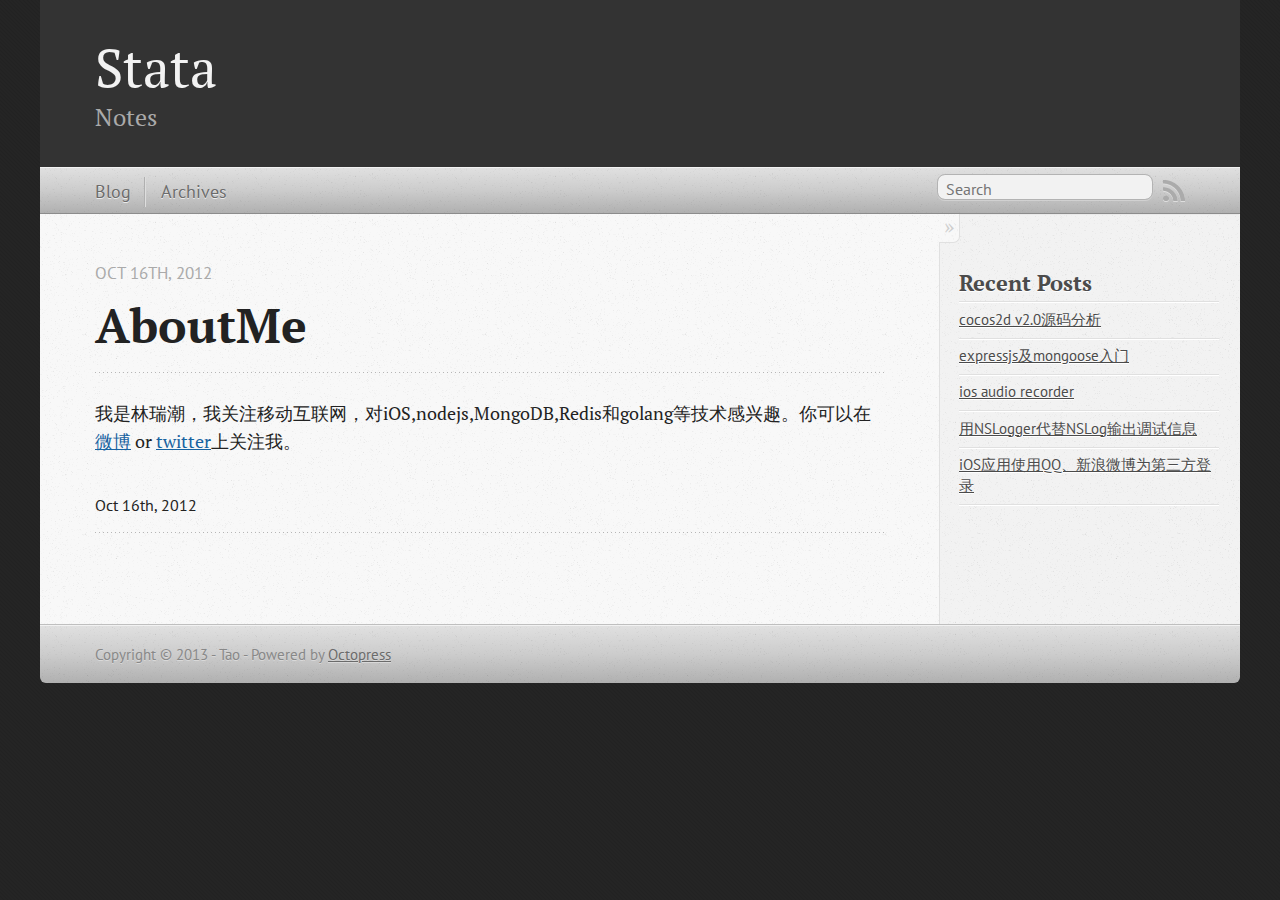
<file: aboutme/index.html>
<!DOCTYPE html>
<!--[if IEMobile 7 ]><html class="no-js iem7"><![endif]-->
<!--[if lt IE 9]><html class="no-js lte-ie8"><![endif]-->
<!--[if (gt IE 8)|(gt IEMobile 7)|!(IEMobile)|!(IE)]><!--><html class="no-js" lang="en"><!--<![endif]-->
<head>
  <meta charset="utf-8">
  <title>AboutMe - Stata</title>
  <meta name="author" content="Tao">

  
  <meta name="description" content="AboutMe Oct 16th, 2012 我是林瑞潮，我关注移动互联网，对iOS,nodejs,MongoDB,Redis和golang等技术感兴趣。你可以在微博 or twitter上关注我。 Oct 16th, 2012 Recent Posts cocos2d v2.0源码分析 &hellip;">
  

  <!-- http://t.co/dKP3o1e -->
  <meta name="HandheldFriendly" content="True">
  <meta name="MobileOptimized" content="320">
  <meta name="viewport" content="width=device-width, initial-scale=1">

  
  <link rel="canonical" href="http://qtao.com//aboutme/">
  <link href="/favicon.png" rel="icon">
  <link href="/stylesheets/screen.css" media="screen, projection" rel="stylesheet" type="text/css">
  <script src="/javascripts/modernizr-2.0.js"></script>
  <script src="/javascripts/ender.js"></script>
  <script src="/javascripts/octopress.js" type="text/javascript"></script>
  <link href="/atom.xml" rel="alternate" title="Stata" type="application/atom+xml">
  <!--Fonts from Google"s Web font directory at http://google.com/webfonts -->
<link href="http://fonts.googleapis.com/css?family=PT+Serif:regular,italic,bold,bolditalic" rel="stylesheet" type="text/css">
<link href="http://fonts.googleapis.com/css?family=PT+Sans:regular,italic,bold,bolditalic" rel="stylesheet" type="text/css">

  

</head>

<body   >
  <header role="banner"><hgroup>
  <h1><a href="/">Stata</a></h1>
  
    <h2>Notes</h2>
  
</hgroup>

</header>
  <nav role="navigation"><ul class="subscription" data-subscription="rss">
  <li><a href="/atom.xml" rel="subscribe-rss" title="subscribe via RSS">RSS</a></li>
  
</ul>
  
<form action="http://google.com/search" method="get">
  <fieldset role="search">
    <input type="hidden" name="q" value="site:qtao.com/" />
    <input class="search" type="text" name="q" results="0" placeholder="Search"/>
  </fieldset>
</form>
  
<ul class="main-navigation">
  <li><a href="/">Blog</a></li>
  <li><a href="/blog/archives">Archives</a></li>
</ul>

</nav>
  <div id="main">
    <div id="content">
      <div>
<article role="article">
  
  <header>
    <h1 class="entry-title">AboutMe</h1>
    <p class="meta">








  


<time datetime="2012-10-16T22:57:00+08:00" pubdate data-updated="true">Oct 16<span>th</span>, 2012</time></p>
  </header>
  
  <p>我是林瑞潮，我关注移动互联网，对iOS,nodejs,MongoDB,Redis和golang等技术感兴趣。你可以在<a href="http://weibo.com/lintide">微博</a> or <a href="http://twitter.com/lintide">twitter</a>上关注我。</p>

  
    <footer>
      <p class="meta">
        
        








  


<time datetime="2012-10-16T22:57:00+08:00" pubdate data-updated="true">Oct 16<span>th</span>, 2012</time>
        
      </p>
      
        <div class="sharing">
  
  
  
</div>

      
    </footer>
  
</article>

</div>

<aside class="sidebar">
  
    <section>
  <h1>Recent Posts</h1>
  <ul id="recent_posts">
    
      <li class="post">
        <a href="/blog/2013/02/23/cocos2d-v2-dot-0-source/">cocos2d v2.0源码分析</a>
      </li>
    
      <li class="post">
        <a href="/blog/2012/10/26/expressjs-mongoose/">expressjs及mongoose入门</a>
      </li>
    
      <li class="post">
        <a href="/blog/2012/10/23/ios-audio-recorder/">ios audio recorder</a>
      </li>
    
      <li class="post">
        <a href="/blog/2012/10/20/how-to-use-nslogger/">用NSLogger代替NSLog输出调试信息</a>
      </li>
    
      <li class="post">
        <a href="/blog/2012/10/19/ios-app-login-by-qq-tencentoauth/">iOS应用使用QQ、新浪微博为第三方登录</a>
      </li>
    
  </ul>
</section>






  
</aside>


    </div>
  </div>
  <footer role="contentinfo"><p>
  Copyright &copy; 2013 - Tao -
  <span class="credit">Powered by <a href="http://octopress.org">Octopress</a></span>
</p>

</footer>
  











</body>
</html>
</file>
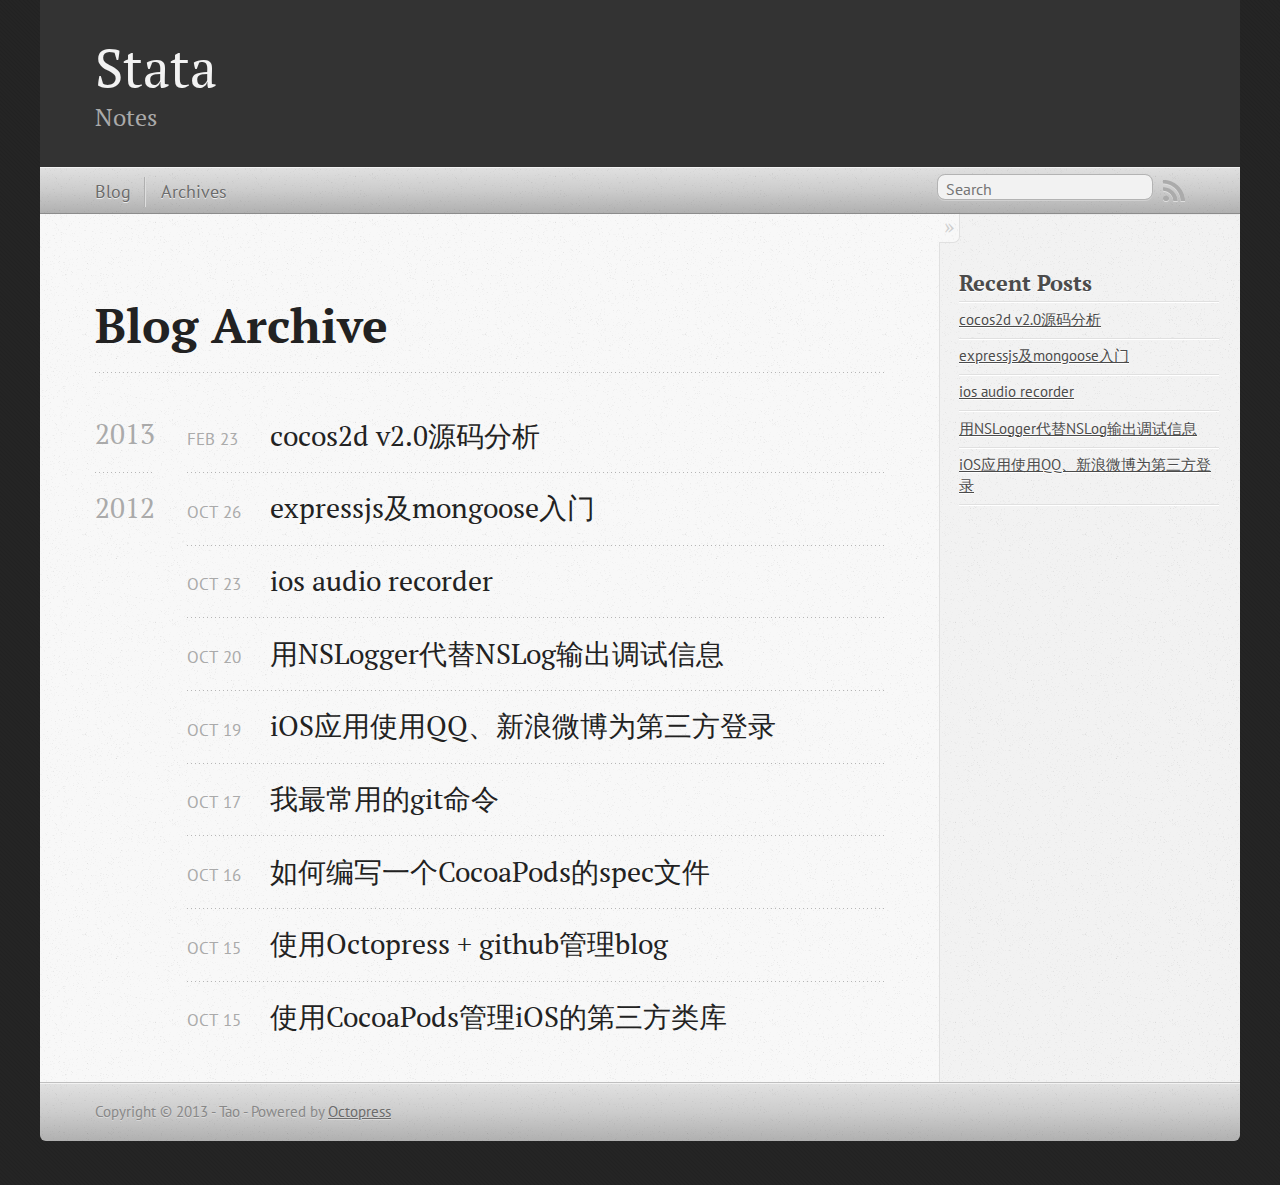
<file: blog/archives/index.html>
<!DOCTYPE html>
<!--[if IEMobile 7 ]><html class="no-js iem7"><![endif]-->
<!--[if lt IE 9]><html class="no-js lte-ie8"><![endif]-->
<!--[if (gt IE 8)|(gt IEMobile 7)|!(IEMobile)|!(IE)]><!--><html class="no-js" lang="en"><!--<![endif]-->
<head>
  <meta charset="utf-8">
  <title>Blog Archive - Stata</title>
  <meta name="author" content="Tao">

  
  <meta name="description" content="Blog Archive 2013 cocos2d v2.0源码分析
Feb 23 2013 2012 expressjs及mongoose入门
Oct 26 2012 ios audio recorder
Oct 23 2012 用NSLogger代替NSLog输出调试信息
Oct 20 &hellip;">
  

  <!-- http://t.co/dKP3o1e -->
  <meta name="HandheldFriendly" content="True">
  <meta name="MobileOptimized" content="320">
  <meta name="viewport" content="width=device-width, initial-scale=1">

  
  <link rel="canonical" href="http://qtao.com//blog/archives/">
  <link href="/favicon.png" rel="icon">
  <link href="/stylesheets/screen.css" media="screen, projection" rel="stylesheet" type="text/css">
  <script src="/javascripts/modernizr-2.0.js"></script>
  <script src="/javascripts/ender.js"></script>
  <script src="/javascripts/octopress.js" type="text/javascript"></script>
  <link href="/atom.xml" rel="alternate" title="Stata" type="application/atom+xml">
  <!--Fonts from Google"s Web font directory at http://google.com/webfonts -->
<link href="http://fonts.googleapis.com/css?family=PT+Serif:regular,italic,bold,bolditalic" rel="stylesheet" type="text/css">
<link href="http://fonts.googleapis.com/css?family=PT+Sans:regular,italic,bold,bolditalic" rel="stylesheet" type="text/css">

  

</head>

<body   >
  <header role="banner"><hgroup>
  <h1><a href="/">Stata</a></h1>
  
    <h2>Notes</h2>
  
</hgroup>

</header>
  <nav role="navigation"><ul class="subscription" data-subscription="rss">
  <li><a href="/atom.xml" rel="subscribe-rss" title="subscribe via RSS">RSS</a></li>
  
</ul>
  
<form action="http://google.com/search" method="get">
  <fieldset role="search">
    <input type="hidden" name="q" value="site:qtao.com/" />
    <input class="search" type="text" name="q" results="0" placeholder="Search"/>
  </fieldset>
</form>
  
<ul class="main-navigation">
  <li><a href="/">Blog</a></li>
  <li><a href="/blog/archives">Archives</a></li>
</ul>

</nav>
  <div id="main">
    <div id="content">
      <div>
<article role="article">
  
  <header>
    <h1 class="entry-title">Blog Archive</h1>
    
  </header>
  
  <div id="blog-archives">



  
  <h2>2013</h2>

<article>
  
<h1><a href="/blog/2013/02/23/cocos2d-v2-dot-0-source/">cocos2d v2.0源码分析</a></h1>
<time datetime="2013-02-23T14:15:00+08:00" pubdate><span class='month'>Feb</span> <span class='day'>23</span> <span class='year'>2013</span></time>


</article>



  
  <h2>2012</h2>

<article>
  
<h1><a href="/blog/2012/10/26/expressjs-mongoose/">expressjs及mongoose入门</a></h1>
<time datetime="2012-10-26T12:04:00+08:00" pubdate><span class='month'>Oct</span> <span class='day'>26</span> <span class='year'>2012</span></time>


</article>



<article>
  
<h1><a href="/blog/2012/10/23/ios-audio-recorder/">ios audio recorder</a></h1>
<time datetime="2012-10-23T03:15:00+08:00" pubdate><span class='month'>Oct</span> <span class='day'>23</span> <span class='year'>2012</span></time>


</article>



<article>
  
<h1><a href="/blog/2012/10/20/how-to-use-nslogger/">用NSLogger代替NSLog输出调试信息</a></h1>
<time datetime="2012-10-20T22:03:00+08:00" pubdate><span class='month'>Oct</span> <span class='day'>20</span> <span class='year'>2012</span></time>


</article>



<article>
  
<h1><a href="/blog/2012/10/19/ios-app-login-by-qq-tencentoauth/">iOS应用使用QQ、新浪微博为第三方登录</a></h1>
<time datetime="2012-10-19T01:49:00+08:00" pubdate><span class='month'>Oct</span> <span class='day'>19</span> <span class='year'>2012</span></time>


</article>



<article>
  
<h1><a href="/blog/2012/10/17/my-the-most-commonly-used-git-commands/">我最常用的git命令</a></h1>
<time datetime="2012-10-17T12:43:00+08:00" pubdate><span class='month'>Oct</span> <span class='day'>17</span> <span class='year'>2012</span></time>


</article>



<article>
  
<h1><a href="/blog/2012/10/16/how-to-create-a-cocoapods-spec-file/">如何编写一个CocoaPods的spec文件</a></h1>
<time datetime="2012-10-16T19:04:00+08:00" pubdate><span class='month'>Oct</span> <span class='day'>16</span> <span class='year'>2012</span></time>


</article>



<article>
  
<h1><a href="/blog/2012/10/15/how-to-use-octopress/">使用Octopress + github管理blog</a></h1>
<time datetime="2012-10-15T02:44:00+08:00" pubdate><span class='month'>Oct</span> <span class='day'>15</span> <span class='year'>2012</span></time>


</article>



<article>
  
<h1><a href="/blog/2012/10/15/how-to-use-cocoapods/">使用CocoaPods管理iOS的第三方类库</a></h1>
<time datetime="2012-10-15T02:44:00+08:00" pubdate><span class='month'>Oct</span> <span class='day'>15</span> <span class='year'>2012</span></time>


</article>

</div>

  
</article>

</div>

<aside class="sidebar">
  
    <section>
  <h1>Recent Posts</h1>
  <ul id="recent_posts">
    
      <li class="post">
        <a href="/blog/2013/02/23/cocos2d-v2-dot-0-source/">cocos2d v2.0源码分析</a>
      </li>
    
      <li class="post">
        <a href="/blog/2012/10/26/expressjs-mongoose/">expressjs及mongoose入门</a>
      </li>
    
      <li class="post">
        <a href="/blog/2012/10/23/ios-audio-recorder/">ios audio recorder</a>
      </li>
    
      <li class="post">
        <a href="/blog/2012/10/20/how-to-use-nslogger/">用NSLogger代替NSLog输出调试信息</a>
      </li>
    
      <li class="post">
        <a href="/blog/2012/10/19/ios-app-login-by-qq-tencentoauth/">iOS应用使用QQ、新浪微博为第三方登录</a>
      </li>
    
  </ul>
</section>






  
</aside>


    </div>
  </div>
  <footer role="contentinfo"><p>
  Copyright &copy; 2013 - Tao -
  <span class="credit">Powered by <a href="http://octopress.org">Octopress</a></span>
</p>

</footer>
  











</body>
</html>
</file>
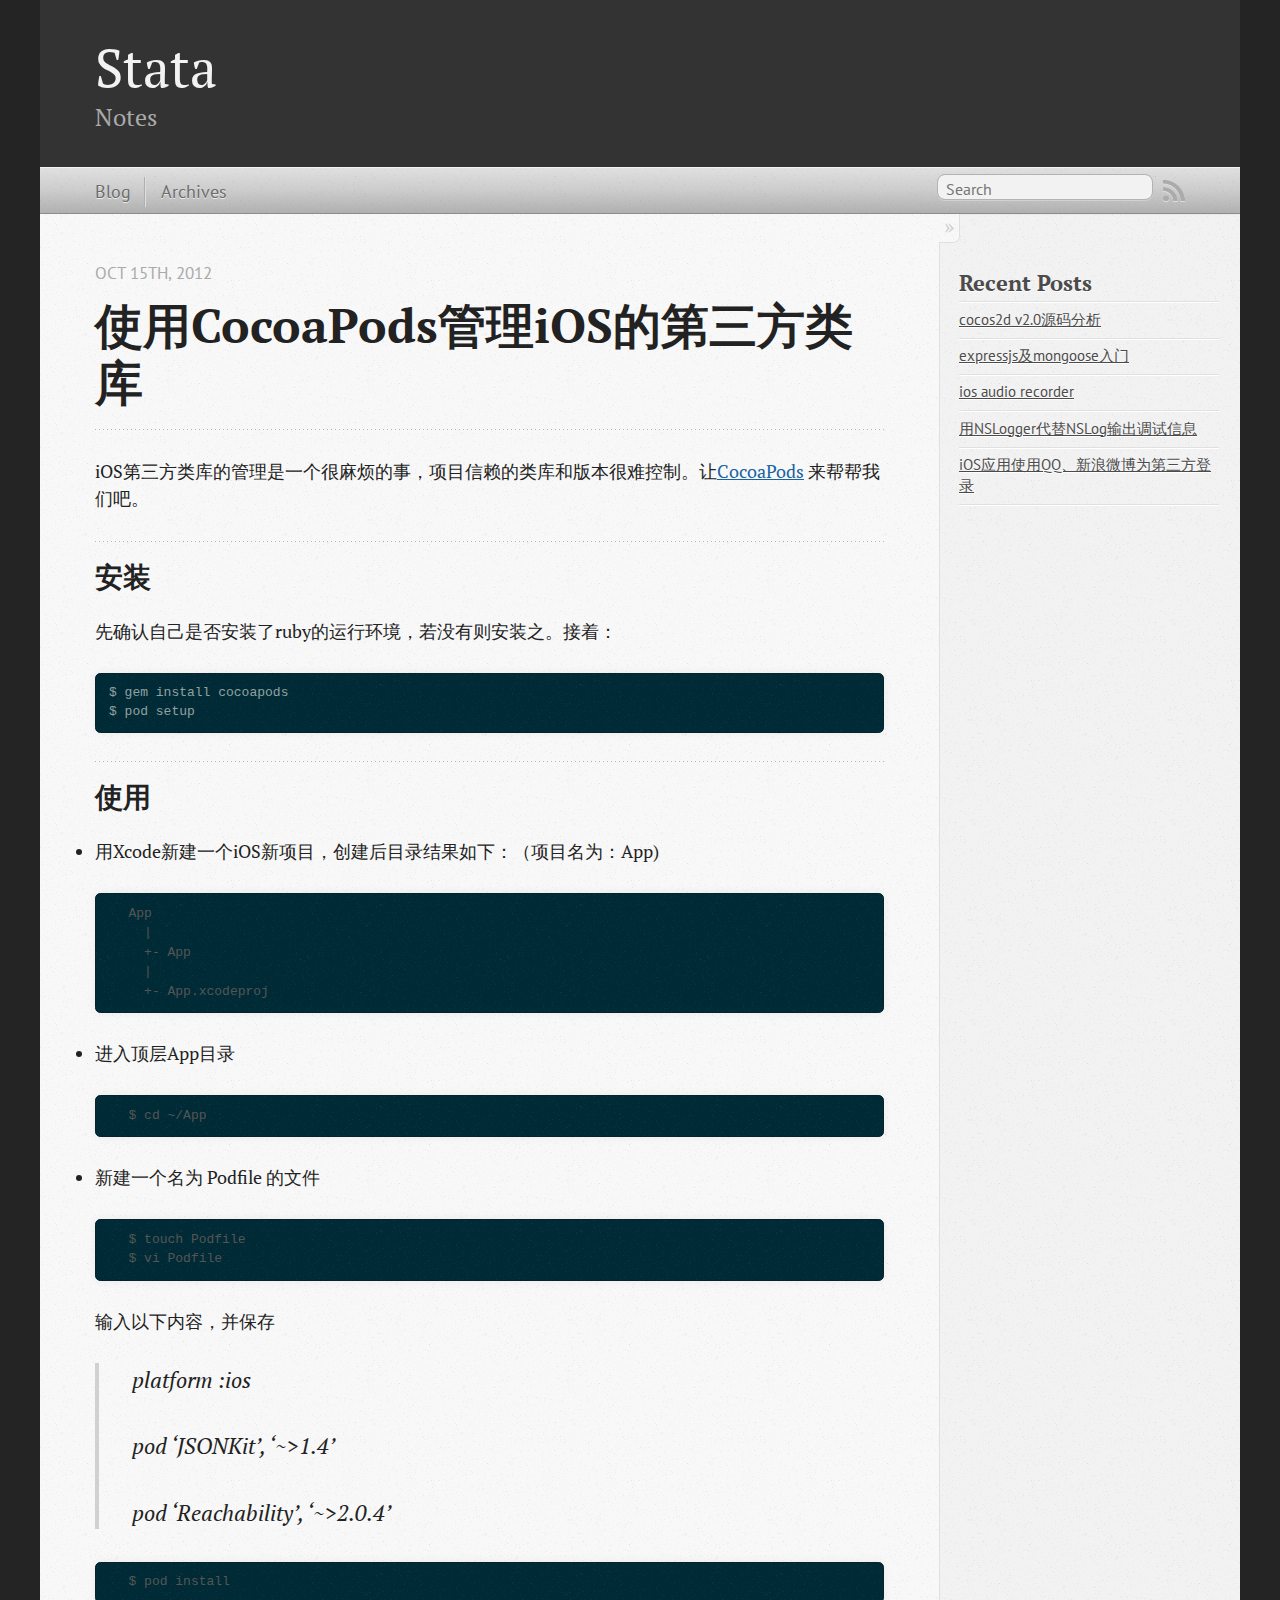
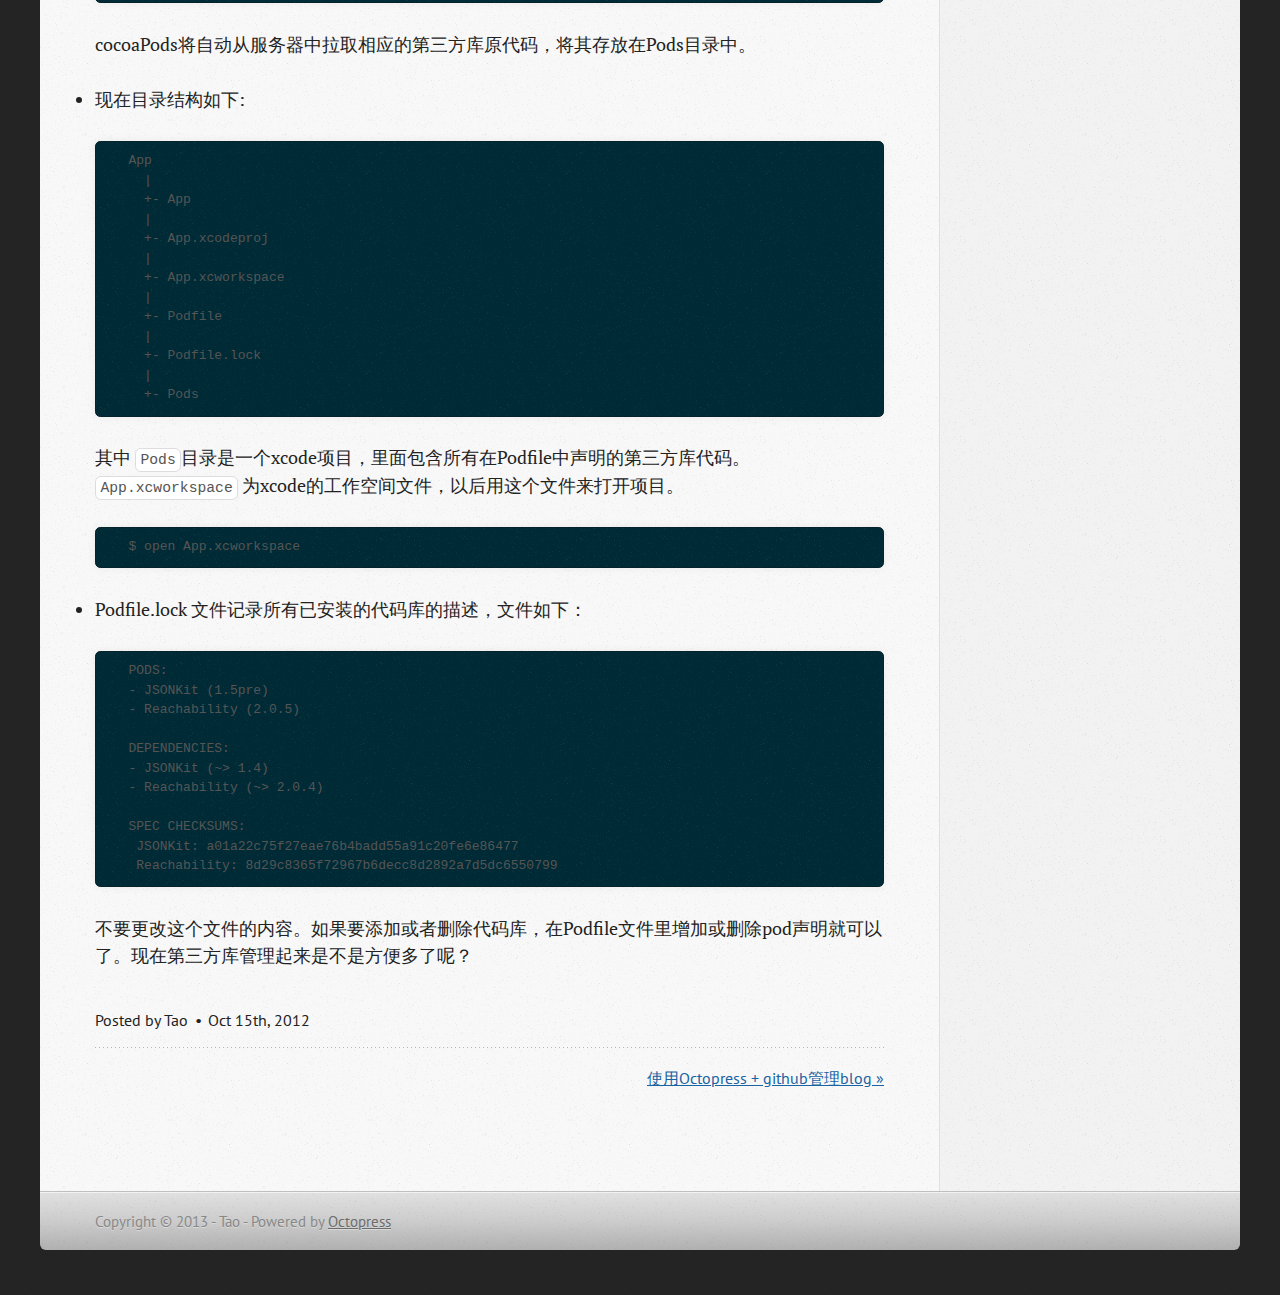
<file: blog/2012/10/15/how-to-use-cocoapods/index.html>
<!DOCTYPE html>
<!--[if IEMobile 7 ]><html class="no-js iem7"><![endif]-->
<!--[if lt IE 9]><html class="no-js lte-ie8"><![endif]-->
<!--[if (gt IE 8)|(gt IEMobile 7)|!(IEMobile)|!(IE)]><!--><html class="no-js" lang="en"><!--<![endif]-->
<head>
  <meta charset="utf-8">
  <title>使用CocoaPods管理iOS的第三方类库 - Stata</title>
  <meta name="author" content="Tao">

  
  <meta name="description" content="iOS第三方类库的管理是一个很麻烦的事，项目信赖的类库和版本很难控制。让CocoaPods 来帮帮我们吧。 安装 先确认自己是否安装了ruby的运行环境，若没有则安装之。接着： $ gem install cocoapods
$ pod setup 使用 用Xcode新建一个iOS新项目， &hellip;">
  

  <!-- http://t.co/dKP3o1e -->
  <meta name="HandheldFriendly" content="True">
  <meta name="MobileOptimized" content="320">
  <meta name="viewport" content="width=device-width, initial-scale=1">

  
  <link rel="canonical" href="http://qtao.com//blog/2012/10/15/how-to-use-cocoapods/">
  <link href="/favicon.png" rel="icon">
  <link href="/stylesheets/screen.css" media="screen, projection" rel="stylesheet" type="text/css">
  <script src="/javascripts/modernizr-2.0.js"></script>
  <script src="/javascripts/ender.js"></script>
  <script src="/javascripts/octopress.js" type="text/javascript"></script>
  <link href="/atom.xml" rel="alternate" title="Stata" type="application/atom+xml">
  <!--Fonts from Google"s Web font directory at http://google.com/webfonts -->
<link href="http://fonts.googleapis.com/css?family=PT+Serif:regular,italic,bold,bolditalic" rel="stylesheet" type="text/css">
<link href="http://fonts.googleapis.com/css?family=PT+Sans:regular,italic,bold,bolditalic" rel="stylesheet" type="text/css">

  

</head>

<body   >
  <header role="banner"><hgroup>
  <h1><a href="/">Stata</a></h1>
  
    <h2>Notes</h2>
  
</hgroup>

</header>
  <nav role="navigation"><ul class="subscription" data-subscription="rss">
  <li><a href="/atom.xml" rel="subscribe-rss" title="subscribe via RSS">RSS</a></li>
  
</ul>
  
<form action="http://google.com/search" method="get">
  <fieldset role="search">
    <input type="hidden" name="q" value="site:qtao.com/" />
    <input class="search" type="text" name="q" results="0" placeholder="Search"/>
  </fieldset>
</form>
  
<ul class="main-navigation">
  <li><a href="/">Blog</a></li>
  <li><a href="/blog/archives">Archives</a></li>
</ul>

</nav>
  <div id="main">
    <div id="content">
      <div>
<article class="hentry" role="article">
  
  <header>
    
      <h1 class="entry-title">使用CocoaPods管理iOS的第三方类库</h1>
    
    
      <p class="meta">
        








  


<time datetime="2012-10-15T02:44:00+08:00" pubdate data-updated="true">Oct 15<span>th</span>, 2012</time>
        
      </p>
    
  </header>


<div class="entry-content"><p>iOS第三方类库的管理是一个很麻烦的事，项目信赖的类库和版本很难控制。让<a href="https://github.com/CocoaPods/CocoaPods">CocoaPods</a> 来帮帮我们吧。</p>

<h2>安装</h2>

<p>先确认自己是否安装了ruby的运行环境，若没有则安装之。接着：</p>

<pre><code>$ gem install cocoapods
$ pod setup
</code></pre>

<h2>使用</h2>

<ul>
<li><p>用Xcode新建一个iOS新项目，创建后目录结果如下：（项目名为：App)</p>

<pre><code>  App
    |
    +- App
    |
    +- App.xcodeproj
</code></pre></li>
<li><p>进入顶层App目录</p>

<pre><code>  $ cd ~/App
</code></pre></li>
<li><p>新建一个名为 Podfile 的文件</p>

<pre><code>  $ touch Podfile
  $ vi Podfile
</code></pre>

<p>  输入以下内容，并保存</p>

<blockquote><p>platform :ios</p>

<p>pod &#8216;JSONKit&#8217;,     &#8216;~>1.4&#8217;</p>

<p>pod &#8216;Reachability&#8217;,     &#8216;~>2.0.4&#8217;</p></blockquote>

<pre><code>  $ pod install
</code></pre>

<p>  cocoaPods将自动从服务器中拉取相应的第三方库原代码，将其存放在Pods目录中。</p></li>
<li><p>现在目录结构如下:</p>

<pre><code>  App
    |
    +- App
    |
    +- App.xcodeproj
    |
    +- App.xcworkspace
    |
    +- Podfile
    |
    +- Podfile.lock
    |
    +- Pods
</code></pre>

<p>  其中 <code>Pods</code>目录是一个xcode项目，里面包含所有在Podfile中声明的第三方库代码。<code>App.xcworkspace</code> 为xcode的工作空间文件，以后用这个文件来打开项目。</p>

<pre><code>  $ open App.xcworkspace
</code></pre></li>
<li><p>Podfile.lock 文件记录所有已安装的代码库的描述，文件如下：</p>

<pre><code>  PODS:
  - JSONKit (1.5pre)
  - Reachability (2.0.5)

  DEPENDENCIES:
  - JSONKit (~&gt; 1.4)
  - Reachability (~&gt; 2.0.4)

  SPEC CHECKSUMS:
   JSONKit: a01a22c75f27eae76b4badd55a91c20fe6e86477
   Reachability: 8d29c8365f72967b6decc8d2892a7d5dc6550799
</code></pre>

<p>  不要更改这个文件的内容。如果要添加或者删除代码库，在Podfile文件里增加或删除pod声明就可以了。现在第三方库管理起来是不是方便多了呢？</p></li>
</ul>

</div>


  <footer>
    <p class="meta">
      
  

<span class="byline author vcard">Posted by <span class="fn">Tao</span></span>

      








  


<time datetime="2012-10-15T02:44:00+08:00" pubdate data-updated="true">Oct 15<span>th</span>, 2012</time>
      


    </p>
    
      <div class="sharing">
  
  
  
</div>

    
    <p class="meta">
      
      
        <a class="basic-alignment right" href="/blog/2012/10/15/how-to-use-octopress/" title="Next Post: 使用Octopress + github管理blog">使用Octopress + github管理blog &raquo;</a>
      
    </p>
  </footer>
</article>

</div>

<aside class="sidebar">
  
    <section>
  <h1>Recent Posts</h1>
  <ul id="recent_posts">
    
      <li class="post">
        <a href="/blog/2013/02/23/cocos2d-v2-dot-0-source/">cocos2d v2.0源码分析</a>
      </li>
    
      <li class="post">
        <a href="/blog/2012/10/26/expressjs-mongoose/">expressjs及mongoose入门</a>
      </li>
    
      <li class="post">
        <a href="/blog/2012/10/23/ios-audio-recorder/">ios audio recorder</a>
      </li>
    
      <li class="post">
        <a href="/blog/2012/10/20/how-to-use-nslogger/">用NSLogger代替NSLog输出调试信息</a>
      </li>
    
      <li class="post">
        <a href="/blog/2012/10/19/ios-app-login-by-qq-tencentoauth/">iOS应用使用QQ、新浪微博为第三方登录</a>
      </li>
    
  </ul>
</section>






  
</aside>


    </div>
  </div>
  <footer role="contentinfo"><p>
  Copyright &copy; 2013 - Tao -
  <span class="credit">Powered by <a href="http://octopress.org">Octopress</a></span>
</p>

</footer>
  











</body>
</html>
</file>
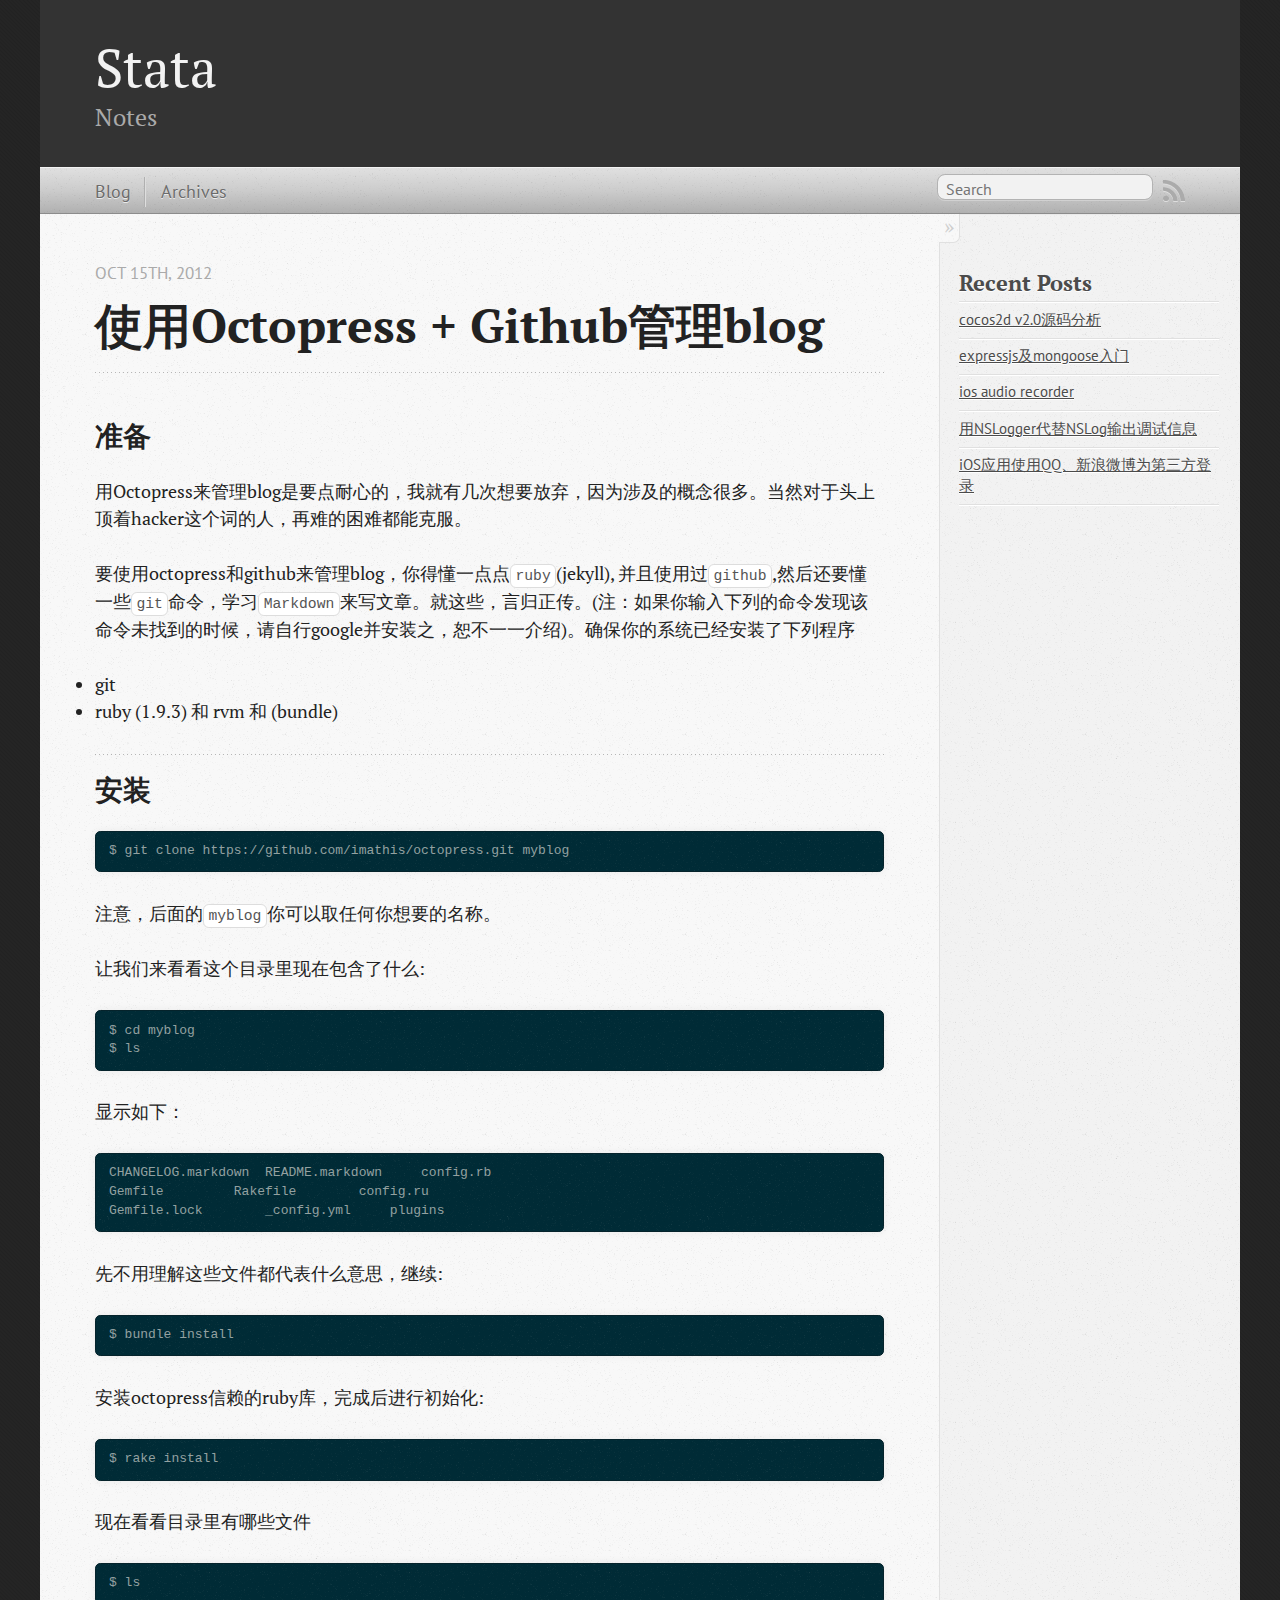
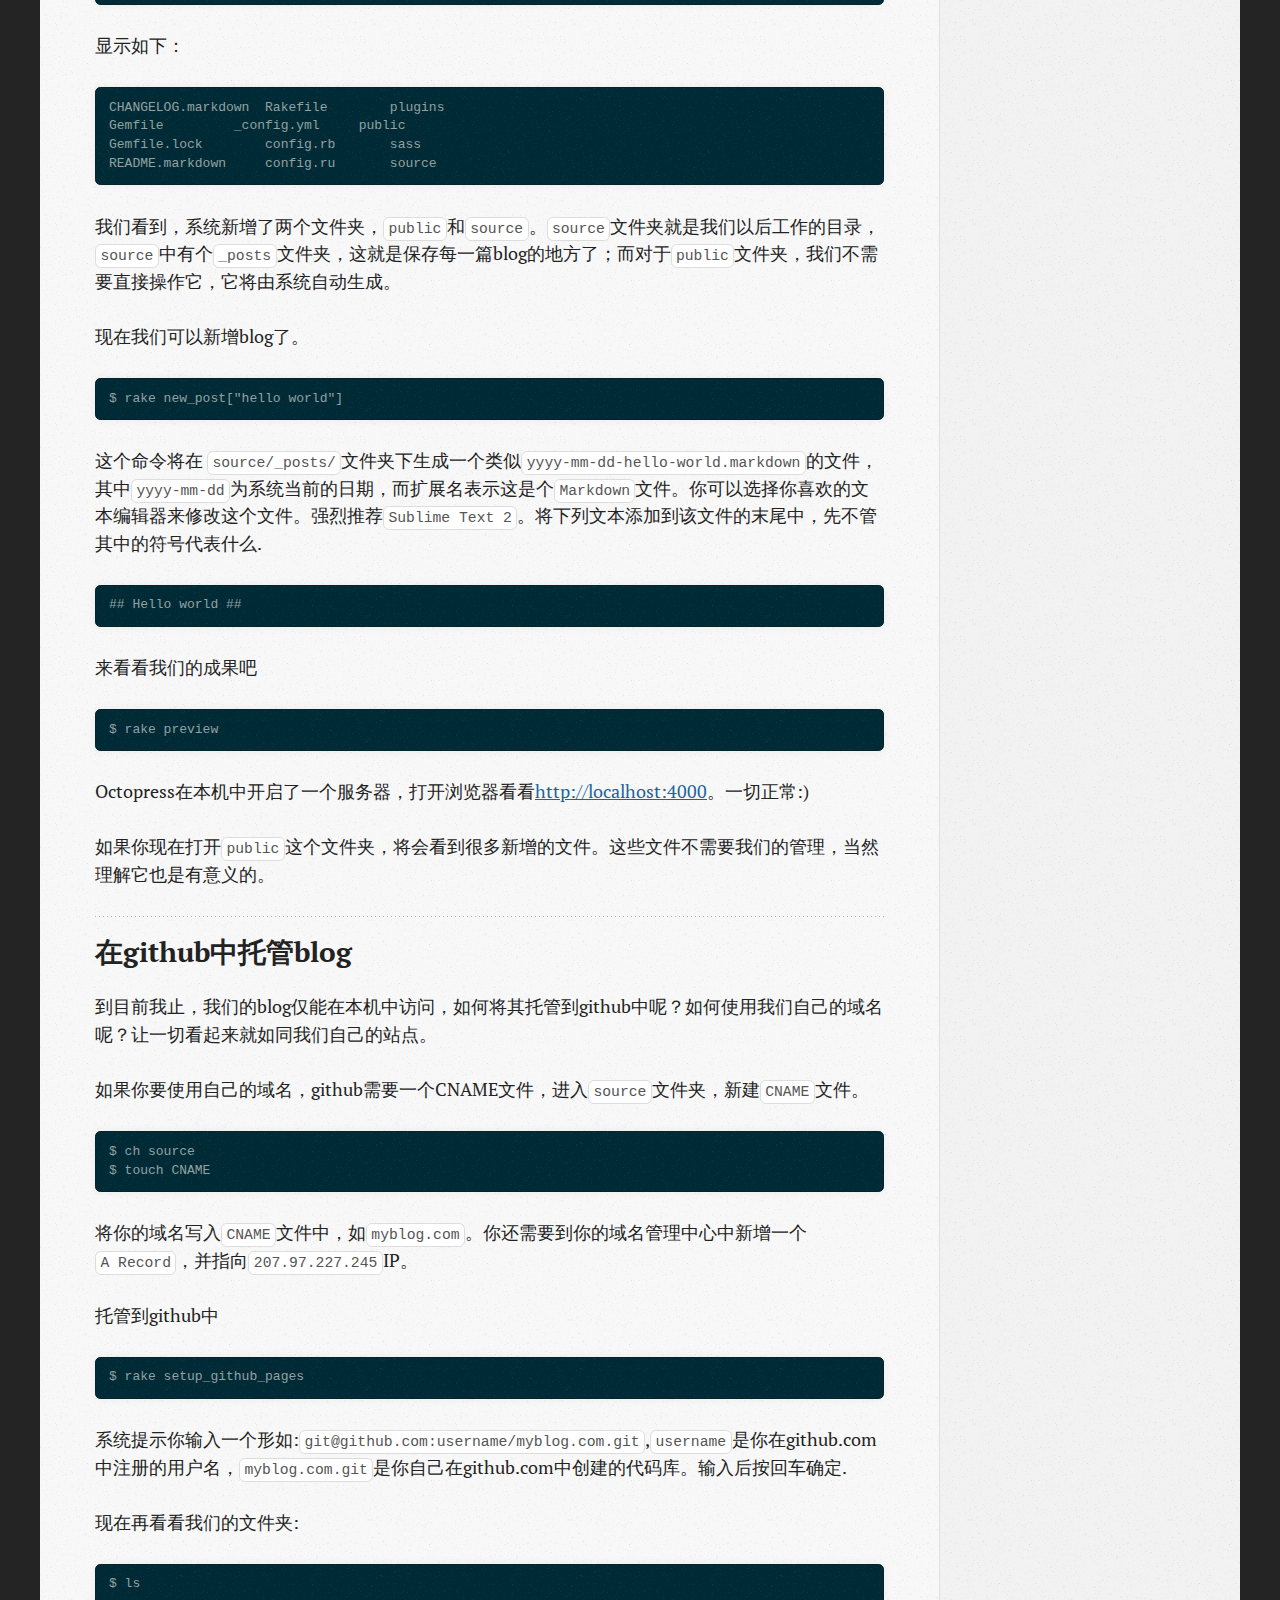
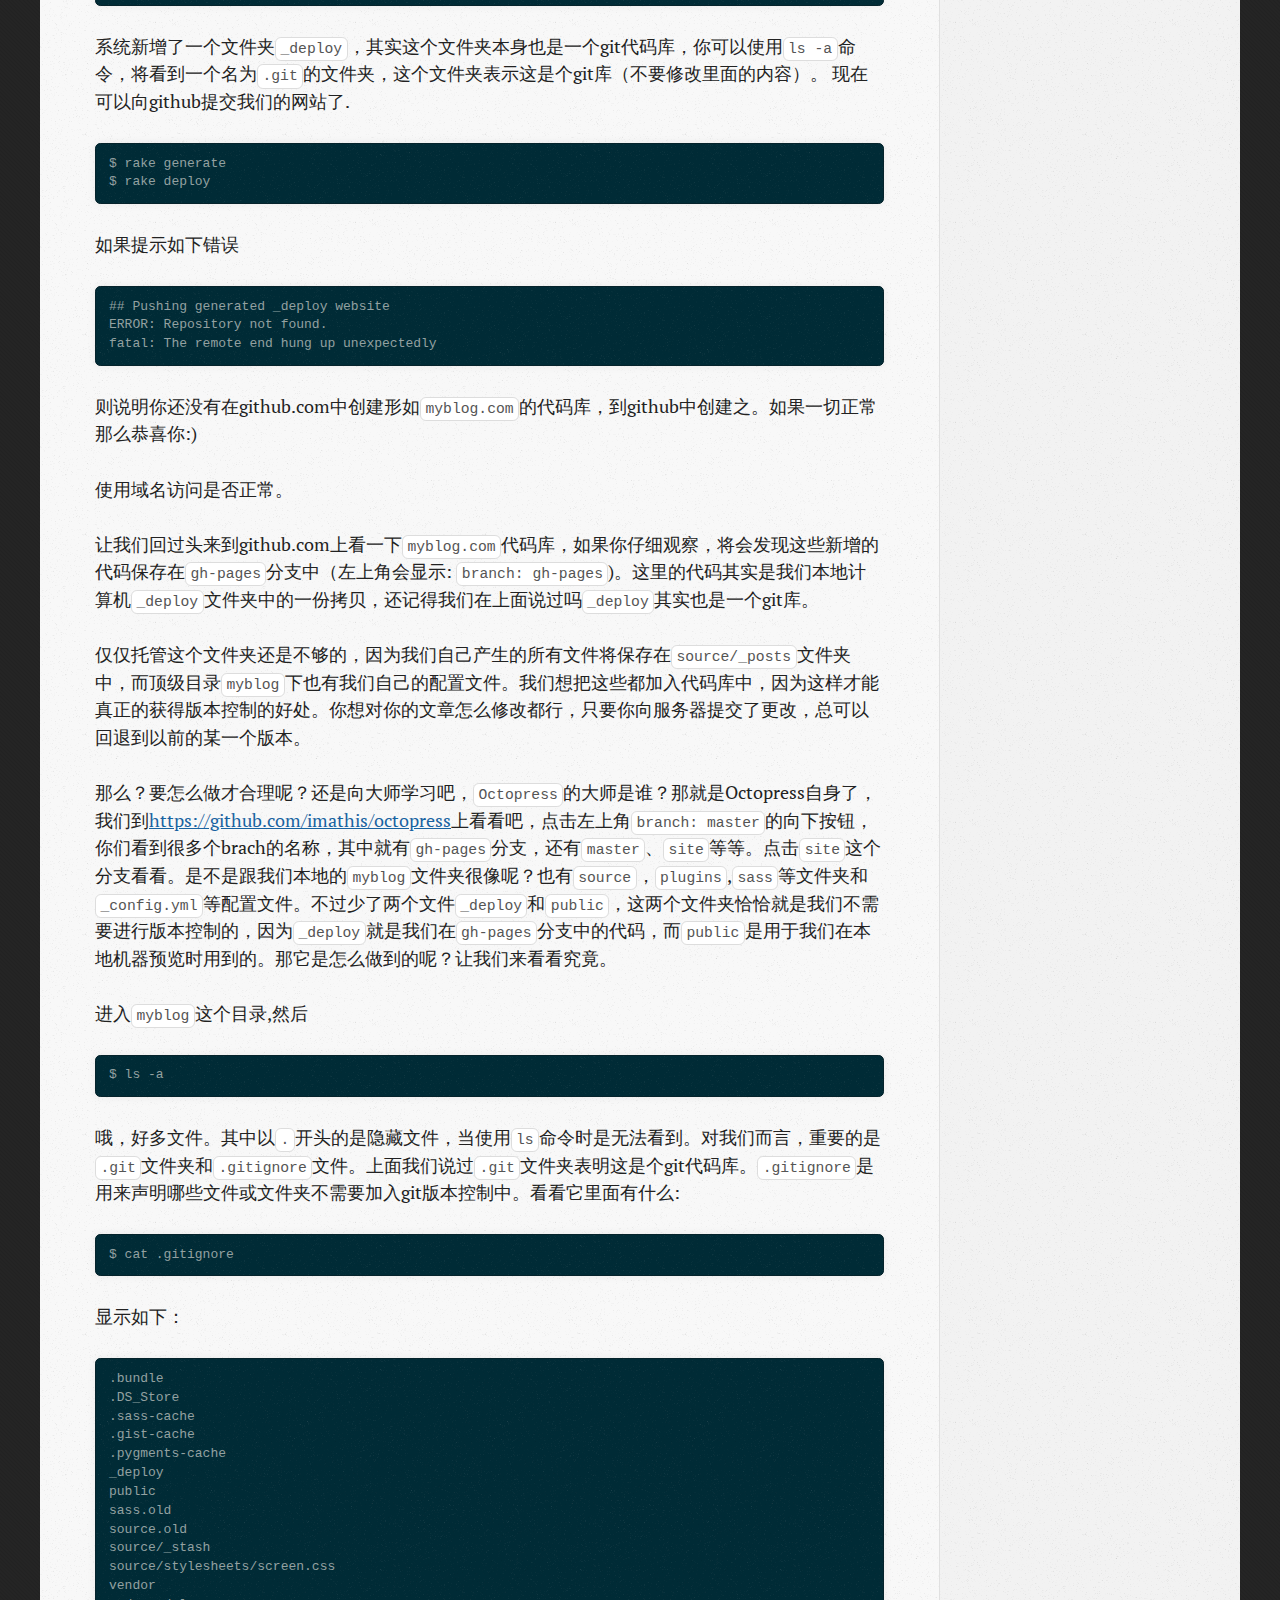
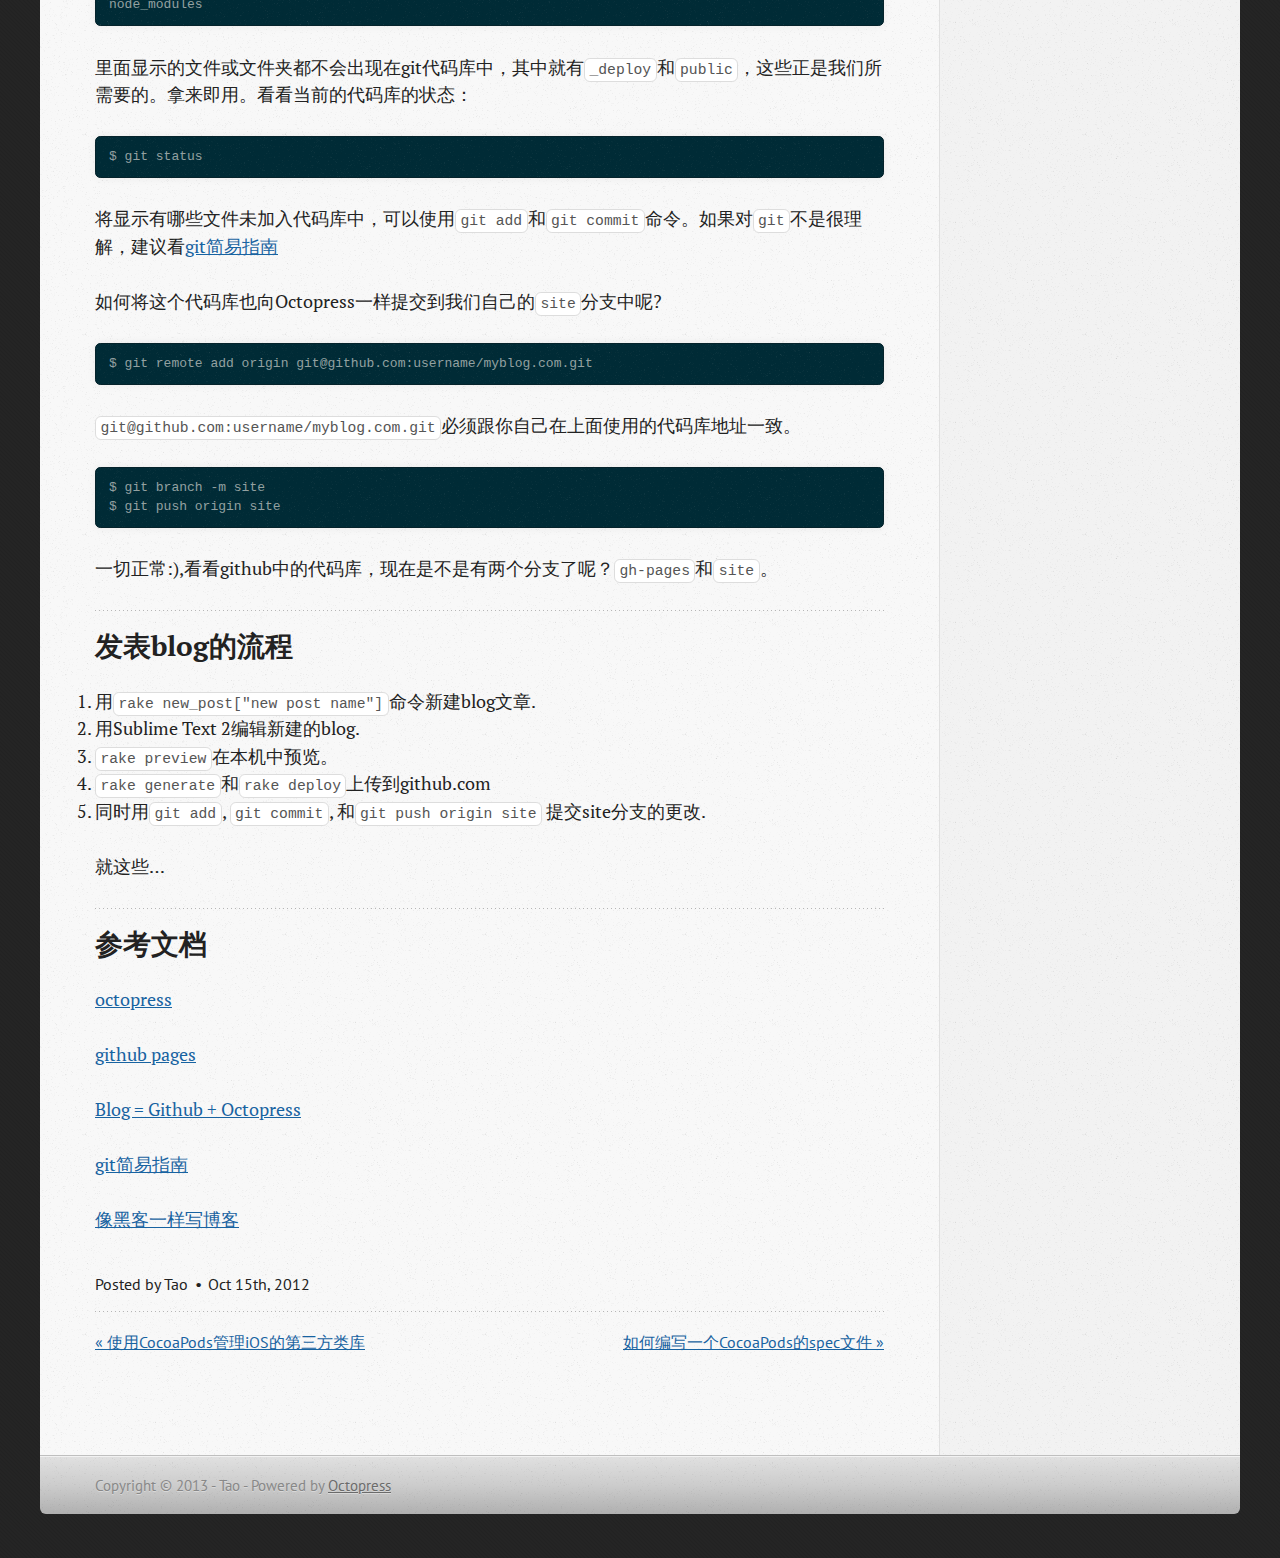
<file: blog/2012/10/15/how-to-use-octopress/index.html>
<!DOCTYPE html>
<!--[if IEMobile 7 ]><html class="no-js iem7"><![endif]-->
<!--[if lt IE 9]><html class="no-js lte-ie8"><![endif]-->
<!--[if (gt IE 8)|(gt IEMobile 7)|!(IEMobile)|!(IE)]><!--><html class="no-js" lang="en"><!--<![endif]-->
<head>
  <meta charset="utf-8">
  <title>使用Octopress + github管理blog - Stata</title>
  <meta name="author" content="Tao">

  
  <meta name="description" content="准备 用Octopress来管理blog是要点耐心的，我就有几次想要放弃，因为涉及的概念很多。当然对于头上顶着hacker这个词的人，再难的困难都能克服。 要使用octopress和github来管理blog，你得懂一点点ruby(jekyll), 并且使用过github,然后还要懂一些git命令 &hellip;">
  

  <!-- http://t.co/dKP3o1e -->
  <meta name="HandheldFriendly" content="True">
  <meta name="MobileOptimized" content="320">
  <meta name="viewport" content="width=device-width, initial-scale=1">

  
  <link rel="canonical" href="http://qtao.com//blog/2012/10/15/how-to-use-octopress/">
  <link href="/favicon.png" rel="icon">
  <link href="/stylesheets/screen.css" media="screen, projection" rel="stylesheet" type="text/css">
  <script src="/javascripts/modernizr-2.0.js"></script>
  <script src="/javascripts/ender.js"></script>
  <script src="/javascripts/octopress.js" type="text/javascript"></script>
  <link href="/atom.xml" rel="alternate" title="Stata" type="application/atom+xml">
  <!--Fonts from Google"s Web font directory at http://google.com/webfonts -->
<link href="http://fonts.googleapis.com/css?family=PT+Serif:regular,italic,bold,bolditalic" rel="stylesheet" type="text/css">
<link href="http://fonts.googleapis.com/css?family=PT+Sans:regular,italic,bold,bolditalic" rel="stylesheet" type="text/css">

  

</head>

<body   >
  <header role="banner"><hgroup>
  <h1><a href="/">Stata</a></h1>
  
    <h2>Notes</h2>
  
</hgroup>

</header>
  <nav role="navigation"><ul class="subscription" data-subscription="rss">
  <li><a href="/atom.xml" rel="subscribe-rss" title="subscribe via RSS">RSS</a></li>
  
</ul>
  
<form action="http://google.com/search" method="get">
  <fieldset role="search">
    <input type="hidden" name="q" value="site:qtao.com/" />
    <input class="search" type="text" name="q" results="0" placeholder="Search"/>
  </fieldset>
</form>
  
<ul class="main-navigation">
  <li><a href="/">Blog</a></li>
  <li><a href="/blog/archives">Archives</a></li>
</ul>

</nav>
  <div id="main">
    <div id="content">
      <div>
<article class="hentry" role="article">
  
  <header>
    
      <h1 class="entry-title">使用Octopress + Github管理blog</h1>
    
    
      <p class="meta">
        








  


<time datetime="2012-10-15T02:44:00+08:00" pubdate data-updated="true">Oct 15<span>th</span>, 2012</time>
        
      </p>
    
  </header>


<div class="entry-content"><h2>准备</h2>

<p>用Octopress来管理blog是要点耐心的，我就有几次想要放弃，因为涉及的概念很多。当然对于头上顶着hacker这个词的人，再难的困难都能克服。</p>

<p>要使用octopress和github来管理blog，你得懂一点点<code>ruby</code>(jekyll), 并且使用过<code>github</code>,然后还要懂一些<code>git</code>命令，学习<code>Markdown</code>来写文章。就这些，言归正传。(注：如果你输入下列的命令发现该命令未找到的时候，请自行google并安装之，恕不一一介绍)。确保你的系统已经安装了下列程序</p>

<ul>
<li>git</li>
<li>ruby (1.9.3) 和 rvm 和 (bundle)</li>
</ul>


<h2>安装</h2>

<pre><code>$ git clone https://github.com/imathis/octopress.git myblog
</code></pre>

<p>注意，后面的<code>myblog</code>你可以取任何你想要的名称。</p>

<p>让我们来看看这个目录里现在包含了什么:</p>

<pre><code>$ cd myblog
$ ls
</code></pre>

<p>显示如下：</p>

<pre><code>CHANGELOG.markdown  README.markdown     config.rb
Gemfile         Rakefile        config.ru
Gemfile.lock        _config.yml     plugins
</code></pre>

<p>先不用理解这些文件都代表什么意思，继续:</p>

<pre><code>$ bundle install
</code></pre>

<p>安装octopress信赖的ruby库，完成后进行初始化:</p>

<pre><code>$ rake install
</code></pre>

<p>现在看看目录里有哪些文件</p>

<pre><code>$ ls
</code></pre>

<p>显示如下：</p>

<pre><code>CHANGELOG.markdown  Rakefile        plugins
Gemfile         _config.yml     public
Gemfile.lock        config.rb       sass
README.markdown     config.ru       source
</code></pre>

<p>我们看到，系统新增了两个文件夹，<code>public</code>和<code>source</code>。<code>source</code>文件夹就是我们以后工作的目录，<code>source</code>中有个<code>_posts</code>文件夹，这就是保存每一篇blog的地方了；而对于<code>public</code>文件夹，我们不需要直接操作它，它将由系统自动生成。</p>

<p>现在我们可以新增blog了。</p>

<pre><code>$ rake new_post["hello world"]
</code></pre>

<p>这个命令将在 <code>source/_posts/</code>文件夹下生成一个类似<code>yyyy-mm-dd-hello-world.markdown</code>的文件，其中<code>yyyy-mm-dd</code>为系统当前的日期，而扩展名表示这是个<code>Markdown</code>文件。你可以选择你喜欢的文本编辑器来修改这个文件。强烈推荐<code>Sublime Text 2</code>。将下列文本添加到该文件的末尾中，先不管其中的符号代表什么.</p>

<pre><code>## Hello world ##
</code></pre>

<p>来看看我们的成果吧</p>

<pre><code>$ rake preview
</code></pre>

<p>Octopress在本机中开启了一个服务器，打开浏览器看看<a href="http://localhost:4000">http://localhost:4000</a>。一切正常:)</p>

<p>如果你现在打开<code>public</code>这个文件夹，将会看到很多新增的文件。这些文件不需要我们的管理，当然理解它也是有意义的。</p>

<h2>在github中托管blog</h2>

<p>到目前我止，我们的blog仅能在本机中访问，如何将其托管到github中呢？如何使用我们自己的域名呢？让一切看起来就如同我们自己的站点。</p>

<p>如果你要使用自己的域名，github需要一个CNAME文件，进入<code>source</code>文件夹，新建<code>CNAME</code>文件。</p>

<pre><code>$ ch source
$ touch CNAME
</code></pre>

<p>将你的域名写入<code>CNAME</code>文件中，如<code>myblog.com</code>。你还需要到你的域名管理中心中新增一个<code>A Record</code>，并指向<code>207.97.227.245</code>IP。</p>

<p>托管到github中</p>

<pre><code>$ rake setup_github_pages
</code></pre>

<p>系统提示你输入一个形如:<code>git@github.com:username/myblog.com.git</code>,<code>username</code>是你在github.com中注册的用户名，<code>myblog.com.git</code>是你自己在github.com中创建的代码库。输入后按回车确定.</p>

<p>现在再看看我们的文件夹:</p>

<pre><code>$ ls
</code></pre>

<p>系统新增了一个文件夹<code>_deploy</code>，其实这个文件夹本身也是一个git代码库，你可以使用<code>ls -a</code>命令，将看到一个名为<code>.git</code>的文件夹，这个文件夹表示这是个git库（不要修改里面的内容）。
现在可以向github提交我们的网站了.</p>

<pre><code>$ rake generate
$ rake deploy
</code></pre>

<p>如果提示如下错误</p>

<pre><code>## Pushing generated _deploy website
ERROR: Repository not found.
fatal: The remote end hung up unexpectedly
</code></pre>

<p>则说明你还没有在github.com中创建形如<code>myblog.com</code>的代码库，到github中创建之。如果一切正常那么恭喜你:)</p>

<p>使用域名访问是否正常。</p>

<p>让我们回过头来到github.com上看一下<code>myblog.com</code>代码库，如果你仔细观察，将会发现这些新增的代码保存在<code>gh-pages</code>分支中（左上角会显示: <code>branch: gh-pages</code>)。这里的代码其实是我们本地计算机<code>_deploy</code>文件夹中的一份拷贝，还记得我们在上面说过吗<code>_deploy</code>其实也是一个git库。</p>

<p>仅仅托管这个文件夹还是不够的，因为我们自己产生的所有文件将保存在<code>source/_posts</code>文件夹中，而顶级目录<code>myblog</code>下也有我们自己的配置文件。我们想把这些都加入代码库中，因为这样才能真正的获得版本控制的好处。你想对你的文章怎么修改都行，只要你向服务器提交了更改，总可以回退到以前的某一个版本。</p>

<p>那么？要怎么做才合理呢？还是向大师学习吧，<code>Octopress</code>的大师是谁？那就是Octopress自身了，我们到<a href="https://github.com/imathis/octopress">https://github.com/imathis/octopress</a>上看看吧，点击左上角<code>branch: master</code>的向下按钮，你们看到很多个brach的名称，其中就有<code>gh-pages</code>分支，还有<code>master</code>、<code>site</code>等等。点击<code>site</code>这个分支看看。是不是跟我们本地的<code>myblog</code>文件夹很像呢？也有<code>source</code>，<code>plugins</code>,<code>sass</code>等文件夹和<code>_config.yml</code>等配置文件。不过少了两个文件<code>_deploy</code>和<code>public</code>，这两个文件夹恰恰就是我们不需要进行版本控制的，因为<code>_deploy</code>就是我们在<code>gh-pages</code>分支中的代码，而<code>public</code>是用于我们在本地机器预览时用到的。那它是怎么做到的呢？让我们来看看究竟。</p>

<p>进入<code>myblog</code>这个目录,然后</p>

<pre><code>$ ls -a
</code></pre>

<p>哦，好多文件。其中以<code>.</code>开头的是隐藏文件，当使用<code>ls</code>命令时是无法看到。对我们而言，重要的是<code>.git</code>文件夹和<code>.gitignore</code>文件。上面我们说过<code>.git</code>文件夹表明这是个git代码库。<code>.gitignore</code>是用来声明哪些文件或文件夹不需要加入git版本控制中。看看它里面有什么:</p>

<pre><code>$ cat .gitignore
</code></pre>

<p>显示如下：</p>

<pre><code>.bundle
.DS_Store
.sass-cache
.gist-cache
.pygments-cache
_deploy
public
sass.old
source.old
source/_stash
source/stylesheets/screen.css
vendor
node_modules
</code></pre>

<p>里面显示的文件或文件夹都不会出现在git代码库中，其中就有<code>_deploy</code>和<code>public</code>，这些正是我们所需要的。拿来即用。看看当前的代码库的状态：</p>

<pre><code>$ git status
</code></pre>

<p>将显示有哪些文件未加入代码库中，可以使用<code>git add</code>和<code>git commit</code>命令。如果对<code>git</code>不是很理解，建议看<a href="http://rogerdudler.github.com/git-guide/index.zh.html">git简易指南</a></p>

<p>如何将这个代码库也向Octopress一样提交到我们自己的<code>site</code>分支中呢?</p>

<pre><code>$ git remote add origin git@github.com:username/myblog.com.git
</code></pre>

<p><code>git@github.com:username/myblog.com.git</code>必须跟你自己在上面使用的代码库地址一致。</p>

<pre><code>$ git branch -m site
$ git push origin site
</code></pre>

<p>一切正常:),看看github中的代码库，现在是不是有两个分支了呢？<code>gh-pages</code>和<code>site</code>。</p>

<h2>发表blog的流程</h2>

<ol>
<li>用<code>rake new_post["new post name"]</code>命令新建blog文章.</li>
<li>用Sublime Text 2编辑新建的blog.</li>
<li><code>rake preview</code>在本机中预览。</li>
<li><code>rake generate</code>和<code>rake deploy</code>上传到github.com</li>
<li>同时用<code>git add</code>, <code>git commit</code>, 和<code>git push origin site</code> 提交site分支的更改.</li>
</ol>


<p>就这些&#8230;</p>

<h2>参考文档</h2>

<p><a href="http://octopress.org/">octopress</a></p>

<p><a href="http://pages.github.com/">github pages</a></p>

<p><a href="http://mrzhang.me/blog/blog-equals-github-plus-octopress.html">Blog = Github + Octopress</a></p>

<p><a href="http://rogerdudler.github.com/git-guide/index.zh.html">git简易指南</a></p>

<p><a href="http://kyle.xlau.org/posts/blogging-like-a-hacker.html">像黑客一样写博客</a></p>
</div>


  <footer>
    <p class="meta">
      
  

<span class="byline author vcard">Posted by <span class="fn">Tao</span></span>

      








  


<time datetime="2012-10-15T02:44:00+08:00" pubdate data-updated="true">Oct 15<span>th</span>, 2012</time>
      


    </p>
    
      <div class="sharing">
  
  
  
</div>

    
    <p class="meta">
      
        <a class="basic-alignment left" href="/blog/2012/10/15/how-to-use-cocoapods/" title="Previous Post: 使用CocoaPods管理iOS的第三方类库">&laquo; 使用CocoaPods管理iOS的第三方类库</a>
      
      
        <a class="basic-alignment right" href="/blog/2012/10/16/how-to-create-a-cocoapods-spec-file/" title="Next Post: 如何编写一个CocoaPods的spec文件">如何编写一个CocoaPods的spec文件 &raquo;</a>
      
    </p>
  </footer>
</article>

</div>

<aside class="sidebar">
  
    <section>
  <h1>Recent Posts</h1>
  <ul id="recent_posts">
    
      <li class="post">
        <a href="/blog/2013/02/23/cocos2d-v2-dot-0-source/">cocos2d v2.0源码分析</a>
      </li>
    
      <li class="post">
        <a href="/blog/2012/10/26/expressjs-mongoose/">expressjs及mongoose入门</a>
      </li>
    
      <li class="post">
        <a href="/blog/2012/10/23/ios-audio-recorder/">ios audio recorder</a>
      </li>
    
      <li class="post">
        <a href="/blog/2012/10/20/how-to-use-nslogger/">用NSLogger代替NSLog输出调试信息</a>
      </li>
    
      <li class="post">
        <a href="/blog/2012/10/19/ios-app-login-by-qq-tencentoauth/">iOS应用使用QQ、新浪微博为第三方登录</a>
      </li>
    
  </ul>
</section>






  
</aside>


    </div>
  </div>
  <footer role="contentinfo"><p>
  Copyright &copy; 2013 - Tao -
  <span class="credit">Powered by <a href="http://octopress.org">Octopress</a></span>
</p>

</footer>
  











</body>
</html>
</file>
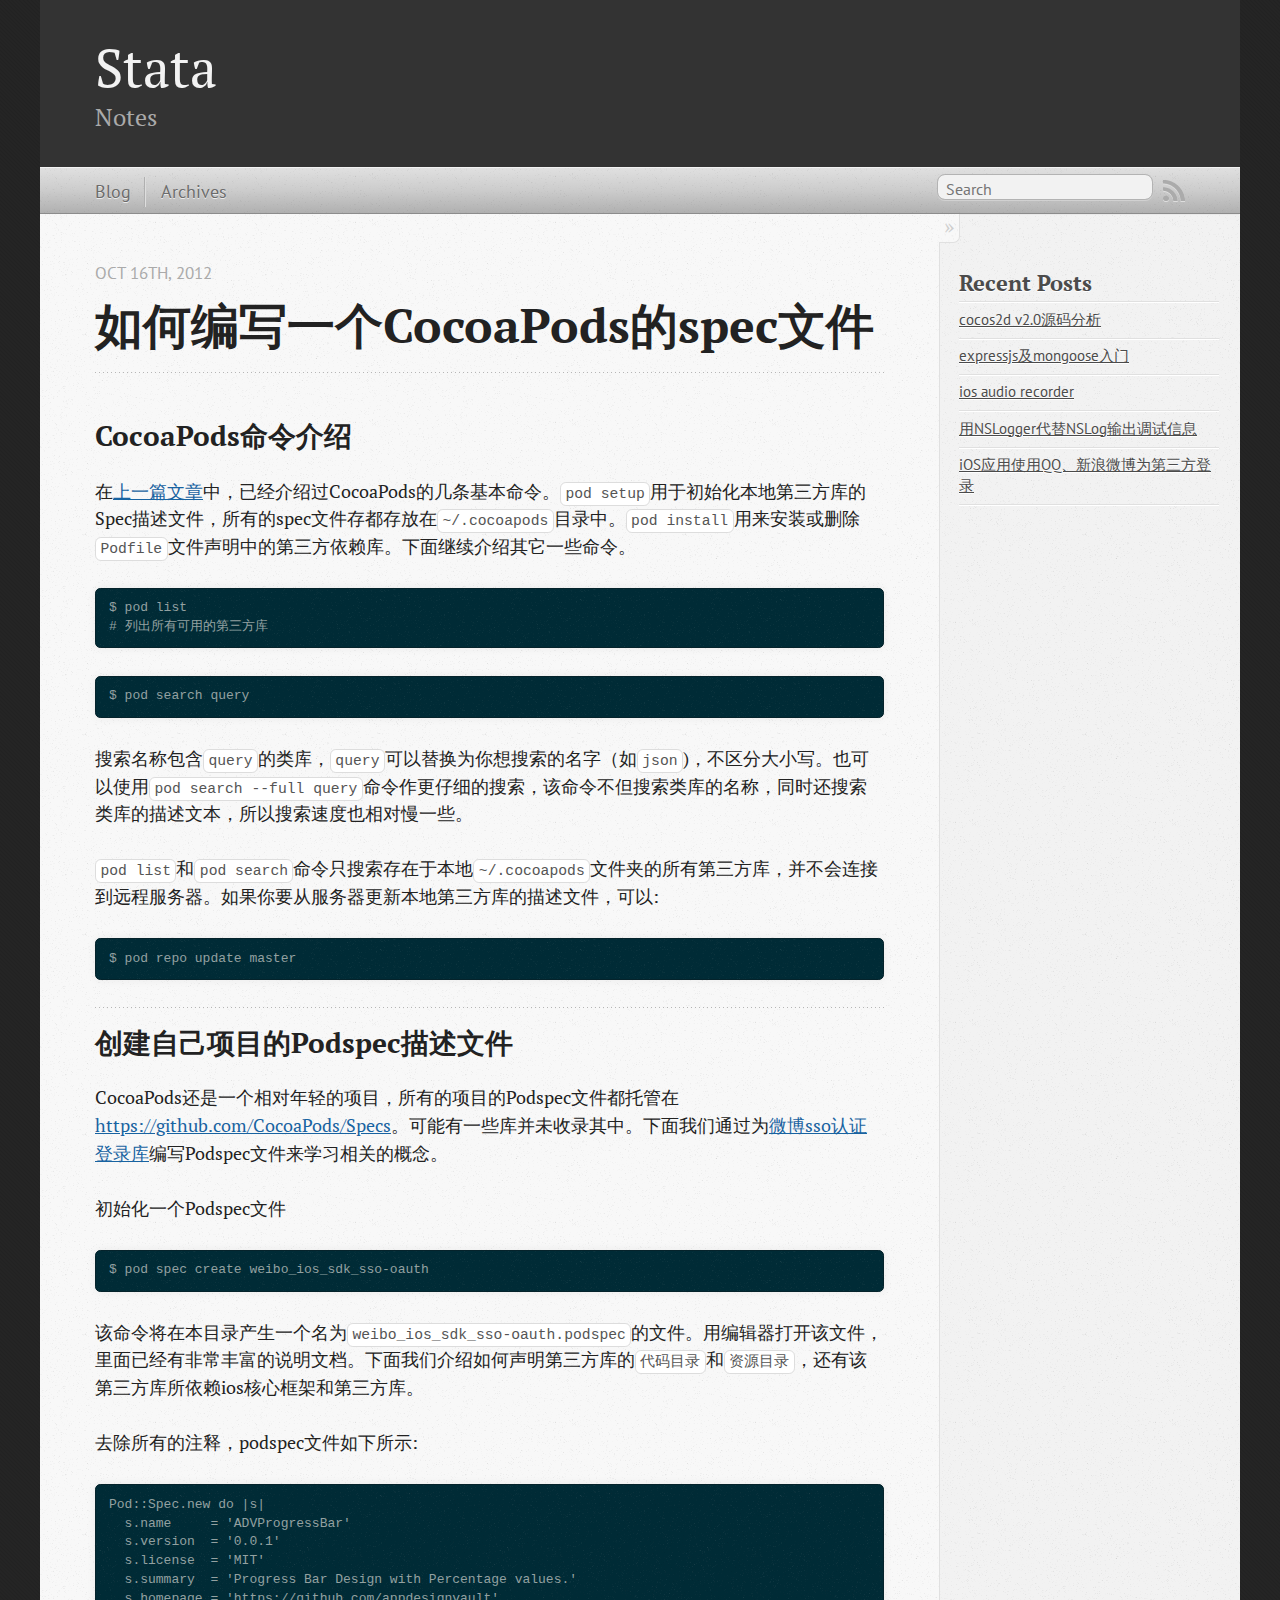
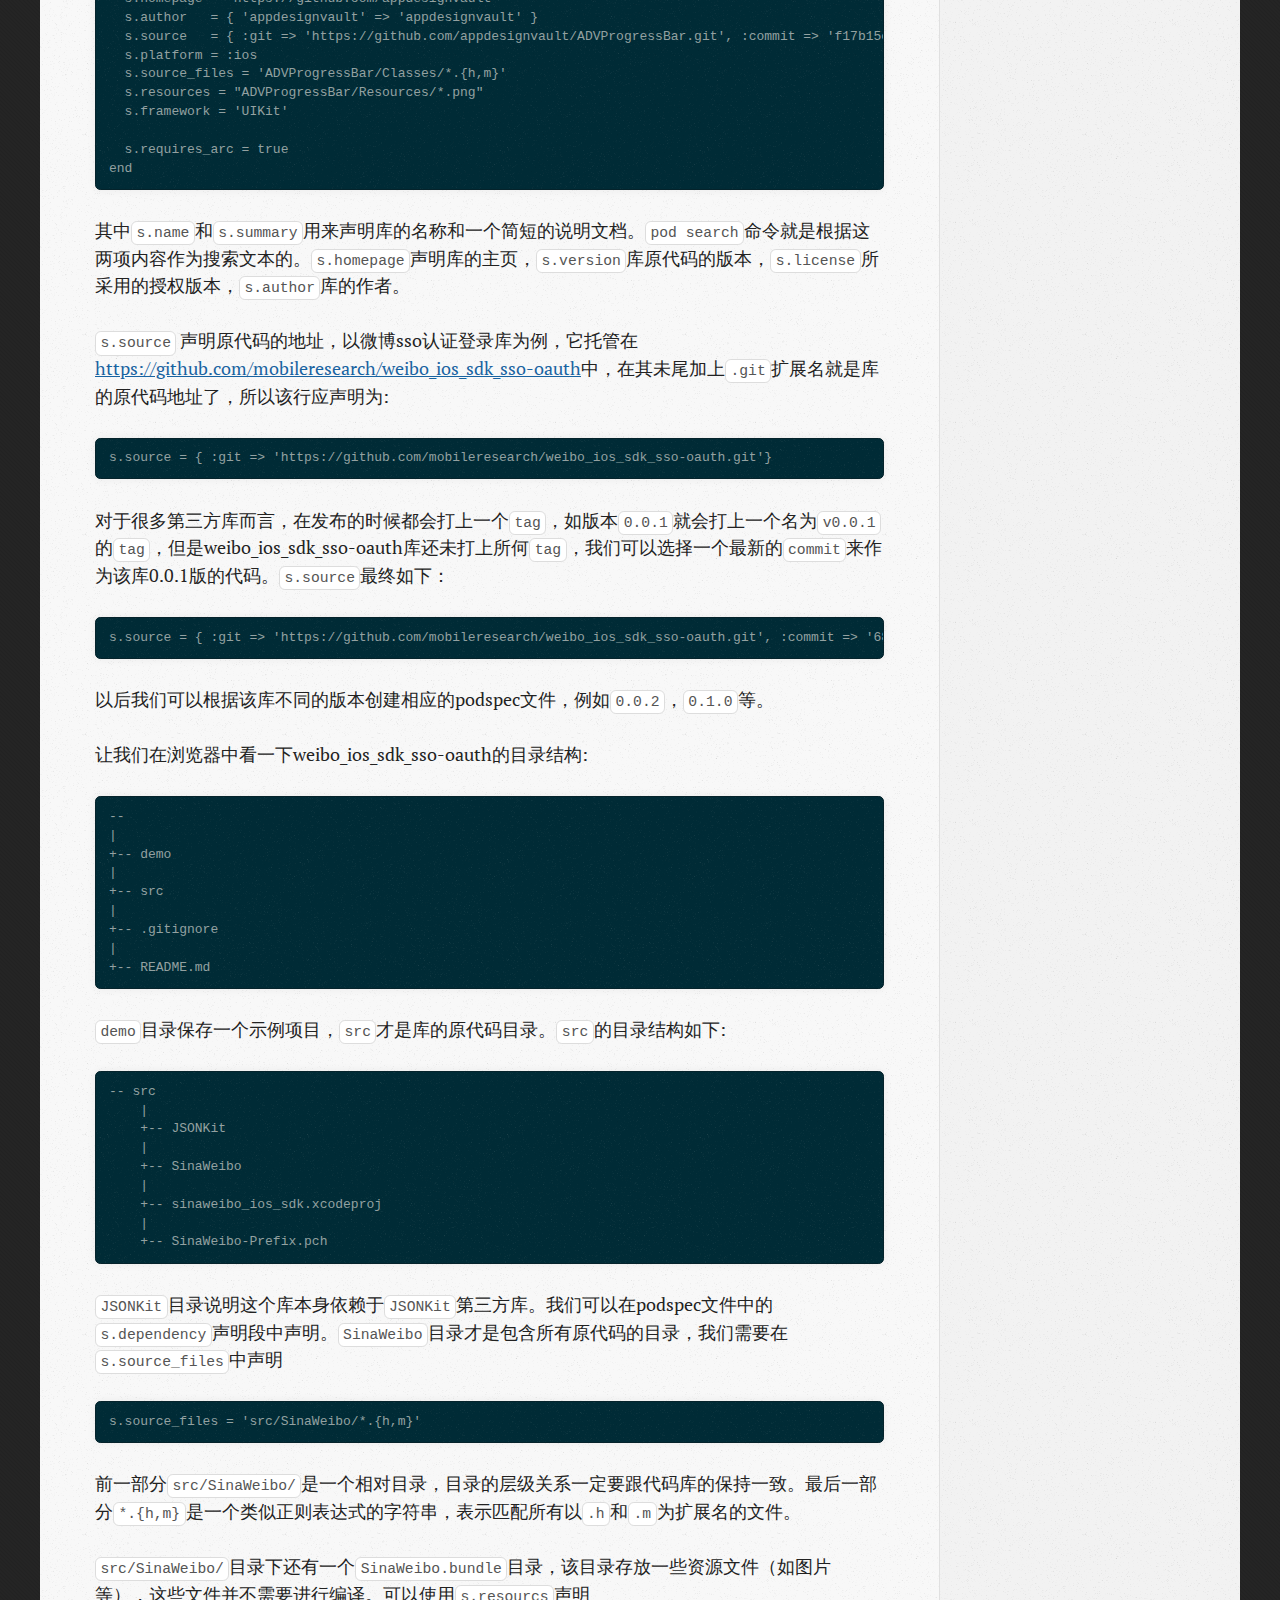
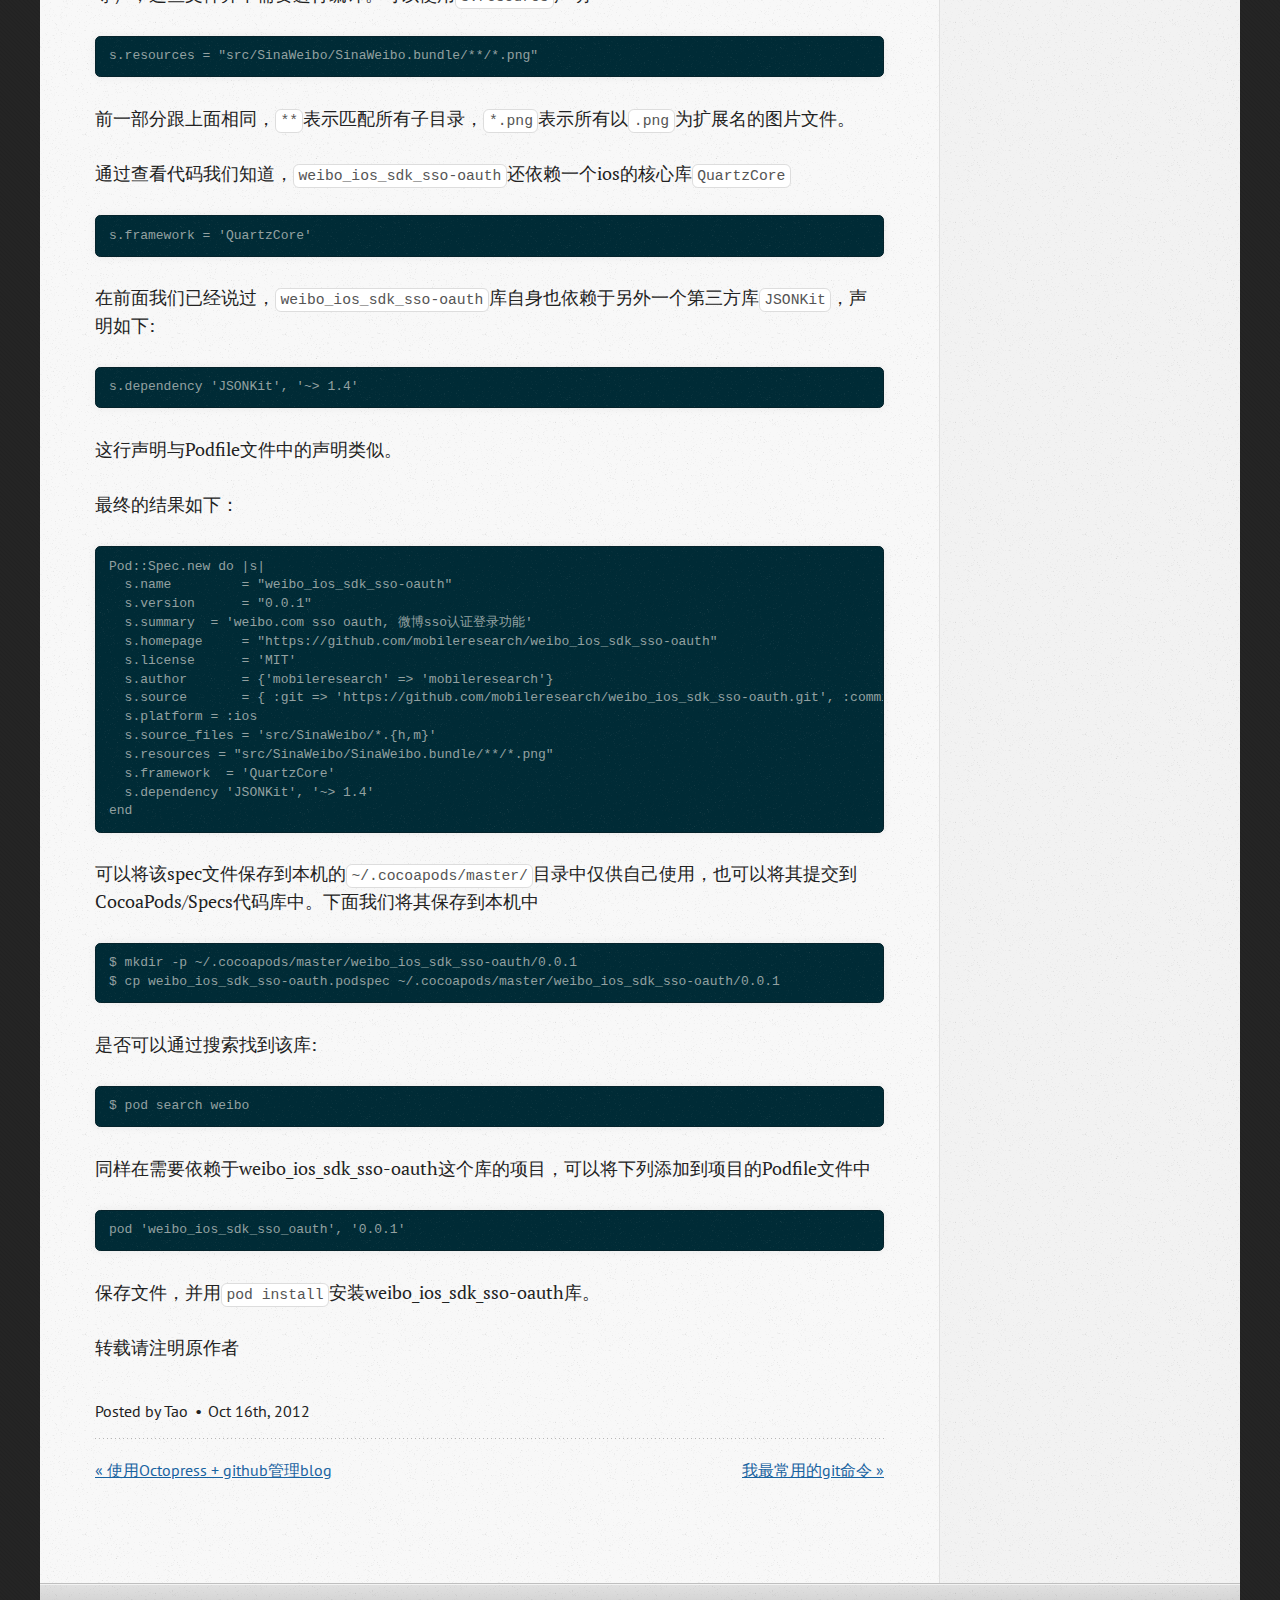
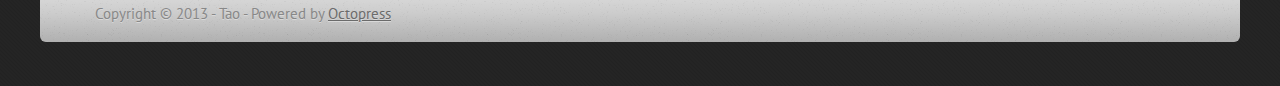
<file: blog/2012/10/16/how-to-create-a-cocoapods-spec-file/index.html>
<!DOCTYPE html>
<!--[if IEMobile 7 ]><html class="no-js iem7"><![endif]-->
<!--[if lt IE 9]><html class="no-js lte-ie8"><![endif]-->
<!--[if (gt IE 8)|(gt IEMobile 7)|!(IEMobile)|!(IE)]><!--><html class="no-js" lang="en"><!--<![endif]-->
<head>
  <meta charset="utf-8">
  <title>如何编写一个CocoaPods的spec文件 - Stata</title>
  <meta name="author" content="Tao">

  
  <meta name="description" content="CocoaPods命令介绍 在上一篇文章中，已经介绍过CocoaPods的几条基本命令。pod setup用于初始化本地第三方库的Spec描述文件，所有的spec文件存都存放在~/.cocoapods目录中。pod install用来安装或删除Podfile文件声明中的第三方依赖库。 &hellip;">
  

  <!-- http://t.co/dKP3o1e -->
  <meta name="HandheldFriendly" content="True">
  <meta name="MobileOptimized" content="320">
  <meta name="viewport" content="width=device-width, initial-scale=1">

  
  <link rel="canonical" href="http://qtao.com//blog/2012/10/16/how-to-create-a-cocoapods-spec-file/">
  <link href="/favicon.png" rel="icon">
  <link href="/stylesheets/screen.css" media="screen, projection" rel="stylesheet" type="text/css">
  <script src="/javascripts/modernizr-2.0.js"></script>
  <script src="/javascripts/ender.js"></script>
  <script src="/javascripts/octopress.js" type="text/javascript"></script>
  <link href="/atom.xml" rel="alternate" title="Stata" type="application/atom+xml">
  <!--Fonts from Google"s Web font directory at http://google.com/webfonts -->
<link href="http://fonts.googleapis.com/css?family=PT+Serif:regular,italic,bold,bolditalic" rel="stylesheet" type="text/css">
<link href="http://fonts.googleapis.com/css?family=PT+Sans:regular,italic,bold,bolditalic" rel="stylesheet" type="text/css">

  

</head>

<body   >
  <header role="banner"><hgroup>
  <h1><a href="/">Stata</a></h1>
  
    <h2>Notes</h2>
  
</hgroup>

</header>
  <nav role="navigation"><ul class="subscription" data-subscription="rss">
  <li><a href="/atom.xml" rel="subscribe-rss" title="subscribe via RSS">RSS</a></li>
  
</ul>
  
<form action="http://google.com/search" method="get">
  <fieldset role="search">
    <input type="hidden" name="q" value="site:qtao.com/" />
    <input class="search" type="text" name="q" results="0" placeholder="Search"/>
  </fieldset>
</form>
  
<ul class="main-navigation">
  <li><a href="/">Blog</a></li>
  <li><a href="/blog/archives">Archives</a></li>
</ul>

</nav>
  <div id="main">
    <div id="content">
      <div>
<article class="hentry" role="article">
  
  <header>
    
      <h1 class="entry-title">如何编写一个CocoaPods的spec文件</h1>
    
    
      <p class="meta">
        








  


<time datetime="2012-10-16T19:04:00+08:00" pubdate data-updated="true">Oct 16<span>th</span>, 2012</time>
        
      </p>
    
  </header>


<div class="entry-content"><h2>CocoaPods命令介绍</h2>

<p>在<a href="/blog/2012/10/15/how-to-use-cocoapods/">上一篇文章</a>中，已经介绍过CocoaPods的几条基本命令。<code>pod setup</code>用于初始化本地第三方库的Spec描述文件，所有的spec文件存都存放在<code>~/.cocoapods</code>目录中。<code>pod install</code>用来安装或删除<code>Podfile</code>文件声明中的第三方依赖库。下面继续介绍其它一些命令。</p>

<pre><code>$ pod list
# 列出所有可用的第三方库
</code></pre>

<p><span></span></p>

<pre><code>$ pod search query
</code></pre>

<p>搜索名称包含<code>query</code>的类库，<code>query</code>可以替换为你想搜索的名字（如<code>json</code>)，不区分大小写。也可以使用<code>pod search --full query</code>命令作更仔细的搜索，该命令不但搜索类库的名称，同时还搜索类库的描述文本，所以搜索速度也相对慢一些。</p>

<p><code>pod list</code>和<code>pod search</code>命令只搜索存在于本地<code>~/.cocoapods</code>文件夹的所有第三方库，并不会连接到远程服务器。如果你要从服务器更新本地第三方库的描述文件，可以:</p>

<pre><code>$ pod repo update master
</code></pre>

<h2>创建自己项目的Podspec描述文件</h2>

<p>CocoaPods还是一个相对年轻的项目，所有的项目的Podspec文件都托管在<a href="https://github.com/CocoaPods/Specs">https://github.com/CocoaPods/Specs</a>。可能有一些库并未收录其中。下面我们通过为<a href="https://github.com/mobileresearch/weibo_ios_sdk_sso-oauth">微博sso认证登录库</a>编写Podspec文件来学习相关的概念。</p>

<p>初始化一个Podspec文件</p>

<pre><code>$ pod spec create weibo_ios_sdk_sso-oauth
</code></pre>

<p>该命令将在本目录产生一个名为<code>weibo_ios_sdk_sso-oauth.podspec</code>的文件。用编辑器打开该文件，里面已经有非常丰富的说明文档。下面我们介绍如何声明第三方库的<code>代码目录</code>和<code>资源目录</code>，还有该第三方库所依赖ios核心框架和第三方库。</p>

<p>去除所有的注释，podspec文件如下所示:</p>

<pre><code>Pod::Spec.new do |s|
  s.name     = 'ADVProgressBar'
  s.version  = '0.0.1'
  s.license  = 'MIT'
  s.summary  = 'Progress Bar Design with Percentage values.'
  s.homepage = 'https://github.com/appdesignvault'
  s.author   = { 'appdesignvault' =&gt; 'appdesignvault' }
  s.source   = { :git =&gt; 'https://github.com/appdesignvault/ADVProgressBar.git', :commit =&gt; 'f17b15c15574d6d101cd5fcfd58239e16e806647' }
  s.platform = :ios  
  s.source_files = 'ADVProgressBar/Classes/*.{h,m}'
  s.resources = "ADVProgressBar/Resources/*.png"
  s.framework = 'UIKit'

  s.requires_arc = true  
end
</code></pre>

<p>其中<code>s.name</code>和<code>s.summary</code>用来声明库的名称和一个简短的说明文档。<code>pod search</code>命令就是根据这两项内容作为搜索文本的。<code>s.homepage</code>声明库的主页，<code>s.version</code>库原代码的版本，<code>s.license</code>所采用的授权版本，<code>s.author</code>库的作者。</p>

<p><code>s.source</code> 声明原代码的地址，以微博sso认证登录库为例，它托管在<a href="https://github.com/mobileresearch/weibo_ios_sdk_sso-oauth">https://github.com/mobileresearch/weibo_ios_sdk_sso-oauth</a>中，在其未尾加上<code>.git</code>扩展名就是库的原代码地址了，所以该行应声明为:</p>

<pre><code>s.source = { :git =&gt; 'https://github.com/mobileresearch/weibo_ios_sdk_sso-oauth.git'}
</code></pre>

<p>对于很多第三方库而言，在发布的时候都会打上一个<code>tag</code>，如版本<code>0.0.1</code>就会打上一个名为<code>v0.0.1</code>的<code>tag</code>，但是weibo_ios_sdk_sso-oauth库还未打上所何<code>tag</code>，我们可以选择一个最新的<code>commit</code>来作为该库0.0.1版的代码。<code>s.source</code>最终如下：</p>

<pre><code>s.source = { :git =&gt; 'https://github.com/mobileresearch/weibo_ios_sdk_sso-oauth.git', :commit =&gt; '68defea78942ecc782ffde8f8ffa747872af226d'}
</code></pre>

<p>以后我们可以根据该库不同的版本创建相应的podspec文件，例如<code>0.0.2</code>，<code>0.1.0</code>等。</p>

<p>让我们在浏览器中看一下weibo_ios_sdk_sso-oauth的目录结构:</p>

<pre><code>--
|
+-- demo
|
+-- src
|
+-- .gitignore
|
+-- README.md
</code></pre>

<p><code>demo</code>目录保存一个示例项目，<code>src</code>才是库的原代码目录。<code>src</code>的目录结构如下:</p>

<pre><code>-- src
    |
    +-- JSONKit
    |
    +-- SinaWeibo
    |
    +-- sinaweibo_ios_sdk.xcodeproj
    |
    +-- SinaWeibo-Prefix.pch
</code></pre>

<p><code>JSONKit</code>目录说明这个库本身依赖于<code>JSONKit</code>第三方库。我们可以在podspec文件中的<code>s.dependency</code>声明段中声明。<code>SinaWeibo</code>目录才是包含所有原代码的目录，我们需要在<code>s.source_files</code>中声明</p>

<pre><code>s.source_files = 'src/SinaWeibo/*.{h,m}'
</code></pre>

<p>前一部分<code>src/SinaWeibo/</code>是一个相对目录，目录的层级关系一定要跟代码库的保持一致。最后一部分<code>*.{h,m}</code>是一个类似正则表达式的字符串，表示匹配所有以<code>.h</code>和<code>.m</code>为扩展名的文件。</p>

<p><code>src/SinaWeibo/</code>目录下还有一个<code>SinaWeibo.bundle</code>目录，该目录存放一些资源文件（如图片等），这些文件并不需要进行编译。可以使用<code>s.resourcs</code>声明</p>

<pre><code>s.resources = "src/SinaWeibo/SinaWeibo.bundle/**/*.png"
</code></pre>

<p>前一部分跟上面相同，<code>**</code>表示匹配所有子目录，<code>*.png</code>表示所有以<code>.png</code>为扩展名的图片文件。</p>

<p>通过查看代码我们知道，<code>weibo_ios_sdk_sso-oauth</code>还依赖一个ios的核心库<code>QuartzCore</code></p>

<pre><code>s.framework = 'QuartzCore'
</code></pre>

<p>在前面我们已经说过，<code>weibo_ios_sdk_sso-oauth</code>库自身也依赖于另外一个第三方库<code>JSONKit</code>，声明如下:</p>

<pre><code>s.dependency 'JSONKit', '~&gt; 1.4'
</code></pre>

<p>这行声明与Podfile文件中的声明类似。</p>

<p>最终的结果如下：</p>

<pre><code>Pod::Spec.new do |s|
  s.name         = "weibo_ios_sdk_sso-oauth"
  s.version      = "0.0.1"
  s.summary  = 'weibo.com sso oauth, 微博sso认证登录功能'
  s.homepage     = "https://github.com/mobileresearch/weibo_ios_sdk_sso-oauth"
  s.license      = 'MIT'
  s.author       = {'mobileresearch' =&gt; 'mobileresearch'}
  s.source       = { :git =&gt; 'https://github.com/mobileresearch/weibo_ios_sdk_sso-oauth.git', :commit =&gt; '68defea78942ecc782ffde8f8ffa747872af226d' }
  s.platform = :ios
  s.source_files = 'src/SinaWeibo/*.{h,m}'
  s.resources = "src/SinaWeibo/SinaWeibo.bundle/**/*.png"
  s.framework  = 'QuartzCore'
  s.dependency 'JSONKit', '~&gt; 1.4'
end
</code></pre>

<p>可以将该spec文件保存到本机的<code>~/.cocoapods/master/</code>目录中仅供自己使用，也可以将其提交到CocoaPods/Specs代码库中。下面我们将其保存到本机中</p>

<pre><code>$ mkdir -p ~/.cocoapods/master/weibo_ios_sdk_sso-oauth/0.0.1
$ cp weibo_ios_sdk_sso-oauth.podspec ~/.cocoapods/master/weibo_ios_sdk_sso-oauth/0.0.1
</code></pre>

<p>是否可以通过搜索找到该库:</p>

<pre><code>$ pod search weibo
</code></pre>

<p>同样在需要依赖于weibo_ios_sdk_sso-oauth这个库的项目，可以将下列添加到项目的Podfile文件中</p>

<pre><code>pod 'weibo_ios_sdk_sso_oauth', '0.0.1'
</code></pre>

<p>保存文件，并用<code>pod install</code>安装weibo_ios_sdk_sso-oauth库。</p>

<p>转载请注明原作者</p>
</div>


  <footer>
    <p class="meta">
      
  

<span class="byline author vcard">Posted by <span class="fn">Tao</span></span>

      








  


<time datetime="2012-10-16T19:04:00+08:00" pubdate data-updated="true">Oct 16<span>th</span>, 2012</time>
      


    </p>
    
      <div class="sharing">
  
  
  
</div>

    
    <p class="meta">
      
        <a class="basic-alignment left" href="/blog/2012/10/15/how-to-use-octopress/" title="Previous Post: 使用Octopress + github管理blog">&laquo; 使用Octopress + github管理blog</a>
      
      
        <a class="basic-alignment right" href="/blog/2012/10/17/my-the-most-commonly-used-git-commands/" title="Next Post: 我最常用的git命令">我最常用的git命令 &raquo;</a>
      
    </p>
  </footer>
</article>

</div>

<aside class="sidebar">
  
    <section>
  <h1>Recent Posts</h1>
  <ul id="recent_posts">
    
      <li class="post">
        <a href="/blog/2013/02/23/cocos2d-v2-dot-0-source/">cocos2d v2.0源码分析</a>
      </li>
    
      <li class="post">
        <a href="/blog/2012/10/26/expressjs-mongoose/">expressjs及mongoose入门</a>
      </li>
    
      <li class="post">
        <a href="/blog/2012/10/23/ios-audio-recorder/">ios audio recorder</a>
      </li>
    
      <li class="post">
        <a href="/blog/2012/10/20/how-to-use-nslogger/">用NSLogger代替NSLog输出调试信息</a>
      </li>
    
      <li class="post">
        <a href="/blog/2012/10/19/ios-app-login-by-qq-tencentoauth/">iOS应用使用QQ、新浪微博为第三方登录</a>
      </li>
    
  </ul>
</section>






  
</aside>


    </div>
  </div>
  <footer role="contentinfo"><p>
  Copyright &copy; 2013 - Tao -
  <span class="credit">Powered by <a href="http://octopress.org">Octopress</a></span>
</p>

</footer>
  











</body>
</html>
</file>
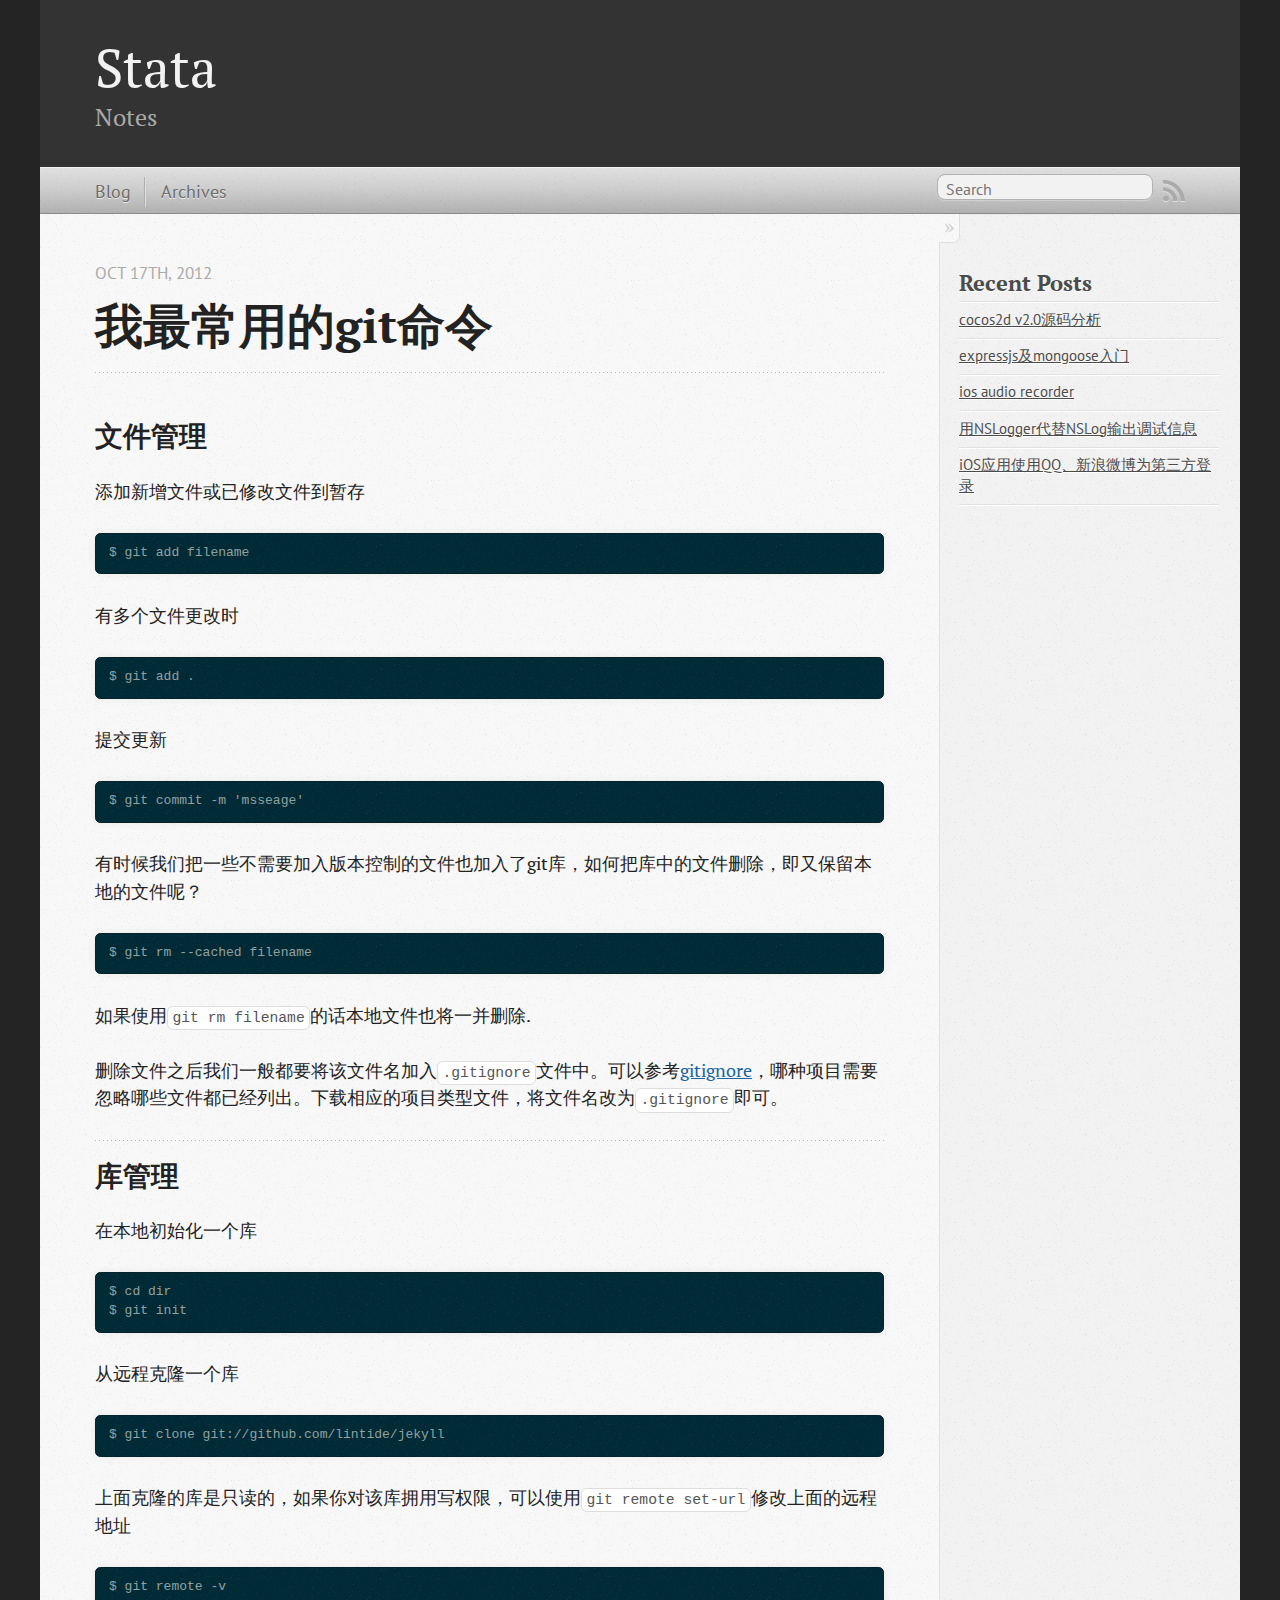
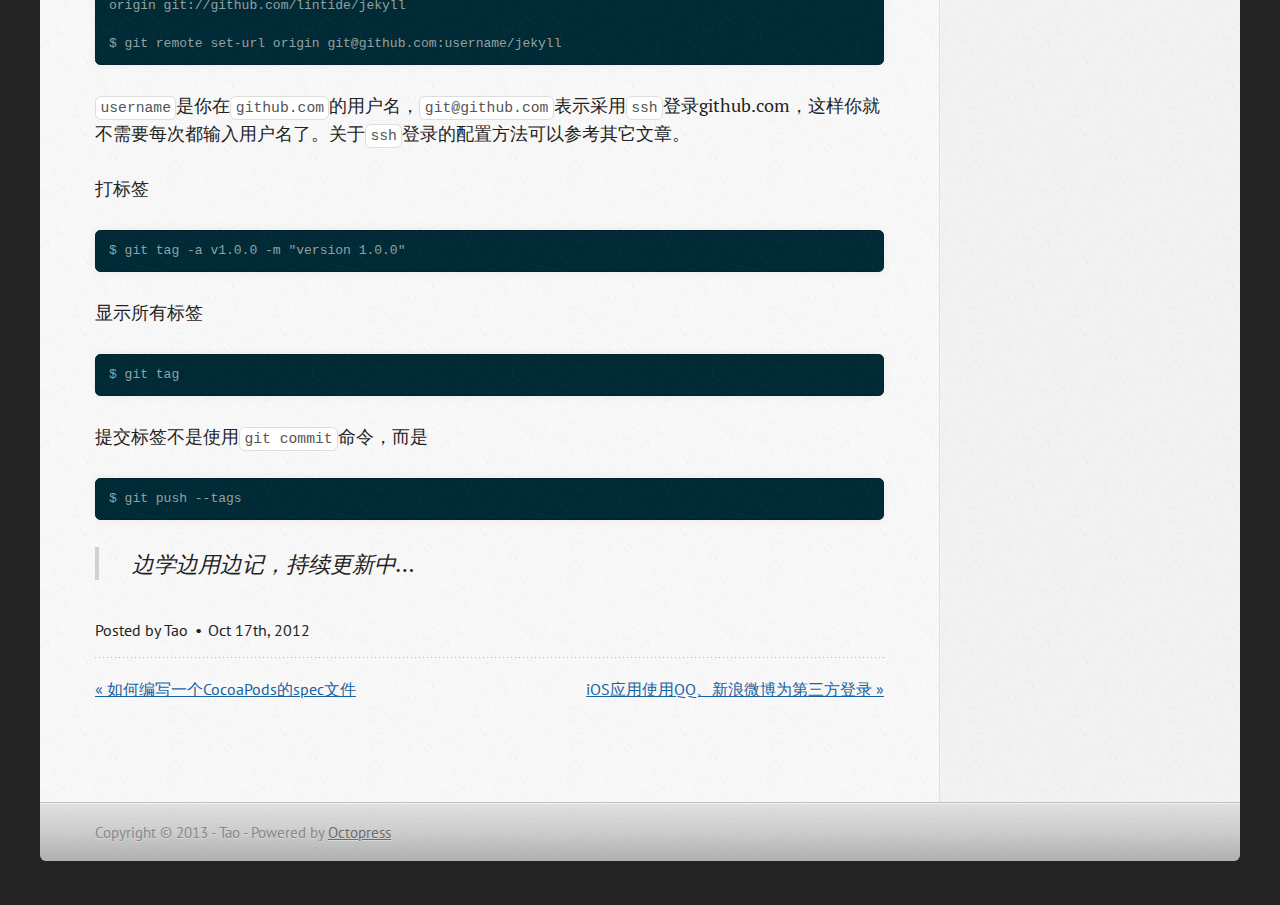
<file: blog/2012/10/17/my-the-most-commonly-used-git-commands/index.html>
<!DOCTYPE html>
<!--[if IEMobile 7 ]><html class="no-js iem7"><![endif]-->
<!--[if lt IE 9]><html class="no-js lte-ie8"><![endif]-->
<!--[if (gt IE 8)|(gt IEMobile 7)|!(IEMobile)|!(IE)]><!--><html class="no-js" lang="en"><!--<![endif]-->
<head>
  <meta charset="utf-8">
  <title>我最常用的git命令 - Stata</title>
  <meta name="author" content="Tao">

  
  <meta name="description" content="文件管理 添加新增文件或已修改文件到暂存 $ git add filename 有多个文件更改时 $ git add . 提交更新 $ git commit -m 'msseage' 有时候我们把一些不需要加入版本控制的文件也加入了git库，如何把库中的文件删除，即又保留本地的文件呢？ $ git &hellip;">
  

  <!-- http://t.co/dKP3o1e -->
  <meta name="HandheldFriendly" content="True">
  <meta name="MobileOptimized" content="320">
  <meta name="viewport" content="width=device-width, initial-scale=1">

  
  <link rel="canonical" href="http://qtao.com//blog/2012/10/17/my-the-most-commonly-used-git-commands/">
  <link href="/favicon.png" rel="icon">
  <link href="/stylesheets/screen.css" media="screen, projection" rel="stylesheet" type="text/css">
  <script src="/javascripts/modernizr-2.0.js"></script>
  <script src="/javascripts/ender.js"></script>
  <script src="/javascripts/octopress.js" type="text/javascript"></script>
  <link href="/atom.xml" rel="alternate" title="Stata" type="application/atom+xml">
  <!--Fonts from Google"s Web font directory at http://google.com/webfonts -->
<link href="http://fonts.googleapis.com/css?family=PT+Serif:regular,italic,bold,bolditalic" rel="stylesheet" type="text/css">
<link href="http://fonts.googleapis.com/css?family=PT+Sans:regular,italic,bold,bolditalic" rel="stylesheet" type="text/css">

  

</head>

<body   >
  <header role="banner"><hgroup>
  <h1><a href="/">Stata</a></h1>
  
    <h2>Notes</h2>
  
</hgroup>

</header>
  <nav role="navigation"><ul class="subscription" data-subscription="rss">
  <li><a href="/atom.xml" rel="subscribe-rss" title="subscribe via RSS">RSS</a></li>
  
</ul>
  
<form action="http://google.com/search" method="get">
  <fieldset role="search">
    <input type="hidden" name="q" value="site:qtao.com/" />
    <input class="search" type="text" name="q" results="0" placeholder="Search"/>
  </fieldset>
</form>
  
<ul class="main-navigation">
  <li><a href="/">Blog</a></li>
  <li><a href="/blog/archives">Archives</a></li>
</ul>

</nav>
  <div id="main">
    <div id="content">
      <div>
<article class="hentry" role="article">
  
  <header>
    
      <h1 class="entry-title">我最常用的git命令</h1>
    
    
      <p class="meta">
        








  


<time datetime="2012-10-17T12:43:00+08:00" pubdate data-updated="true">Oct 17<span>th</span>, 2012</time>
        
      </p>
    
  </header>


<div class="entry-content"><h2>文件管理</h2>

<p>添加新增文件或已修改文件到暂存</p>

<pre><code>$ git add filename
</code></pre>

<p>有多个文件更改时</p>

<pre><code>$ git add .
</code></pre>

<p>提交更新</p>

<pre><code>$ git commit -m 'msseage'
</code></pre>

<p>有时候我们把一些不需要加入版本控制的文件也加入了git库，如何把库中的文件删除，即又保留本地的文件呢？</p>

<pre><code>$ git rm --cached filename
</code></pre>

<p>如果使用<code>git rm filename</code>的话本地文件也将一并删除.</p>

<p>删除文件之后我们一般都要将该文件名加入<code>.gitignore</code>文件中。可以参考<a href="https://github.com/github/gitignore">gitignore</a>，哪种项目需要忽略哪些文件都已经列出。下载相应的项目类型文件，将文件名改为<code>.gitignore</code>即可。</p>

<h2>库管理</h2>

<p>在本地初始化一个库</p>

<pre><code>$ cd dir
$ git init
</code></pre>

<p>从远程克隆一个库</p>

<pre><code>$ git clone git://github.com/lintide/jekyll
</code></pre>

<p>上面克隆的库是只读的，如果你对该库拥用写权限，可以使用<code>git remote set-url</code>修改上面的远程地址</p>

<pre><code>$ git remote -v
origin git://github.com/lintide/jekyll

$ git remote set-url origin git@github.com:username/jekyll
</code></pre>

<p><code>username</code>是你在<code>github.com</code>的用户名，<code>git@github.com</code>表示采用<code>ssh</code>登录github.com，这样你就不需要每次都输入用户名了。关于<code>ssh</code>登录的配置方法可以参考其它文章。</p>

<p>打标签</p>

<pre><code>$ git tag -a v1.0.0 -m "version 1.0.0"
</code></pre>

<p>显示所有标签</p>

<pre><code>$ git tag
</code></pre>

<p>提交标签不是使用<code>git commit</code>命令，而是</p>

<pre><code>$ git push --tags
</code></pre>

<blockquote><p>边学边用边记，持续更新中&#8230;</p></blockquote>
</div>


  <footer>
    <p class="meta">
      
  

<span class="byline author vcard">Posted by <span class="fn">Tao</span></span>

      








  


<time datetime="2012-10-17T12:43:00+08:00" pubdate data-updated="true">Oct 17<span>th</span>, 2012</time>
      


    </p>
    
      <div class="sharing">
  
  
  
</div>

    
    <p class="meta">
      
        <a class="basic-alignment left" href="/blog/2012/10/16/how-to-create-a-cocoapods-spec-file/" title="Previous Post: 如何编写一个CocoaPods的spec文件">&laquo; 如何编写一个CocoaPods的spec文件</a>
      
      
        <a class="basic-alignment right" href="/blog/2012/10/19/ios-app-login-by-qq-tencentoauth/" title="Next Post: iOS应用使用QQ、新浪微博为第三方登录">iOS应用使用QQ、新浪微博为第三方登录 &raquo;</a>
      
    </p>
  </footer>
</article>

</div>

<aside class="sidebar">
  
    <section>
  <h1>Recent Posts</h1>
  <ul id="recent_posts">
    
      <li class="post">
        <a href="/blog/2013/02/23/cocos2d-v2-dot-0-source/">cocos2d v2.0源码分析</a>
      </li>
    
      <li class="post">
        <a href="/blog/2012/10/26/expressjs-mongoose/">expressjs及mongoose入门</a>
      </li>
    
      <li class="post">
        <a href="/blog/2012/10/23/ios-audio-recorder/">ios audio recorder</a>
      </li>
    
      <li class="post">
        <a href="/blog/2012/10/20/how-to-use-nslogger/">用NSLogger代替NSLog输出调试信息</a>
      </li>
    
      <li class="post">
        <a href="/blog/2012/10/19/ios-app-login-by-qq-tencentoauth/">iOS应用使用QQ、新浪微博为第三方登录</a>
      </li>
    
  </ul>
</section>






  
</aside>


    </div>
  </div>
  <footer role="contentinfo"><p>
  Copyright &copy; 2013 - Tao -
  <span class="credit">Powered by <a href="http://octopress.org">Octopress</a></span>
</p>

</footer>
  











</body>
</html>
</file>
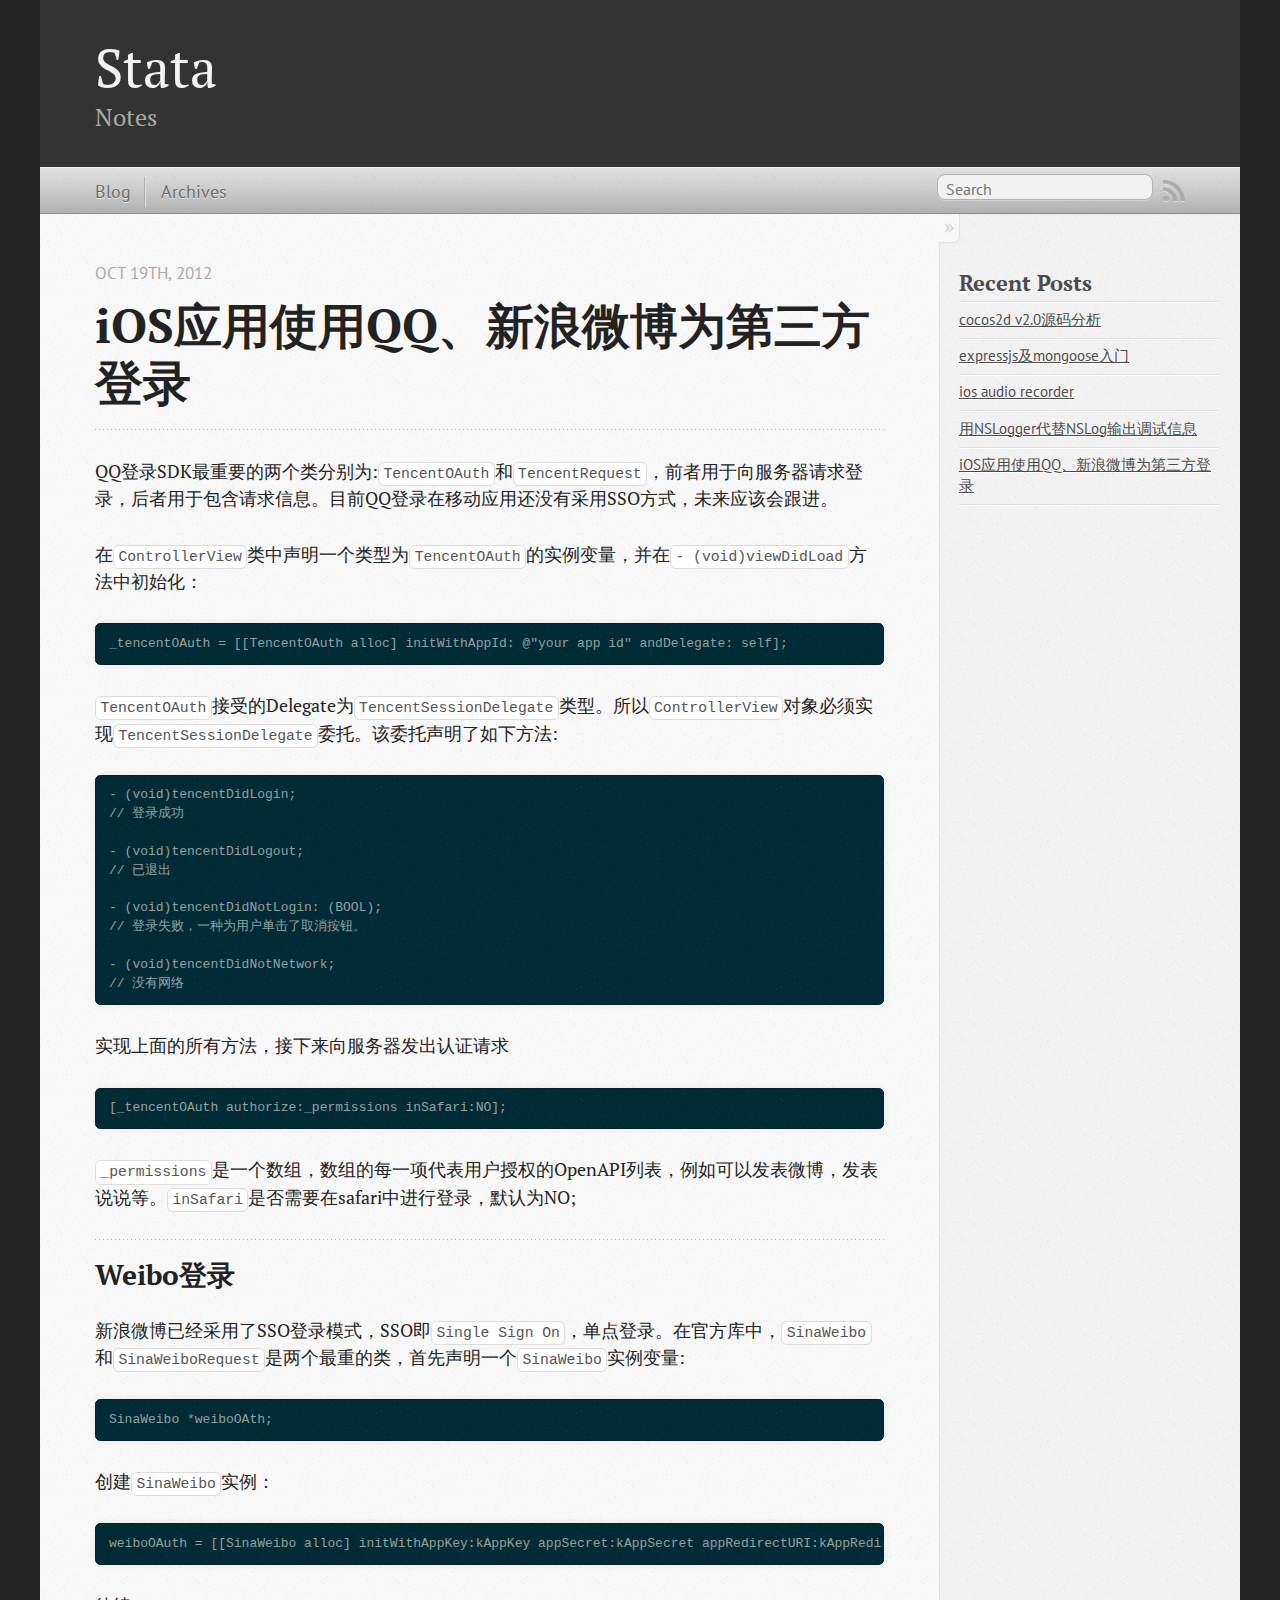
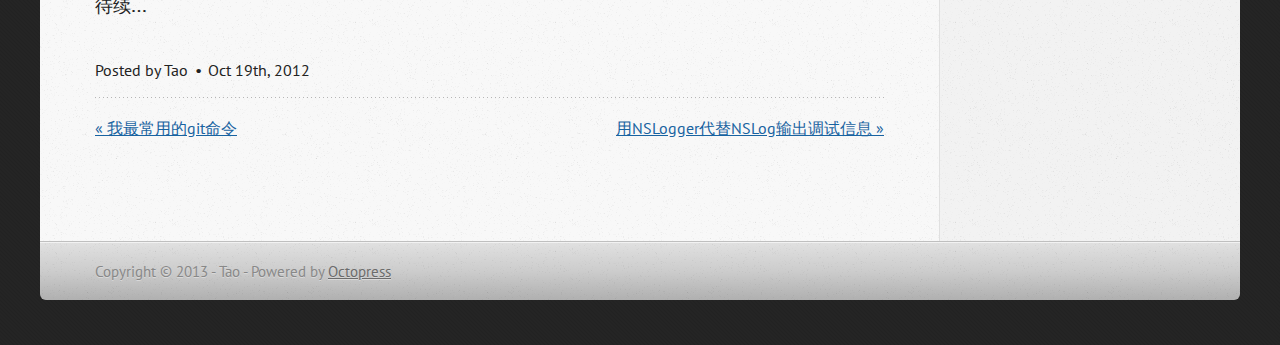
<file: blog/2012/10/19/ios-app-login-by-qq-tencentoauth/index.html>
<!DOCTYPE html>
<!--[if IEMobile 7 ]><html class="no-js iem7"><![endif]-->
<!--[if lt IE 9]><html class="no-js lte-ie8"><![endif]-->
<!--[if (gt IE 8)|(gt IEMobile 7)|!(IEMobile)|!(IE)]><!--><html class="no-js" lang="en"><!--<![endif]-->
<head>
  <meta charset="utf-8">
  <title>iOS应用使用QQ、新浪微博为第三方登录 - Stata</title>
  <meta name="author" content="Tao">

  
  <meta name="description" content="QQ登录SDK最重要的两个类分别为:TencentOAuth和TencentRequest，前者用于向服务器请求登录，后者用于包含请求信息。目前QQ登录在移动应用还没有采用SSO方式，未来应该会跟进。 在ControllerView类中声明一个类型为TencentOAuth的实例变量，并在- ( &hellip;">
  

  <!-- http://t.co/dKP3o1e -->
  <meta name="HandheldFriendly" content="True">
  <meta name="MobileOptimized" content="320">
  <meta name="viewport" content="width=device-width, initial-scale=1">

  
  <link rel="canonical" href="http://qtao.com//blog/2012/10/19/ios-app-login-by-qq-tencentoauth/">
  <link href="/favicon.png" rel="icon">
  <link href="/stylesheets/screen.css" media="screen, projection" rel="stylesheet" type="text/css">
  <script src="/javascripts/modernizr-2.0.js"></script>
  <script src="/javascripts/ender.js"></script>
  <script src="/javascripts/octopress.js" type="text/javascript"></script>
  <link href="/atom.xml" rel="alternate" title="Stata" type="application/atom+xml">
  <!--Fonts from Google"s Web font directory at http://google.com/webfonts -->
<link href="http://fonts.googleapis.com/css?family=PT+Serif:regular,italic,bold,bolditalic" rel="stylesheet" type="text/css">
<link href="http://fonts.googleapis.com/css?family=PT+Sans:regular,italic,bold,bolditalic" rel="stylesheet" type="text/css">

  

</head>

<body   >
  <header role="banner"><hgroup>
  <h1><a href="/">Stata</a></h1>
  
    <h2>Notes</h2>
  
</hgroup>

</header>
  <nav role="navigation"><ul class="subscription" data-subscription="rss">
  <li><a href="/atom.xml" rel="subscribe-rss" title="subscribe via RSS">RSS</a></li>
  
</ul>
  
<form action="http://google.com/search" method="get">
  <fieldset role="search">
    <input type="hidden" name="q" value="site:qtao.com/" />
    <input class="search" type="text" name="q" results="0" placeholder="Search"/>
  </fieldset>
</form>
  
<ul class="main-navigation">
  <li><a href="/">Blog</a></li>
  <li><a href="/blog/archives">Archives</a></li>
</ul>

</nav>
  <div id="main">
    <div id="content">
      <div>
<article class="hentry" role="article">
  
  <header>
    
      <h1 class="entry-title">iOS应用使用QQ、新浪微博为第三方登录</h1>
    
    
      <p class="meta">
        








  


<time datetime="2012-10-19T01:49:00+08:00" pubdate data-updated="true">Oct 19<span>th</span>, 2012</time>
        
      </p>
    
  </header>


<div class="entry-content"><p>QQ登录SDK最重要的两个类分别为:<code>TencentOAuth</code>和<code>TencentRequest</code>，前者用于向服务器请求登录，后者用于包含请求信息。目前QQ登录在移动应用还没有采用SSO方式，未来应该会跟进。</p>

<p>在<code>ControllerView</code>类中声明一个类型为<code>TencentOAuth</code>的实例变量，并在<code>- (void)viewDidLoad</code>方法中初始化：</p>

<pre><code>_tencentOAuth = [[TencentOAuth alloc] initWithAppId: @"your app id" andDelegate: self];
</code></pre>

<p><code>TencentOAuth</code>接受的Delegate为<code>TencentSessionDelegate</code>类型。所以<code>ControllerView</code>对象必须实现<code>TencentSessionDelegate</code>委托。该委托声明了如下方法:</p>

<pre><code>- (void)tencentDidLogin;
// 登录成功

- (void)tencentDidLogout;
// 已退出

- (void)tencentDidNotLogin: (BOOL);
// 登录失败，一种为用户单击了取消按钮。

- (void)tencentDidNotNetwork;
// 没有网络
</code></pre>

<p>实现上面的所有方法，接下来向服务器发出认证请求</p>

<pre><code>[_tencentOAuth authorize:_permissions inSafari:NO];
</code></pre>

<p><code>_permissions</code>是一个数组，数组的每一项代表用户授权的OpenAPI列表，例如可以发表微博，发表说说等。<code>inSafari</code>是否需要在safari中进行登录，默认为NO;</p>

<h2>Weibo登录</h2>

<p>新浪微博已经采用了SSO登录模式，SSO即<code>Single Sign On</code>，单点登录。在官方库中，<code>SinaWeibo</code>和<code>SinaWeiboRequest</code>是两个最重的类，首先声明一个<code>SinaWeibo</code>实例变量:</p>

<pre><code>SinaWeibo *weiboOAth;
</code></pre>

<p>创建<code>SinaWeibo</code>实例：</p>

<pre><code>weiboOAuth = [[SinaWeibo alloc] initWithAppKey:kAppKey appSecret:kAppSecret appRedirectURI:kAppRedirectURI andDelegate: delegate];
</code></pre>

<p>待续&#8230;</p>
</div>


  <footer>
    <p class="meta">
      
  

<span class="byline author vcard">Posted by <span class="fn">Tao</span></span>

      








  


<time datetime="2012-10-19T01:49:00+08:00" pubdate data-updated="true">Oct 19<span>th</span>, 2012</time>
      


    </p>
    
      <div class="sharing">
  
  
  
</div>

    
    <p class="meta">
      
        <a class="basic-alignment left" href="/blog/2012/10/17/my-the-most-commonly-used-git-commands/" title="Previous Post: 我最常用的git命令">&laquo; 我最常用的git命令</a>
      
      
        <a class="basic-alignment right" href="/blog/2012/10/20/how-to-use-nslogger/" title="Next Post: 用NSLogger代替NSLog输出调试信息">用NSLogger代替NSLog输出调试信息 &raquo;</a>
      
    </p>
  </footer>
</article>

</div>

<aside class="sidebar">
  
    <section>
  <h1>Recent Posts</h1>
  <ul id="recent_posts">
    
      <li class="post">
        <a href="/blog/2013/02/23/cocos2d-v2-dot-0-source/">cocos2d v2.0源码分析</a>
      </li>
    
      <li class="post">
        <a href="/blog/2012/10/26/expressjs-mongoose/">expressjs及mongoose入门</a>
      </li>
    
      <li class="post">
        <a href="/blog/2012/10/23/ios-audio-recorder/">ios audio recorder</a>
      </li>
    
      <li class="post">
        <a href="/blog/2012/10/20/how-to-use-nslogger/">用NSLogger代替NSLog输出调试信息</a>
      </li>
    
      <li class="post">
        <a href="/blog/2012/10/19/ios-app-login-by-qq-tencentoauth/">iOS应用使用QQ、新浪微博为第三方登录</a>
      </li>
    
  </ul>
</section>






  
</aside>


    </div>
  </div>
  <footer role="contentinfo"><p>
  Copyright &copy; 2013 - Tao -
  <span class="credit">Powered by <a href="http://octopress.org">Octopress</a></span>
</p>

</footer>
  











</body>
</html>
</file>
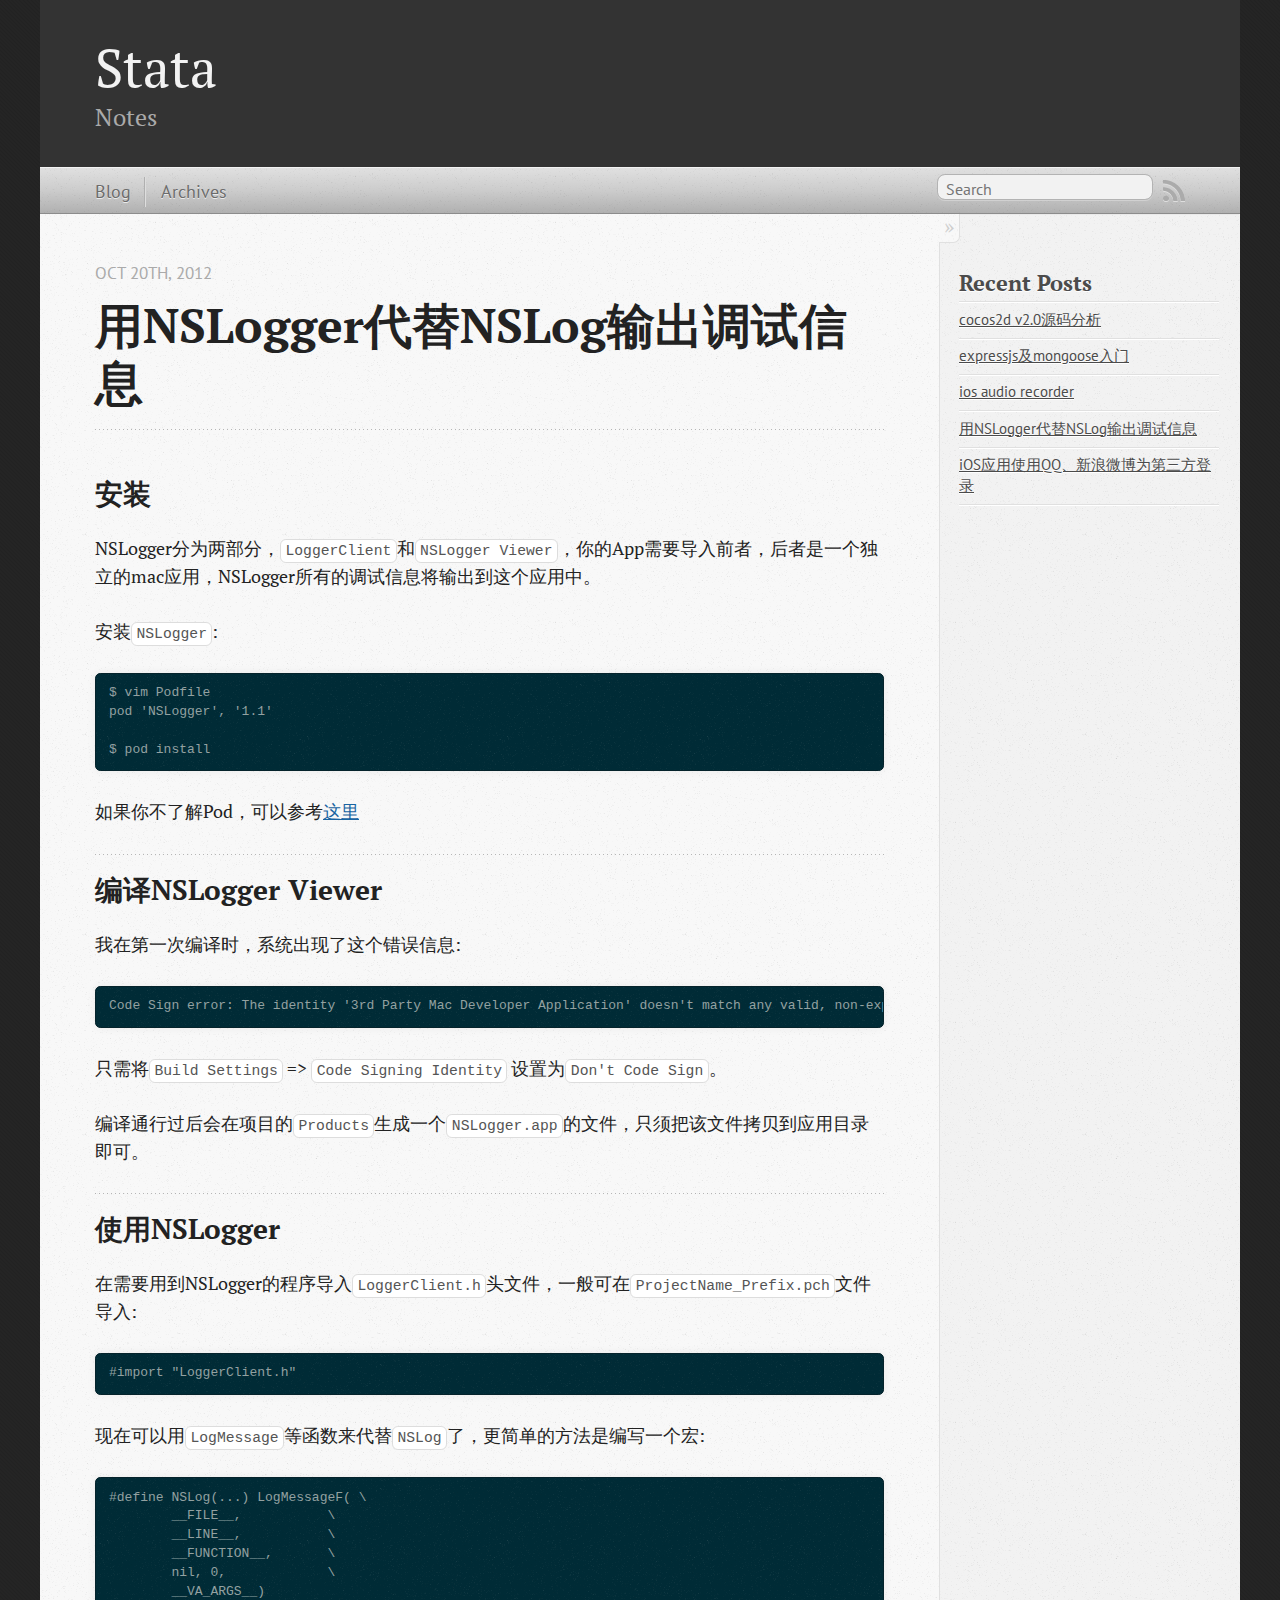
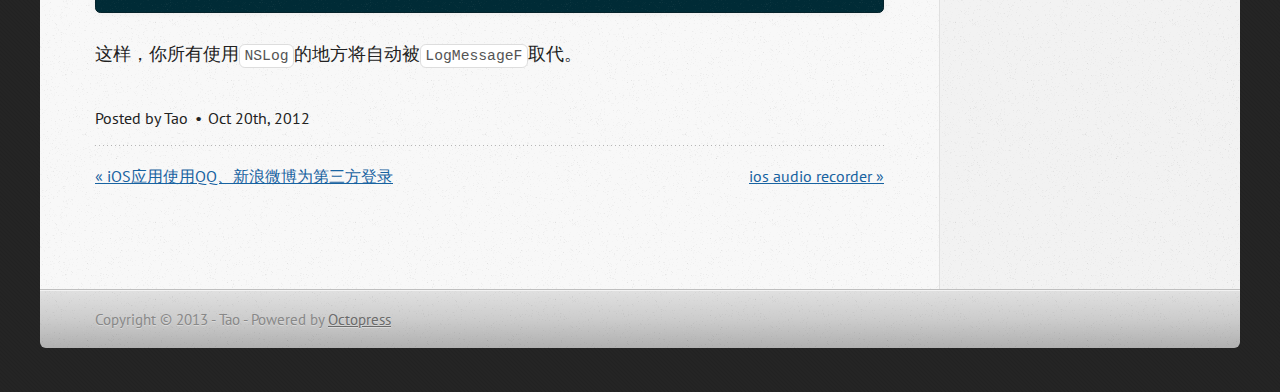
<file: blog/2012/10/20/how-to-use-nslogger/index.html>
<!DOCTYPE html>
<!--[if IEMobile 7 ]><html class="no-js iem7"><![endif]-->
<!--[if lt IE 9]><html class="no-js lte-ie8"><![endif]-->
<!--[if (gt IE 8)|(gt IEMobile 7)|!(IEMobile)|!(IE)]><!--><html class="no-js" lang="en"><!--<![endif]-->
<head>
  <meta charset="utf-8">
  <title>用NSLogger代替NSLog输出调试信息 - Stata</title>
  <meta name="author" content="Tao">

  
  <meta name="description" content="安装 NSLogger分为两部分，LoggerClient和NSLogger Viewer，你的App需要导入前者，后者是一个独立的mac应用，NSLogger所有的调试信息将输出到这个应用中。 安装NSLogger: $ vim Podfile
pod 'NSLogger', '1.1' $ &hellip;">
  

  <!-- http://t.co/dKP3o1e -->
  <meta name="HandheldFriendly" content="True">
  <meta name="MobileOptimized" content="320">
  <meta name="viewport" content="width=device-width, initial-scale=1">

  
  <link rel="canonical" href="http://qtao.com//blog/2012/10/20/how-to-use-nslogger/">
  <link href="/favicon.png" rel="icon">
  <link href="/stylesheets/screen.css" media="screen, projection" rel="stylesheet" type="text/css">
  <script src="/javascripts/modernizr-2.0.js"></script>
  <script src="/javascripts/ender.js"></script>
  <script src="/javascripts/octopress.js" type="text/javascript"></script>
  <link href="/atom.xml" rel="alternate" title="Stata" type="application/atom+xml">
  <!--Fonts from Google"s Web font directory at http://google.com/webfonts -->
<link href="http://fonts.googleapis.com/css?family=PT+Serif:regular,italic,bold,bolditalic" rel="stylesheet" type="text/css">
<link href="http://fonts.googleapis.com/css?family=PT+Sans:regular,italic,bold,bolditalic" rel="stylesheet" type="text/css">

  

</head>

<body   >
  <header role="banner"><hgroup>
  <h1><a href="/">Stata</a></h1>
  
    <h2>Notes</h2>
  
</hgroup>

</header>
  <nav role="navigation"><ul class="subscription" data-subscription="rss">
  <li><a href="/atom.xml" rel="subscribe-rss" title="subscribe via RSS">RSS</a></li>
  
</ul>
  
<form action="http://google.com/search" method="get">
  <fieldset role="search">
    <input type="hidden" name="q" value="site:qtao.com/" />
    <input class="search" type="text" name="q" results="0" placeholder="Search"/>
  </fieldset>
</form>
  
<ul class="main-navigation">
  <li><a href="/">Blog</a></li>
  <li><a href="/blog/archives">Archives</a></li>
</ul>

</nav>
  <div id="main">
    <div id="content">
      <div>
<article class="hentry" role="article">
  
  <header>
    
      <h1 class="entry-title">用NSLogger代替NSLog输出调试信息</h1>
    
    
      <p class="meta">
        








  


<time datetime="2012-10-20T22:03:00+08:00" pubdate data-updated="true">Oct 20<span>th</span>, 2012</time>
        
      </p>
    
  </header>


<div class="entry-content"><h2>安装</h2>

<p>NSLogger分为两部分，<code>LoggerClient</code>和<code>NSLogger Viewer</code>，你的App需要导入前者，后者是一个独立的mac应用，NSLogger所有的调试信息将输出到这个应用中。</p>

<p>安装<code>NSLogger</code>:</p>

<pre><code>$ vim Podfile
pod 'NSLogger', '1.1'

$ pod install
</code></pre>

<p>如果你不了解Pod，可以参考<a href="/blog/2012/10/15/how-to-use-cocoapods/">这里</a></p>

<h2>编译NSLogger Viewer</h2>

<p>我在第一次编译时，系统出现了这个错误信息:</p>

<pre><code>Code Sign error: The identity '3rd Party Mac Developer Application' doesn't match any valid, non-expired certificate/private key pair in your keychains
</code></pre>

<p>只需将<code>Build Settings</code> => <code>Code Signing Identity</code> 设置为<code>Don't Code Sign</code>。</p>

<p>编译通行过后会在项目的<code>Products</code>生成一个<code>NSLogger.app</code>的文件，只须把该文件拷贝到应用目录即可。</p>

<h2>使用NSLogger</h2>

<p>在需要用到NSLogger的程序导入<code>LoggerClient.h</code>头文件，一般可在<code>ProjectName_Prefix.pch</code>文件导入:</p>

<pre><code>#import "LoggerClient.h"
</code></pre>

<p>现在可以用<code>LogMessage</code>等函数来代替<code>NSLog</code>了，更简单的方法是编写一个宏:</p>

<pre><code>#define NSLog(...) LogMessageF( \
        __FILE__,           \
        __LINE__,           \
        __FUNCTION__,       \
        nil, 0,             \
        __VA_ARGS__)
</code></pre>

<p>这样，你所有使用<code>NSLog</code>的地方将自动被<code>LogMessageF</code>取代。</p>
</div>


  <footer>
    <p class="meta">
      
  

<span class="byline author vcard">Posted by <span class="fn">Tao</span></span>

      








  


<time datetime="2012-10-20T22:03:00+08:00" pubdate data-updated="true">Oct 20<span>th</span>, 2012</time>
      


    </p>
    
      <div class="sharing">
  
  
  
</div>

    
    <p class="meta">
      
        <a class="basic-alignment left" href="/blog/2012/10/19/ios-app-login-by-qq-tencentoauth/" title="Previous Post: iOS应用使用QQ、新浪微博为第三方登录">&laquo; iOS应用使用QQ、新浪微博为第三方登录</a>
      
      
        <a class="basic-alignment right" href="/blog/2012/10/23/ios-audio-recorder/" title="Next Post: ios audio recorder">ios audio recorder &raquo;</a>
      
    </p>
  </footer>
</article>

</div>

<aside class="sidebar">
  
    <section>
  <h1>Recent Posts</h1>
  <ul id="recent_posts">
    
      <li class="post">
        <a href="/blog/2013/02/23/cocos2d-v2-dot-0-source/">cocos2d v2.0源码分析</a>
      </li>
    
      <li class="post">
        <a href="/blog/2012/10/26/expressjs-mongoose/">expressjs及mongoose入门</a>
      </li>
    
      <li class="post">
        <a href="/blog/2012/10/23/ios-audio-recorder/">ios audio recorder</a>
      </li>
    
      <li class="post">
        <a href="/blog/2012/10/20/how-to-use-nslogger/">用NSLogger代替NSLog输出调试信息</a>
      </li>
    
      <li class="post">
        <a href="/blog/2012/10/19/ios-app-login-by-qq-tencentoauth/">iOS应用使用QQ、新浪微博为第三方登录</a>
      </li>
    
  </ul>
</section>






  
</aside>


    </div>
  </div>
  <footer role="contentinfo"><p>
  Copyright &copy; 2013 - Tao -
  <span class="credit">Powered by <a href="http://octopress.org">Octopress</a></span>
</p>

</footer>
  











</body>
</html>
</file>
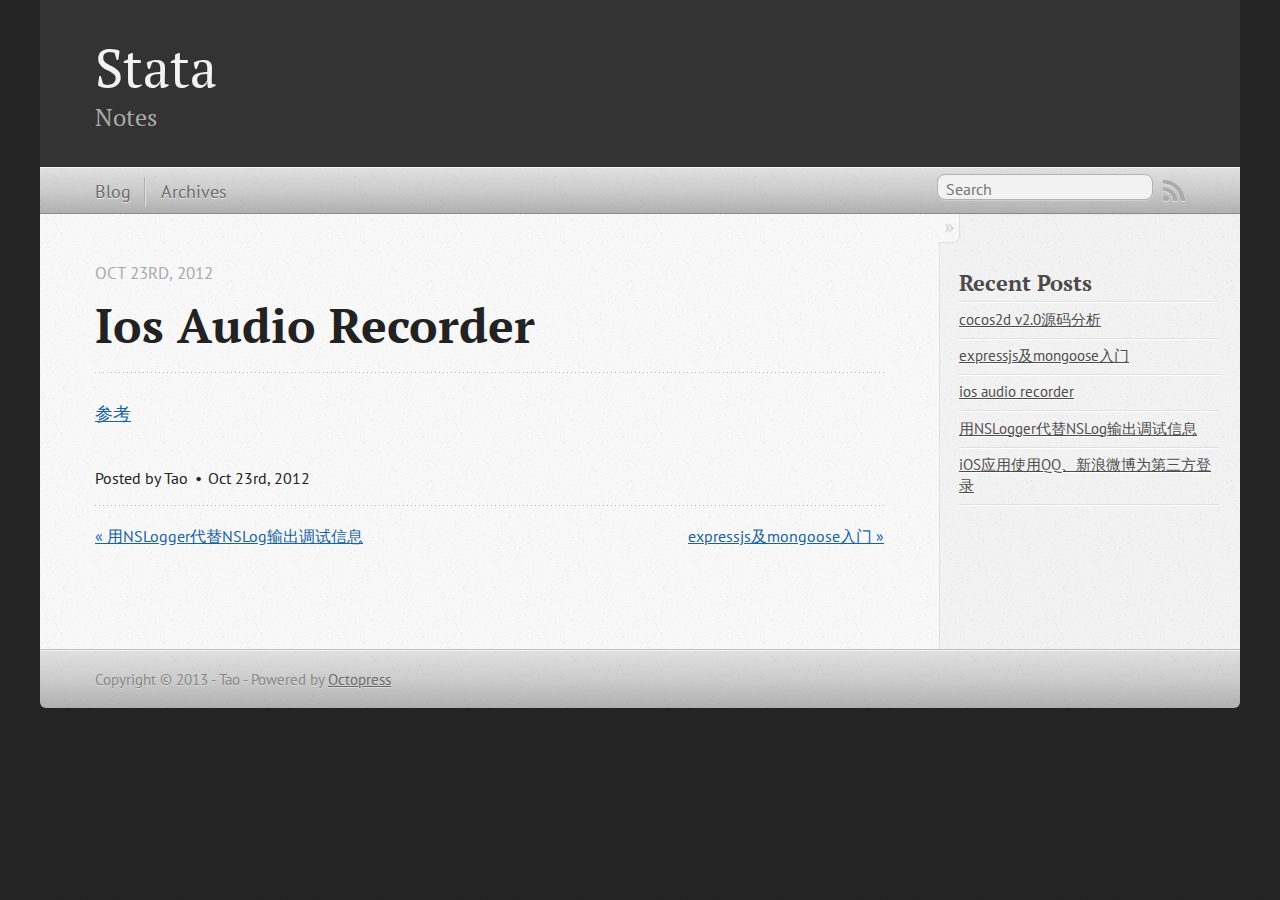
<file: blog/2012/10/23/ios-audio-recorder/index.html>
<!DOCTYPE html>
<!--[if IEMobile 7 ]><html class="no-js iem7"><![endif]-->
<!--[if lt IE 9]><html class="no-js lte-ie8"><![endif]-->
<!--[if (gt IE 8)|(gt IEMobile 7)|!(IEMobile)|!(IE)]><!--><html class="no-js" lang="en"><!--<![endif]-->
<head>
  <meta charset="utf-8">
  <title>ios audio recorder - Stata</title>
  <meta name="author" content="Tao">

  
  <meta name="description" content="参考
">
  

  <!-- http://t.co/dKP3o1e -->
  <meta name="HandheldFriendly" content="True">
  <meta name="MobileOptimized" content="320">
  <meta name="viewport" content="width=device-width, initial-scale=1">

  
  <link rel="canonical" href="http://qtao.com//blog/2012/10/23/ios-audio-recorder/">
  <link href="/favicon.png" rel="icon">
  <link href="/stylesheets/screen.css" media="screen, projection" rel="stylesheet" type="text/css">
  <script src="/javascripts/modernizr-2.0.js"></script>
  <script src="/javascripts/ender.js"></script>
  <script src="/javascripts/octopress.js" type="text/javascript"></script>
  <link href="/atom.xml" rel="alternate" title="Stata" type="application/atom+xml">
  <!--Fonts from Google"s Web font directory at http://google.com/webfonts -->
<link href="http://fonts.googleapis.com/css?family=PT+Serif:regular,italic,bold,bolditalic" rel="stylesheet" type="text/css">
<link href="http://fonts.googleapis.com/css?family=PT+Sans:regular,italic,bold,bolditalic" rel="stylesheet" type="text/css">

  

</head>

<body   >
  <header role="banner"><hgroup>
  <h1><a href="/">Stata</a></h1>
  
    <h2>Notes</h2>
  
</hgroup>

</header>
  <nav role="navigation"><ul class="subscription" data-subscription="rss">
  <li><a href="/atom.xml" rel="subscribe-rss" title="subscribe via RSS">RSS</a></li>
  
</ul>
  
<form action="http://google.com/search" method="get">
  <fieldset role="search">
    <input type="hidden" name="q" value="site:qtao.com/" />
    <input class="search" type="text" name="q" results="0" placeholder="Search"/>
  </fieldset>
</form>
  
<ul class="main-navigation">
  <li><a href="/">Blog</a></li>
  <li><a href="/blog/archives">Archives</a></li>
</ul>

</nav>
  <div id="main">
    <div id="content">
      <div>
<article class="hentry" role="article">
  
  <header>
    
      <h1 class="entry-title">Ios Audio Recorder</h1>
    
    
      <p class="meta">
        








  


<time datetime="2012-10-23T03:15:00+08:00" pubdate data-updated="true">Oct 23<span>rd</span>, 2012</time>
        
      </p>
    
  </header>


<div class="entry-content"><p><a href="http://mobileorchard.com/tutorial-detecting-when-a-user-blows-into-the-mic/">参考</a></p>
</div>


  <footer>
    <p class="meta">
      
  

<span class="byline author vcard">Posted by <span class="fn">Tao</span></span>

      








  


<time datetime="2012-10-23T03:15:00+08:00" pubdate data-updated="true">Oct 23<span>rd</span>, 2012</time>
      


    </p>
    
      <div class="sharing">
  
  
  
</div>

    
    <p class="meta">
      
        <a class="basic-alignment left" href="/blog/2012/10/20/how-to-use-nslogger/" title="Previous Post: 用NSLogger代替NSLog输出调试信息">&laquo; 用NSLogger代替NSLog输出调试信息</a>
      
      
        <a class="basic-alignment right" href="/blog/2012/10/26/expressjs-mongoose/" title="Next Post: expressjs及mongoose入门">expressjs及mongoose入门 &raquo;</a>
      
    </p>
  </footer>
</article>

</div>

<aside class="sidebar">
  
    <section>
  <h1>Recent Posts</h1>
  <ul id="recent_posts">
    
      <li class="post">
        <a href="/blog/2013/02/23/cocos2d-v2-dot-0-source/">cocos2d v2.0源码分析</a>
      </li>
    
      <li class="post">
        <a href="/blog/2012/10/26/expressjs-mongoose/">expressjs及mongoose入门</a>
      </li>
    
      <li class="post">
        <a href="/blog/2012/10/23/ios-audio-recorder/">ios audio recorder</a>
      </li>
    
      <li class="post">
        <a href="/blog/2012/10/20/how-to-use-nslogger/">用NSLogger代替NSLog输出调试信息</a>
      </li>
    
      <li class="post">
        <a href="/blog/2012/10/19/ios-app-login-by-qq-tencentoauth/">iOS应用使用QQ、新浪微博为第三方登录</a>
      </li>
    
  </ul>
</section>






  
</aside>


    </div>
  </div>
  <footer role="contentinfo"><p>
  Copyright &copy; 2013 - Tao -
  <span class="credit">Powered by <a href="http://octopress.org">Octopress</a></span>
</p>

</footer>
  











</body>
</html>
</file>
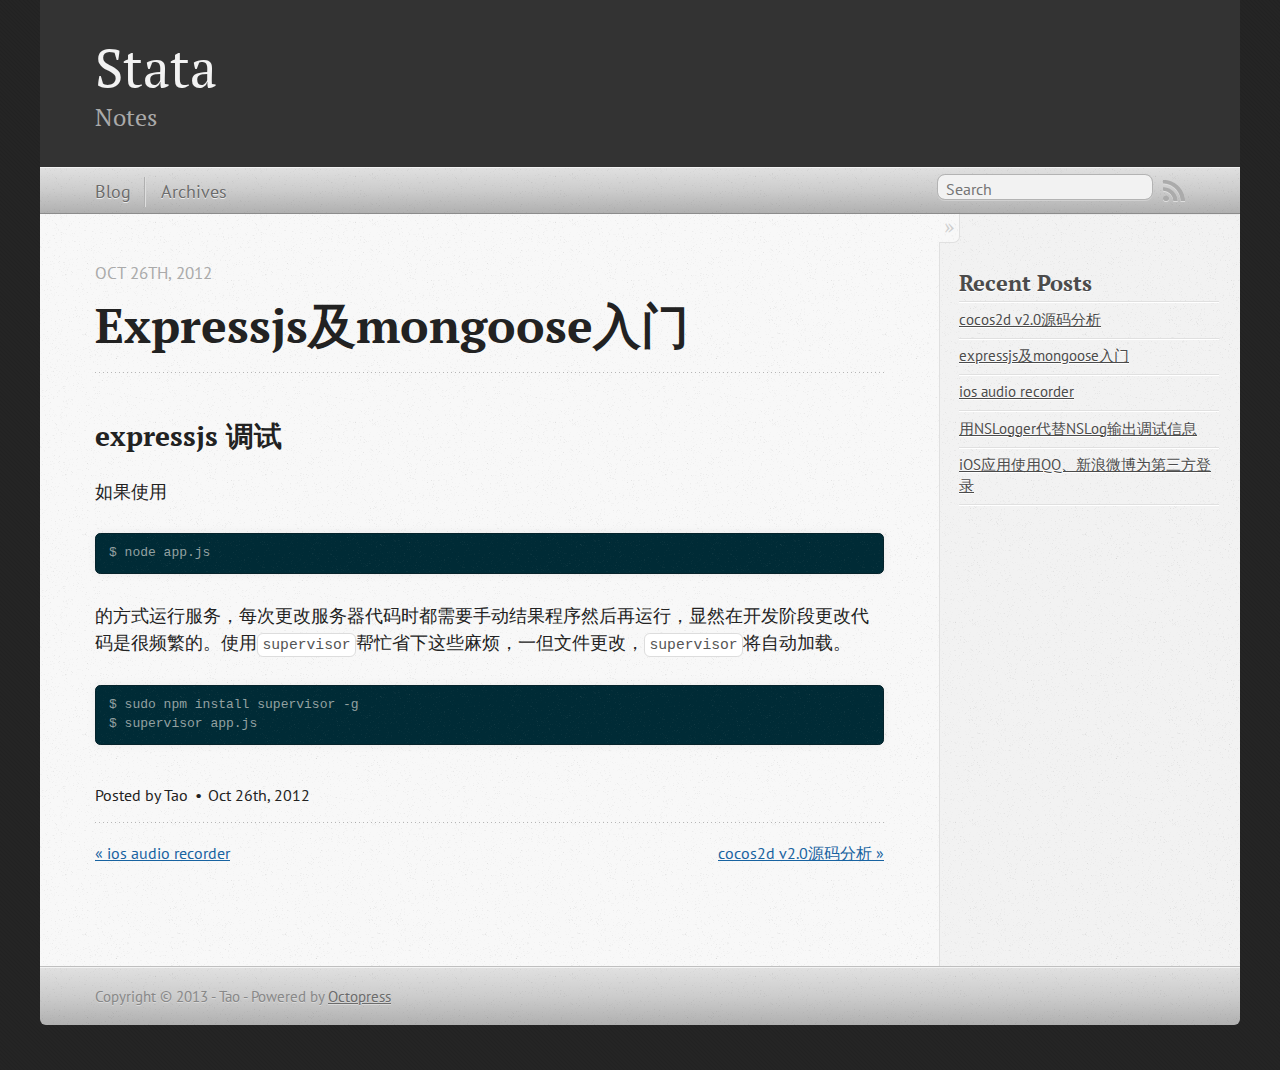
<file: blog/2012/10/26/expressjs-mongoose/index.html>
<!DOCTYPE html>
<!--[if IEMobile 7 ]><html class="no-js iem7"><![endif]-->
<!--[if lt IE 9]><html class="no-js lte-ie8"><![endif]-->
<!--[if (gt IE 8)|(gt IEMobile 7)|!(IEMobile)|!(IE)]><!--><html class="no-js" lang="en"><!--<![endif]-->
<head>
  <meta charset="utf-8">
  <title>expressjs及mongoose入门 - Stata</title>
  <meta name="author" content="Tao">

  
  <meta name="description" content="expressjs 调试 如果使用 $ node app.js 的方式运行服务，每次更改服务器代码时都需要手动结果程序然后再运行，显然在开发阶段更改代码是很频繁的。使用supervisor帮忙省下这些麻烦，一但文件更改，supervisor将自动加载。 $ sudo npm install &hellip;">
  

  <!-- http://t.co/dKP3o1e -->
  <meta name="HandheldFriendly" content="True">
  <meta name="MobileOptimized" content="320">
  <meta name="viewport" content="width=device-width, initial-scale=1">

  
  <link rel="canonical" href="http://qtao.com//blog/2012/10/26/expressjs-mongoose/">
  <link href="/favicon.png" rel="icon">
  <link href="/stylesheets/screen.css" media="screen, projection" rel="stylesheet" type="text/css">
  <script src="/javascripts/modernizr-2.0.js"></script>
  <script src="/javascripts/ender.js"></script>
  <script src="/javascripts/octopress.js" type="text/javascript"></script>
  <link href="/atom.xml" rel="alternate" title="Stata" type="application/atom+xml">
  <!--Fonts from Google"s Web font directory at http://google.com/webfonts -->
<link href="http://fonts.googleapis.com/css?family=PT+Serif:regular,italic,bold,bolditalic" rel="stylesheet" type="text/css">
<link href="http://fonts.googleapis.com/css?family=PT+Sans:regular,italic,bold,bolditalic" rel="stylesheet" type="text/css">

  

</head>

<body   >
  <header role="banner"><hgroup>
  <h1><a href="/">Stata</a></h1>
  
    <h2>Notes</h2>
  
</hgroup>

</header>
  <nav role="navigation"><ul class="subscription" data-subscription="rss">
  <li><a href="/atom.xml" rel="subscribe-rss" title="subscribe via RSS">RSS</a></li>
  
</ul>
  
<form action="http://google.com/search" method="get">
  <fieldset role="search">
    <input type="hidden" name="q" value="site:qtao.com/" />
    <input class="search" type="text" name="q" results="0" placeholder="Search"/>
  </fieldset>
</form>
  
<ul class="main-navigation">
  <li><a href="/">Blog</a></li>
  <li><a href="/blog/archives">Archives</a></li>
</ul>

</nav>
  <div id="main">
    <div id="content">
      <div>
<article class="hentry" role="article">
  
  <header>
    
      <h1 class="entry-title">Expressjs及mongoose入门</h1>
    
    
      <p class="meta">
        








  


<time datetime="2012-10-26T12:04:00+08:00" pubdate data-updated="true">Oct 26<span>th</span>, 2012</time>
        
      </p>
    
  </header>


<div class="entry-content"><h2>expressjs 调试</h2>

<p>如果使用</p>

<pre><code>$ node app.js
</code></pre>

<p>的方式运行服务，每次更改服务器代码时都需要手动结果程序然后再运行，显然在开发阶段更改代码是很频繁的。使用<code>supervisor</code>帮忙省下这些麻烦，一但文件更改，<code>supervisor</code>将自动加载。</p>

<pre><code>$ sudo npm install supervisor -g
$ supervisor app.js
</code></pre>
</div>


  <footer>
    <p class="meta">
      
  

<span class="byline author vcard">Posted by <span class="fn">Tao</span></span>

      








  


<time datetime="2012-10-26T12:04:00+08:00" pubdate data-updated="true">Oct 26<span>th</span>, 2012</time>
      


    </p>
    
      <div class="sharing">
  
  
  
</div>

    
    <p class="meta">
      
        <a class="basic-alignment left" href="/blog/2012/10/23/ios-audio-recorder/" title="Previous Post: ios audio recorder">&laquo; ios audio recorder</a>
      
      
        <a class="basic-alignment right" href="/blog/2013/02/23/cocos2d-v2-dot-0-source/" title="Next Post: cocos2d v2.0源码分析">cocos2d v2.0源码分析 &raquo;</a>
      
    </p>
  </footer>
</article>

</div>

<aside class="sidebar">
  
    <section>
  <h1>Recent Posts</h1>
  <ul id="recent_posts">
    
      <li class="post">
        <a href="/blog/2013/02/23/cocos2d-v2-dot-0-source/">cocos2d v2.0源码分析</a>
      </li>
    
      <li class="post">
        <a href="/blog/2012/10/26/expressjs-mongoose/">expressjs及mongoose入门</a>
      </li>
    
      <li class="post">
        <a href="/blog/2012/10/23/ios-audio-recorder/">ios audio recorder</a>
      </li>
    
      <li class="post">
        <a href="/blog/2012/10/20/how-to-use-nslogger/">用NSLogger代替NSLog输出调试信息</a>
      </li>
    
      <li class="post">
        <a href="/blog/2012/10/19/ios-app-login-by-qq-tencentoauth/">iOS应用使用QQ、新浪微博为第三方登录</a>
      </li>
    
  </ul>
</section>






  
</aside>


    </div>
  </div>
  <footer role="contentinfo"><p>
  Copyright &copy; 2013 - Tao -
  <span class="credit">Powered by <a href="http://octopress.org">Octopress</a></span>
</p>

</footer>
  











</body>
</html>
</file>
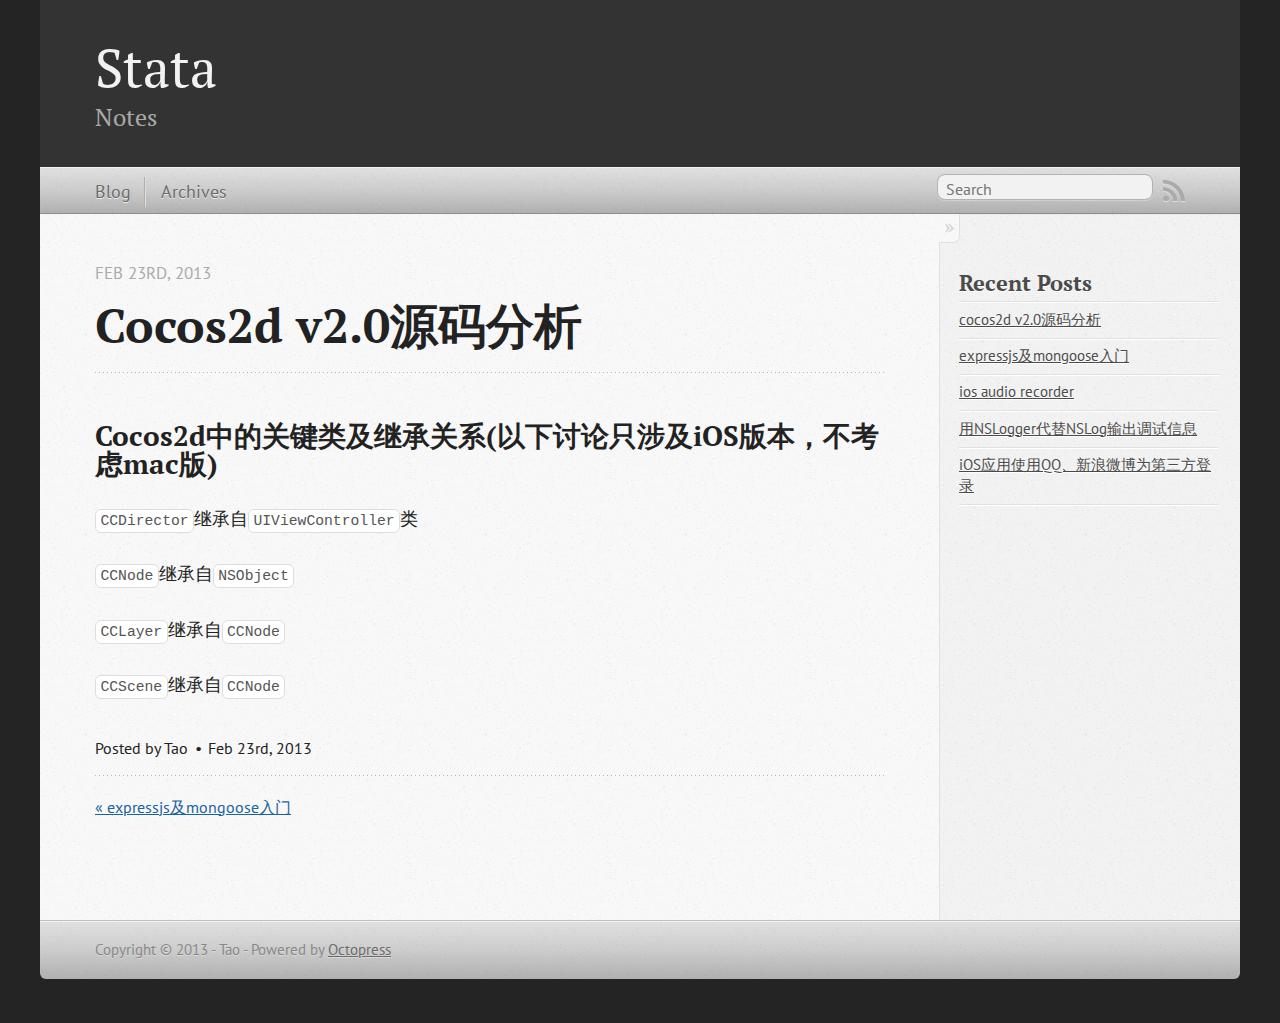
<file: blog/2013/02/23/cocos2d-v2-dot-0-source/index.html>
<!DOCTYPE html>
<!--[if IEMobile 7 ]><html class="no-js iem7"><![endif]-->
<!--[if lt IE 9]><html class="no-js lte-ie8"><![endif]-->
<!--[if (gt IE 8)|(gt IEMobile 7)|!(IEMobile)|!(IE)]><!--><html class="no-js" lang="en"><!--<![endif]-->
<head>
  <meta charset="utf-8">
  <title>cocos2d v2.0源码分析 - Stata</title>
  <meta name="author" content="Tao">

  
  <meta name="description" content="Cocos2d中的关键类及继承关系(以下讨论只涉及iOS版本，不考虑mac版) CCDirector继承自UIViewController类 CCNode继承自NSObject CCLayer继承自CCNode CCScene继承自CCNode
">
  

  <!-- http://t.co/dKP3o1e -->
  <meta name="HandheldFriendly" content="True">
  <meta name="MobileOptimized" content="320">
  <meta name="viewport" content="width=device-width, initial-scale=1">

  
  <link rel="canonical" href="http://qtao.com//blog/2013/02/23/cocos2d-v2-dot-0-source/">
  <link href="/favicon.png" rel="icon">
  <link href="/stylesheets/screen.css" media="screen, projection" rel="stylesheet" type="text/css">
  <script src="/javascripts/modernizr-2.0.js"></script>
  <script src="/javascripts/ender.js"></script>
  <script src="/javascripts/octopress.js" type="text/javascript"></script>
  <link href="/atom.xml" rel="alternate" title="Stata" type="application/atom+xml">
  <!--Fonts from Google"s Web font directory at http://google.com/webfonts -->
<link href="http://fonts.googleapis.com/css?family=PT+Serif:regular,italic,bold,bolditalic" rel="stylesheet" type="text/css">
<link href="http://fonts.googleapis.com/css?family=PT+Sans:regular,italic,bold,bolditalic" rel="stylesheet" type="text/css">

  

</head>

<body   >
  <header role="banner"><hgroup>
  <h1><a href="/">Stata</a></h1>
  
    <h2>Notes</h2>
  
</hgroup>

</header>
  <nav role="navigation"><ul class="subscription" data-subscription="rss">
  <li><a href="/atom.xml" rel="subscribe-rss" title="subscribe via RSS">RSS</a></li>
  
</ul>
  
<form action="http://google.com/search" method="get">
  <fieldset role="search">
    <input type="hidden" name="q" value="site:qtao.com/" />
    <input class="search" type="text" name="q" results="0" placeholder="Search"/>
  </fieldset>
</form>
  
<ul class="main-navigation">
  <li><a href="/">Blog</a></li>
  <li><a href="/blog/archives">Archives</a></li>
</ul>

</nav>
  <div id="main">
    <div id="content">
      <div>
<article class="hentry" role="article">
  
  <header>
    
      <h1 class="entry-title">Cocos2d v2.0源码分析</h1>
    
    
      <p class="meta">
        








  


<time datetime="2013-02-23T14:15:00+08:00" pubdate data-updated="true">Feb 23<span>rd</span>, 2013</time>
        
      </p>
    
  </header>


<div class="entry-content"><h2>Cocos2d中的关键类及继承关系(以下讨论只涉及iOS版本，不考虑mac版)</h2>

<p><code>CCDirector</code>继承自<code>UIViewController</code>类</p>

<p><code>CCNode</code>继承自<code>NSObject</code></p>

<p><code>CCLayer</code>继承自<code>CCNode</code></p>

<p><code>CCScene</code>继承自<code>CCNode</code></p>
</div>


  <footer>
    <p class="meta">
      
  

<span class="byline author vcard">Posted by <span class="fn">Tao</span></span>

      








  


<time datetime="2013-02-23T14:15:00+08:00" pubdate data-updated="true">Feb 23<span>rd</span>, 2013</time>
      


    </p>
    
      <div class="sharing">
  
  
  
</div>

    
    <p class="meta">
      
        <a class="basic-alignment left" href="/blog/2012/10/26/expressjs-mongoose/" title="Previous Post: expressjs及mongoose入门">&laquo; expressjs及mongoose入门</a>
      
      
    </p>
  </footer>
</article>

</div>

<aside class="sidebar">
  
    <section>
  <h1>Recent Posts</h1>
  <ul id="recent_posts">
    
      <li class="post">
        <a href="/blog/2013/02/23/cocos2d-v2-dot-0-source/">cocos2d v2.0源码分析</a>
      </li>
    
      <li class="post">
        <a href="/blog/2012/10/26/expressjs-mongoose/">expressjs及mongoose入门</a>
      </li>
    
      <li class="post">
        <a href="/blog/2012/10/23/ios-audio-recorder/">ios audio recorder</a>
      </li>
    
      <li class="post">
        <a href="/blog/2012/10/20/how-to-use-nslogger/">用NSLogger代替NSLog输出调试信息</a>
      </li>
    
      <li class="post">
        <a href="/blog/2012/10/19/ios-app-login-by-qq-tencentoauth/">iOS应用使用QQ、新浪微博为第三方登录</a>
      </li>
    
  </ul>
</section>






  
</aside>


    </div>
  </div>
  <footer role="contentinfo"><p>
  Copyright &copy; 2013 - Tao -
  <span class="credit">Powered by <a href="http://octopress.org">Octopress</a></span>
</p>

</footer>
  











</body>
</html>
</file>
<file: stylesheets/screen.css>
html,body,div,span,applet,object,iframe,h1,h2,h3,h4,h5,h6,p,blockquote,pre,a,abbr,acronym,address,big,cite,code,del,dfn,em,img,ins,kbd,q,s,samp,small,strike,strong,sub,sup,tt,var,b,u,i,center,dl,dt,dd,ol,ul,li,fieldset,form,label,legend,table,caption,tbody,tfoot,thead,tr,th,td,article,aside,canvas,details,embed,figure,figcaption,footer,header,hgroup,menu,nav,output,ruby,section,summary,time,mark,audio,video{margin:0;padding:0;border:0;font:inherit;font-size:100%;vertical-align:baseline}html{line-height:1}ol,ul{list-style:none}table{border-collapse:collapse;border-spacing:0}caption,th,td{text-align:left;font-weight:normal;vertical-align:middle}q,blockquote{quotes:none}q:before,q:after,blockquote:before,blockquote:after{content:"";content:none}a img{border:none}article,aside,details,figcaption,figure,footer,header,hgroup,menu,nav,section,summary{display:block}article,aside,details,figcaption,figure,footer,header,hgroup,menu,nav,section,summary{display:block}a{color:#1863a1}a:visited{color:#751590}a:focus{color:#0181eb}a:hover{color:#0181eb}a:active{color:#01579f}aside.sidebar a{color:#1863a1}aside.sidebar a:focus{color:#0181eb}aside.sidebar a:hover{color:#0181eb}aside.sidebar a:active{color:#01579f}a{-webkit-transition:color 0.3s;-moz-transition:color 0.3s;-o-transition:color 0.3s;transition:color 0.3s}html{background:#252525 url('/images/line-tile.png?1370765546') top left}body>div{background:#f2f2f2 url('/images/noise.png?1370765546') top left;border-bottom:1px solid #bfbfbf}body>div>div{background:#f8f8f8 url('/images/noise.png?1370765546') top left;border-right:1px solid #e0e0e0}.heading,body>header h1,h1,h2,h3,h4,h5,h6{font-family:"PT Serif","Georgia","Helvetica Neue",Arial,sans-serif}.sans,body>header h2,article header p.meta,article>footer,#content .blog-index footer,html .gist .gist-file .gist-meta,#blog-archives a.category,#blog-archives time,aside.sidebar section,body>footer{font-family:"PT Sans","Helvetica Neue",Arial,sans-serif}.serif,body,#content .blog-index a[rel=full-article]{font-family:"PT Serif",Georgia,Times,"Times New Roman",serif}.mono,pre,code,tt,p code,li code{font-family:Menlo,Monaco,"Andale Mono","lucida console","Courier New",monospace}body>header h1{font-size:2.2em;font-family:"PT Serif","Georgia","Helvetica Neue",Arial,sans-serif;font-weight:normal;line-height:1.2em;margin-bottom:0.6667em}body>header h2{font-family:"PT Serif","Georgia","Helvetica Neue",Arial,sans-serif}body{line-height:1.5em;color:#222}h1{font-size:2.2em;line-height:1.2em}@media only screen and (min-width: 992px){body{font-size:1.15em}h1{font-size:2.6em;line-height:1.2em}}h1,h2,h3,h4,h5,h6{text-rendering:optimizelegibility;margin-bottom:1em;font-weight:bold}h2,section h1{font-size:1.5em}h3,section h2,section section h1{font-size:1.3em}h4,section h3,section section h2,section section section h1{font-size:1em}h5,section h4,section section h3{font-size:.9em}h6,section h5,section section h4,section section section h3{font-size:.8em}p,blockquote,ul,ol{margin-bottom:1.5em}ul{list-style-type:disc}ul ul{list-style-type:circle;margin-bottom:0px}ul ul ul{list-style-type:square;margin-bottom:0px}ol{list-style-type:decimal}ol ol{list-style-type:lower-alpha;margin-bottom:0px}ol ol ol{list-style-type:lower-roman;margin-bottom:0px}ul,ul ul,ul ol,ol,ol ul,ol ol{margin-left:1.3em}strong{font-weight:bold}em{font-style:italic}sup,sub{font-size:0.8em;position:relative;display:inline-block}sup{top:-0.5em}sub{bottom:-0.5em}q{font-style:italic}q:before{content:"\201C"}q:after{content:"\201D"}em,dfn{font-style:italic}strong,dfn{font-weight:bold}del,s{text-decoration:line-through}abbr,acronym{border-bottom:1px dotted;cursor:help}sub,sup{line-height:0}hr{margin-bottom:0.2em}small{font-size:.8em}big{font-size:1.2em}blockquote{font-style:italic;position:relative;font-size:1.2em;line-height:1.5em;padding-left:1em;border-left:4px solid rgba(170,170,170,0.5)}blockquote cite{font-style:italic}blockquote cite a{color:#aaa !important;word-wrap:break-word}blockquote cite:before{content:'\2014';padding-right:.3em;padding-left:.3em;color:#aaa}@media only screen and (min-width: 992px){blockquote{padding-left:1.5em;border-left-width:4px}}.pullquote-right:before,.pullquote-left:before{padding:0;border:none;content:attr(data-pullquote);float:right;width:45%;margin:.5em 0 1em 1.5em;position:relative;top:7px;font-size:1.4em;line-height:1.45em}.pullquote-left:before{float:left;margin:.5em 1.5em 1em 0}.force-wrap,article a,aside.sidebar a{white-space:-moz-pre-wrap;white-space:-pre-wrap;white-space:-o-pre-wrap;white-space:pre-wrap;word-wrap:break-word}.group,body>header,body>nav,body>footer,body #content>article,body #content>div>article,body #content>div>section,body div.pagination,aside.sidebar,#main,#content,.sidebar{*zoom:1}.group:after,body>header:after,body>nav:after,body>footer:after,body #content>article:after,body #content>div>article:after,body #content>div>section:after,body div.pagination:after,aside.sidebar:after,#main:after,#content:after,.sidebar:after{content:"";display:table;clear:both}body{-webkit-text-size-adjust:none;max-width:1200px;position:relative;margin:0 auto}body>header,body>nav,body>footer,body #content>article,body #content>div>article,body #content>div>section{padding-left:18px;padding-right:18px}@media only screen and (min-width: 480px){body>header,body>nav,body>footer,body #content>article,body #content>div>article,body #content>div>section{padding-left:25px;padding-right:25px}}@media only screen and (min-width: 768px){body>header,body>nav,body>footer,body #content>article,body #content>div>article,body #content>div>section{padding-left:35px;padding-right:35px}}@media only screen and (min-width: 992px){body>header,body>nav,body>footer,body #content>article,body #content>div>article,body #content>div>section{padding-left:55px;padding-right:55px}}body div.pagination{margin-left:18px;margin-right:18px}@media only screen and (min-width: 480px){body div.pagination{margin-left:25px;margin-right:25px}}@media only screen and (min-width: 768px){body div.pagination{margin-left:35px;margin-right:35px}}@media only screen and (min-width: 992px){body div.pagination{margin-left:55px;margin-right:55px}}body>header{font-size:1em;padding-top:1.5em;padding-bottom:1.5em}#content{overflow:hidden}#content>div,#content>article{width:100%}aside.sidebar{float:none;padding:0 18px 1px;background-color:#f7f7f7;border-top:1px solid #e0e0e0}.flex-content,article img,article video,article .flash-video,aside.sidebar img{max-width:100%;height:auto}.basic-alignment.left,article img.left,article video.left,article .left.flash-video,aside.sidebar img.left{float:left;margin-right:1.5em}.basic-alignment.right,article img.right,article video.right,article .right.flash-video,aside.sidebar img.right{float:right;margin-left:1.5em}.basic-alignment.center,article img.center,article video.center,article .center.flash-video,aside.sidebar img.center{display:block;margin:0 auto 1.5em}.basic-alignment.left,article img.left,article video.left,article .left.flash-video,aside.sidebar img.left,.basic-alignment.right,article img.right,article video.right,article .right.flash-video,aside.sidebar img.right{margin-bottom:.8em}.toggle-sidebar,.no-sidebar .toggle-sidebar{display:none}@media only screen and (min-width: 750px){body.sidebar-footer aside.sidebar{float:none;width:auto;clear:left;margin:0;padding:0 35px 1px;background-color:#f7f7f7;border-top:1px solid #eaeaea}body.sidebar-footer aside.sidebar section.odd,body.sidebar-footer aside.sidebar section.even{float:left;width:48%}body.sidebar-footer aside.sidebar section.odd{margin-left:0}body.sidebar-footer aside.sidebar section.even{margin-left:4%}body.sidebar-footer aside.sidebar.thirds section{width:30%;margin-left:5%}body.sidebar-footer aside.sidebar.thirds section.first{margin-left:0;clear:both}}body.sidebar-footer #content{margin-right:0px}body.sidebar-footer .toggle-sidebar{display:none}@media only screen and (min-width: 550px){body>header{font-size:1em}}@media only screen and (min-width: 750px){aside.sidebar{float:none;width:auto;clear:left;margin:0;padding:0 35px 1px;background-color:#f7f7f7;border-top:1px solid #eaeaea}aside.sidebar section.odd,aside.sidebar section.even{float:left;width:48%}aside.sidebar section.odd{margin-left:0}aside.sidebar section.even{margin-left:4%}aside.sidebar.thirds section{width:30%;margin-left:5%}aside.sidebar.thirds section.first{margin-left:0;clear:both}}@media only screen and (min-width: 768px){body{-webkit-text-size-adjust:auto}body>header{font-size:1.2em}#main{padding:0;margin:0 auto}#content{overflow:visible;margin-right:240px;position:relative}.no-sidebar #content{margin-right:0;border-right:0}.collapse-sidebar #content{margin-right:20px}#content>div,#content>article{padding-top:17.5px;padding-bottom:17.5px;float:left}aside.sidebar{width:210px;padding:0 15px 15px;background:none;clear:none;float:left;margin:0 -100% 0 0}aside.sidebar section{width:auto;margin-left:0}aside.sidebar section.odd,aside.sidebar section.even{float:none;width:auto;margin-left:0}.collapse-sidebar aside.sidebar{float:none;width:auto;clear:left;margin:0;padding:0 35px 1px;background-color:#f7f7f7;border-top:1px solid #eaeaea}.collapse-sidebar aside.sidebar section.odd,.collapse-sidebar aside.sidebar section.even{float:left;width:48%}.collapse-sidebar aside.sidebar section.odd{margin-left:0}.collapse-sidebar aside.sidebar section.even{margin-left:4%}.collapse-sidebar aside.sidebar.thirds section{width:30%;margin-left:5%}.collapse-sidebar aside.sidebar.thirds section.first{margin-left:0;clear:both}}@media only screen and (min-width: 992px){body>header{font-size:1.3em}#content{margin-right:300px}#content>div,#content>article{padding-top:27.5px;padding-bottom:27.5px}aside.sidebar{width:260px;padding:1.2em 20px 20px}.collapse-sidebar aside.sidebar{padding-left:55px;padding-right:55px}}@media only screen and (min-width: 768px){ul,ol{margin-left:0}}body>header{background:#333}body>header h1{display:inline-block;margin:0}body>header h1 a,body>header h1 a:visited,body>header h1 a:hover{color:#f2f2f2;text-decoration:none}body>header h2{margin:.2em 0 0;font-size:1em;color:#aaa;font-weight:normal}body>nav{position:relative;background-color:#ccc;background:url('/images/noise.png?1370765546'),-webkit-gradient(linear, 50% 0%, 50% 100%, color-stop(0%, #e0e0e0), color-stop(50%, #cccccc), color-stop(100%, #b0b0b0));background:url('/images/noise.png?1370765546'),-webkit-linear-gradient(#e0e0e0,#cccccc,#b0b0b0);background:url('/images/noise.png?1370765546'),-moz-linear-gradient(#e0e0e0,#cccccc,#b0b0b0);background:url('/images/noise.png?1370765546'),-o-linear-gradient(#e0e0e0,#cccccc,#b0b0b0);background:url('/images/noise.png?1370765546'),linear-gradient(#e0e0e0,#cccccc,#b0b0b0);border-top:1px solid #f2f2f2;border-bottom:1px solid #8c8c8c;padding-top:.35em;padding-bottom:.35em}body>nav form{-webkit-background-clip:padding;-moz-background-clip:padding;background-clip:padding-box;margin:0;padding:0}body>nav form .search{padding:.3em .5em 0;font-size:.85em;font-family:"PT Sans","Helvetica Neue",Arial,sans-serif;line-height:1.1em;width:95%;-webkit-border-radius:0.5em;-moz-border-radius:0.5em;-ms-border-radius:0.5em;-o-border-radius:0.5em;border-radius:0.5em;-webkit-background-clip:padding;-moz-background-clip:padding;background-clip:padding-box;-webkit-box-shadow:#d1d1d1 0 1px;-moz-box-shadow:#d1d1d1 0 1px;box-shadow:#d1d1d1 0 1px;background-color:#f2f2f2;border:1px solid #b3b3b3;color:#888}body>nav form .search:focus{color:#444;border-color:#80b1df;-webkit-box-shadow:#80b1df 0 0 4px,#80b1df 0 0 3px inset;-moz-box-shadow:#80b1df 0 0 4px,#80b1df 0 0 3px inset;box-shadow:#80b1df 0 0 4px,#80b1df 0 0 3px inset;background-color:#fff;outline:none}body>nav fieldset[role=search]{float:right;width:48%}body>nav fieldset.mobile-nav{float:left;width:48%}body>nav fieldset.mobile-nav select{width:100%;font-size:.8em;border:1px solid #888}body>nav ul{display:none}@media only screen and (min-width: 550px){body>nav{font-size:.9em}body>nav ul{margin:0;padding:0;border:0;overflow:hidden;*zoom:1;float:left;display:block;padding-top:.15em}body>nav ul li{list-style-image:none;list-style-type:none;margin-left:0;white-space:nowrap;display:inline;float:left;padding-left:0;padding-right:0}body>nav ul li:first-child,body>nav ul li.first{padding-left:0}body>nav ul li:last-child{padding-right:0}body>nav ul li.last{padding-right:0}body>nav ul.subscription{margin-left:.8em;float:right}body>nav ul.subscription li:last-child a{padding-right:0}body>nav ul li{margin:0}body>nav a{color:#6b6b6b;font-family:"PT Sans","Helvetica Neue",Arial,sans-serif;text-shadow:#ebebeb 0 1px;float:left;text-decoration:none;font-size:1.1em;padding:.1em 0;line-height:1.5em}body>nav a:visited{color:#6b6b6b}body>nav a:hover{color:#2b2b2b}body>nav li+li{border-left:1px solid #b0b0b0;margin-left:.8em}body>nav li+li a{padding-left:.8em;border-left:1px solid #dedede}body>nav form{float:right;text-align:left;padding-left:.8em;width:175px}body>nav form .search{width:93%;font-size:.95em;line-height:1.2em}body>nav ul[data-subscription$=email]+form{width:97px}body>nav ul[data-subscription$=email]+form .search{width:91%}body>nav fieldset.mobile-nav{display:none}body>nav fieldset[role=search]{width:99%}}@media only screen and (min-width: 992px){body>nav form{width:215px}body>nav ul[data-subscription$=email]+form{width:147px}}.no-placeholder body>nav .search{background:#f2f2f2 url('/images/search.png?1370765546') 0.3em 0.25em no-repeat;text-indent:1.3em}@media only screen and (min-width: 550px){.maskImage body>nav ul[data-subscription$=email]+form{width:123px}}@media only screen and (min-width: 992px){.maskImage body>nav ul[data-subscription$=email]+form{width:173px}}.maskImage ul.subscription{position:relative;top:.2em}.maskImage ul.subscription li,.maskImage ul.subscription a{border:0;padding:0}.maskImage a[rel=subscribe-rss]{position:relative;top:0px;text-indent:-999999em;background-color:#dedede;border:0;padding:0}.maskImage a[rel=subscribe-rss],.maskImage a[rel=subscribe-rss]:after{-webkit-mask-image:url('/images/rss.png?1370765546');-moz-mask-image:url('/images/rss.png?1370765546');-ms-mask-image:url('/images/rss.png?1370765546');-o-mask-image:url('/images/rss.png?1370765546');mask-image:url('/images/rss.png?1370765546');-webkit-mask-repeat:no-repeat;-moz-mask-repeat:no-repeat;-ms-mask-repeat:no-repeat;-o-mask-repeat:no-repeat;mask-repeat:no-repeat;width:22px;height:22px}.maskImage a[rel=subscribe-rss]:after{content:"";position:absolute;top:-1px;left:0;background-color:#ababab}.maskImage a[rel=subscribe-rss]:hover:after{background-color:#9e9e9e}.maskImage a[rel=subscribe-email]{position:relative;top:0px;text-indent:-999999em;background-color:#dedede;border:0;padding:0}.maskImage a[rel=subscribe-email],.maskImage a[rel=subscribe-email]:after{-webkit-mask-image:url('/images/email.png?1370765546');-moz-mask-image:url('/images/email.png?1370765546');-ms-mask-image:url('/images/email.png?1370765546');-o-mask-image:url('/images/email.png?1370765546');mask-image:url('/images/email.png?1370765546');-webkit-mask-repeat:no-repeat;-moz-mask-repeat:no-repeat;-ms-mask-repeat:no-repeat;-o-mask-repeat:no-repeat;mask-repeat:no-repeat;width:28px;height:22px}.maskImage a[rel=subscribe-email]:after{content:"";position:absolute;top:-1px;left:0;background-color:#ababab}.maskImage a[rel=subscribe-email]:hover:after{background-color:#9e9e9e}article{padding-top:1em}article header{position:relative;padding-top:2em;padding-bottom:1em;margin-bottom:1em;background:url('[data-uri]') bottom left repeat-x}article header h1{margin:0}article header h1 a{text-decoration:none}article header h1 a:hover{text-decoration:underline}article header p{font-size:.9em;color:#aaa;margin:0}article header p.meta{text-transform:uppercase;position:absolute;top:0}@media only screen and (min-width: 768px){article header{margin-bottom:1.5em;padding-bottom:1em;background:url('[data-uri]') bottom left repeat-x}}article h2{padding-top:0.8em;background:url('[data-uri]') top left repeat-x}.entry-content article h2:first-child,article header+h2{padding-top:0}article h2:first-child,article header+h2{background:none}article .feature{padding-top:.5em;margin-bottom:1em;padding-bottom:1em;background:url('[data-uri]') bottom left repeat-x;font-size:2.0em;font-style:italic;line-height:1.3em}article img,article video,article .flash-video{-webkit-border-radius:0.3em;-moz-border-radius:0.3em;-ms-border-radius:0.3em;-o-border-radius:0.3em;border-radius:0.3em;-webkit-box-shadow:rgba(0,0,0,0.15) 0 1px 4px;-moz-box-shadow:rgba(0,0,0,0.15) 0 1px 4px;box-shadow:rgba(0,0,0,0.15) 0 1px 4px;-webkit-box-sizing:border-box;-moz-box-sizing:border-box;box-sizing:border-box;border:#fff 0.5em solid}article video,article .flash-video{margin:0 auto 1.5em}article video{display:block;width:100%}article .flash-video>div{position:relative;display:block;padding-bottom:56.25%;padding-top:1px;height:0;overflow:hidden}article .flash-video>div iframe,article .flash-video>div object,article .flash-video>div embed{position:absolute;top:0;left:0;width:100%;height:100%}article>footer{padding-bottom:2.5em;margin-top:2em}article>footer p.meta{margin-bottom:.8em;font-size:.85em;clear:both;overflow:hidden}.blog-index article+article{background:url('[data-uri]') top left repeat-x}#content .blog-index{padding-top:0;padding-bottom:0}#content .blog-index article{padding-top:2em}#content .blog-index article header{background:none;padding-bottom:0}#content .blog-index article h1{font-size:2.2em}#content .blog-index article h1 a{color:inherit}#content .blog-index article h1 a:hover{color:#0181eb}#content .blog-index a[rel=full-article]{background:#ebebeb;display:inline-block;padding:.4em .8em;margin-right:.5em;text-decoration:none;color:#666;-webkit-transition:background-color 0.5s;-moz-transition:background-color 0.5s;-o-transition:background-color 0.5s;transition:background-color 0.5s}#content .blog-index a[rel=full-article]:hover{background:#0181eb;text-shadow:none;color:#f8f8f8}#content .blog-index footer{margin-top:1em}.separator,article>footer .byline+time:before,article>footer time+time:before,article>footer .comments:before,article>footer .byline ~ .categories:before{content:"\2022 ";padding:0 .4em 0 .2em;display:inline-block}#content div.pagination{text-align:center;font-size:.95em;position:relative;background:url('[data-uri]') top left repeat-x;padding-top:1.5em;padding-bottom:1.5em}#content div.pagination a{text-decoration:none;color:#aaa}#content div.pagination a.prev{position:absolute;left:0}#content div.pagination a.next{position:absolute;right:0}#content div.pagination a:hover{color:#0181eb}#content div.pagination a[href*=archive]:before,#content div.pagination a[href*=archive]:after{content:'\2014';padding:0 .3em}p.meta+.sharing{padding-top:1em;padding-left:0;background:url('[data-uri]') top left repeat-x}#fb-root{display:none}.highlight,html .gist .gist-file .gist-syntax .gist-highlight{border:1px solid #05232b !important}.highlight table td.code,html .gist .gist-file .gist-syntax .gist-highlight table td.code{width:100%}.highlight .line-numbers,html .gist .gist-file .gist-syntax .gist-highlight .line-numbers{text-align:right;font-size:13px;line-height:1.45em;background:#073642 url('/images/noise.png?1370765546') top left !important;border-right:1px solid #00232c !important;-webkit-box-shadow:#083e4b -1px 0 inset;-moz-box-shadow:#083e4b -1px 0 inset;box-shadow:#083e4b -1px 0 inset;text-shadow:#021014 0 -1px;padding:.8em !important;-webkit-border-radius:0;-moz-border-radius:0;-ms-border-radius:0;-o-border-radius:0;border-radius:0}.highlight .line-numbers span,html .gist .gist-file .gist-syntax .gist-highlight .line-numbers span{color:#586e75 !important}figure.code,.gist-file,pre{-webkit-box-shadow:rgba(0,0,0,0.06) 0 0 10px;-moz-box-shadow:rgba(0,0,0,0.06) 0 0 10px;box-shadow:rgba(0,0,0,0.06) 0 0 10px}figure.code .highlight pre,.gist-file .highlight pre,pre .highlight pre{-webkit-box-shadow:none;-moz-box-shadow:none;box-shadow:none}html .gist .gist-file{margin-bottom:1.8em;position:relative;border:none;padding-top:26px !important}html .gist .gist-file .gist-syntax{border-bottom:0 !important;background:none !important}html .gist .gist-file .gist-syntax .gist-highlight{background:#002b36 !important}html .gist .gist-file .gist-meta{padding:.6em 0.8em;border:1px solid #083e4b !important;color:#586e75;font-size:.7em !important;background:#073642 url('/images/noise.png?1370765546') top left;line-height:1.5em}html .gist .gist-file .gist-meta a{color:#75878b !important;text-decoration:none}html .gist .gist-file .gist-meta a:hover{text-decoration:underline}html .gist .gist-file .gist-meta a:hover{color:#93a1a1 !important}html .gist .gist-file .gist-meta a[href*='#file']{position:absolute;top:0;left:0;right:-10px;color:#474747 !important}html .gist .gist-file .gist-meta a[href*='#file']:hover{color:#1863a1 !important}html .gist .gist-file .gist-meta a[href*=raw]{top:.4em}pre{background:#002b36 url('/images/noise.png?1370765546') top left;-webkit-border-radius:0.4em;-moz-border-radius:0.4em;-ms-border-radius:0.4em;-o-border-radius:0.4em;border-radius:0.4em;border:1px solid #05232b;line-height:1.45em;font-size:13px;margin-bottom:2.1em;padding:.8em 1em;color:#93a1a1;overflow:auto}h3.filename+pre{-moz-border-radius-topleft:0px;-webkit-border-top-left-radius:0px;border-top-left-radius:0px;-moz-border-radius-topright:0px;-webkit-border-top-right-radius:0px;border-top-right-radius:0px}p code,li code{display:inline-block;white-space:no-wrap;background:#fff;font-size:.8em;line-height:1.5em;color:#555;border:1px solid #ddd;-webkit-border-radius:0.4em;-moz-border-radius:0.4em;-ms-border-radius:0.4em;-o-border-radius:0.4em;border-radius:0.4em;padding:0 .3em;margin:-1px 0}p pre code,li pre code{font-size:1em !important;background:none;border:none}.pre-code,html .gist .gist-file .gist-syntax .gist-highlight pre,.highlight code{font-family:Menlo,Monaco,"Andale Mono","lucida console","Courier New",monospace !important;overflow:scroll;overflow-y:hidden;display:block;padding:.8em !important;overflow-x:auto;line-height:1.45em;background:#002b36 url('/images/noise.png?1370765546') top left !important;color:#93a1a1 !important}.pre-code *::-moz-selection,html .gist .gist-file .gist-syntax .gist-highlight pre *::-moz-selection,.highlight code *::-moz-selection{background:#386774;color:inherit;text-shadow:#002b36 0 1px}.pre-code *::-webkit-selection,html .gist .gist-file .gist-syntax .gist-highlight pre *::-webkit-selection,.highlight code *::-webkit-selection{background:#386774;color:inherit;text-shadow:#002b36 0 1px}.pre-code *::selection,html .gist .gist-file .gist-syntax .gist-highlight pre *::selection,.highlight code *::selection{background:#386774;color:inherit;text-shadow:#002b36 0 1px}.pre-code span,html .gist .gist-file .gist-syntax .gist-highlight pre span,.highlight code span{color:#93a1a1 !important}.pre-code span,html .gist .gist-file .gist-syntax .gist-highlight pre span,.highlight code span{font-style:normal !important;font-weight:normal !important}.pre-code .c,html .gist .gist-file .gist-syntax .gist-highlight pre .c,.highlight code .c{color:#586e75 !important;font-style:italic !important}.pre-code .cm,html .gist .gist-file .gist-syntax .gist-highlight pre .cm,.highlight code .cm{color:#586e75 !important;font-style:italic !important}.pre-code .cp,html .gist .gist-file .gist-syntax .gist-highlight pre .cp,.highlight code .cp{color:#586e75 !important;font-style:italic !important}.pre-code .c1,html .gist .gist-file .gist-syntax .gist-highlight pre .c1,.highlight code .c1{color:#586e75 !important;font-style:italic !important}.pre-code .cs,html .gist .gist-file .gist-syntax .gist-highlight pre .cs,.highlight code .cs{color:#586e75 !important;font-weight:bold !important;font-style:italic !important}.pre-code .err,html .gist .gist-file .gist-syntax .gist-highlight pre .err,.highlight code .err{color:#dc322f !important;background:none !important}.pre-code .k,html .gist .gist-file .gist-syntax .gist-highlight pre .k,.highlight code .k{color:#cb4b16 !important}.pre-code .o,html .gist .gist-file .gist-syntax .gist-highlight pre .o,.highlight code .o{color:#93a1a1 !important;font-weight:bold !important}.pre-code .p,html .gist .gist-file .gist-syntax .gist-highlight pre .p,.highlight code .p{color:#93a1a1 !important}.pre-code .ow,html .gist .gist-file .gist-syntax .gist-highlight pre .ow,.highlight code .ow{color:#2aa198 !important;font-weight:bold !important}.pre-code .gd,html .gist .gist-file .gist-syntax .gist-highlight pre .gd,.highlight code .gd{color:#93a1a1 !important;background-color:#372c34 !important;display:inline-block}.pre-code .gd .x,html .gist .gist-file .gist-syntax .gist-highlight pre .gd .x,.highlight code .gd .x{color:#93a1a1 !important;background-color:#4d2d33 !important;display:inline-block}.pre-code .ge,html .gist .gist-file .gist-syntax .gist-highlight pre .ge,.highlight code .ge{color:#93a1a1 !important;font-style:italic !important}.pre-code .gh,html .gist .gist-file .gist-syntax .gist-highlight pre .gh,.highlight code .gh{color:#586e75 !important}.pre-code .gi,html .gist .gist-file .gist-syntax .gist-highlight pre .gi,.highlight code .gi{color:#93a1a1 !important;background-color:#1a412b !important;display:inline-block}.pre-code .gi .x,html .gist .gist-file .gist-syntax .gist-highlight pre .gi .x,.highlight code .gi .x{color:#93a1a1 !important;background-color:#355720 !important;display:inline-block}.pre-code .gs,html .gist .gist-file .gist-syntax .gist-highlight pre .gs,.highlight code .gs{color:#93a1a1 !important;font-weight:bold !important}.pre-code .gu,html .gist .gist-file .gist-syntax .gist-highlight pre .gu,.highlight code .gu{color:#6c71c4 !important}.pre-code .kc,html .gist .gist-file .gist-syntax .gist-highlight pre .kc,.highlight code .kc{color:#859900 !important;font-weight:bold !important}.pre-code .kd,html .gist .gist-file .gist-syntax .gist-highlight pre .kd,.highlight code .kd{color:#268bd2 !important}.pre-code .kp,html .gist .gist-file .gist-syntax .gist-highlight pre .kp,.highlight code .kp{color:#cb4b16 !important;font-weight:bold !important}.pre-code .kr,html .gist .gist-file .gist-syntax .gist-highlight pre .kr,.highlight code .kr{color:#d33682 !important;font-weight:bold !important}.pre-code .kt,html .gist .gist-file .gist-syntax .gist-highlight pre .kt,.highlight code .kt{color:#2aa198 !important}.pre-code .n,html .gist .gist-file .gist-syntax .gist-highlight pre .n,.highlight code .n{color:#268bd2 !important}.pre-code .na,html .gist .gist-file .gist-syntax .gist-highlight pre .na,.highlight code .na{color:#268bd2 !important}.pre-code .nb,html .gist .gist-file .gist-syntax .gist-highlight pre .nb,.highlight code .nb{color:#859900 !important}.pre-code .nc,html .gist .gist-file .gist-syntax .gist-highlight pre .nc,.highlight code .nc{color:#d33682 !important}.pre-code .no,html .gist .gist-file .gist-syntax .gist-highlight pre .no,.highlight code .no{color:#b58900 !important}.pre-code .nl,html .gist .gist-file .gist-syntax .gist-highlight pre .nl,.highlight code .nl{color:#859900 !important}.pre-code .ne,html .gist .gist-file .gist-syntax .gist-highlight pre .ne,.highlight code .ne{color:#268bd2 !important;font-weight:bold !important}.pre-code .nf,html .gist .gist-file .gist-syntax .gist-highlight pre .nf,.highlight code .nf{color:#268bd2 !important;font-weight:bold !important}.pre-code .nn,html .gist .gist-file .gist-syntax .gist-highlight pre .nn,.highlight code .nn{color:#b58900 !important}.pre-code .nt,html .gist .gist-file .gist-syntax .gist-highlight pre .nt,.highlight code .nt{color:#268bd2 !important;font-weight:bold !important}.pre-code .nx,html .gist .gist-file .gist-syntax .gist-highlight pre .nx,.highlight code .nx{color:#b58900 !important}.pre-code .vg,html .gist .gist-file .gist-syntax .gist-highlight pre .vg,.highlight code .vg{color:#268bd2 !important}.pre-code .vi,html .gist .gist-file .gist-syntax .gist-highlight pre .vi,.highlight code .vi{color:#268bd2 !important}.pre-code .nv,html .gist .gist-file .gist-syntax .gist-highlight pre .nv,.highlight code .nv{color:#268bd2 !important}.pre-code .mf,html .gist .gist-file .gist-syntax .gist-highlight pre .mf,.highlight code .mf{color:#2aa198 !important}.pre-code .m,html .gist .gist-file .gist-syntax .gist-highlight pre .m,.highlight code .m{color:#2aa198 !important}.pre-code .mh,html .gist .gist-file .gist-syntax .gist-highlight pre .mh,.highlight code .mh{color:#2aa198 !important}.pre-code .mi,html .gist .gist-file .gist-syntax .gist-highlight pre .mi,.highlight code .mi{color:#2aa198 !important}.pre-code .s,html .gist .gist-file .gist-syntax .gist-highlight pre .s,.highlight code .s{color:#2aa198 !important}.pre-code .sd,html .gist .gist-file .gist-syntax .gist-highlight pre .sd,.highlight code .sd{color:#2aa198 !important}.pre-code .s2,html .gist .gist-file .gist-syntax .gist-highlight pre .s2,.highlight code .s2{color:#2aa198 !important}.pre-code .se,html .gist .gist-file .gist-syntax .gist-highlight pre .se,.highlight code .se{color:#dc322f !important}.pre-code .si,html .gist .gist-file .gist-syntax .gist-highlight pre .si,.highlight code .si{color:#268bd2 !important}.pre-code .sr,html .gist .gist-file .gist-syntax .gist-highlight pre .sr,.highlight code .sr{color:#2aa198 !important}.pre-code .s1,html .gist .gist-file .gist-syntax .gist-highlight pre .s1,.highlight code .s1{color:#2aa198 !important}.pre-code div .gd,html .gist .gist-file .gist-syntax .gist-highlight pre div .gd,.highlight code div .gd,.pre-code div .gd .x,html .gist .gist-file .gist-syntax .gist-highlight pre div .gd .x,.highlight code div .gd .x,.pre-code div .gi,html .gist .gist-file .gist-syntax .gist-highlight pre div .gi,.highlight code div .gi,.pre-code div .gi .x,html .gist .gist-file .gist-syntax .gist-highlight pre div .gi .x,.highlight code div .gi .x{display:inline-block;width:100%}.highlight,.gist-highlight{margin-bottom:1.8em;background:#002b36;overflow-y:hidden;overflow-x:auto}.highlight pre,.gist-highlight pre{background:none;-webkit-border-radius:none;-moz-border-radius:none;-ms-border-radius:none;-o-border-radius:none;border-radius:none;border:none;padding:0;margin-bottom:0}pre::-webkit-scrollbar,.highlight::-webkit-scrollbar,.gist-highlight::-webkit-scrollbar{height:.5em;background:rgba(255,255,255,0.15)}pre::-webkit-scrollbar-thumb:horizontal,.highlight::-webkit-scrollbar-thumb:horizontal,.gist-highlight::-webkit-scrollbar-thumb:horizontal{background:rgba(255,255,255,0.2);-webkit-border-radius:4px;border-radius:4px}.highlight code{background:#000}figure.code{background:none;padding:0;border:0;margin-bottom:1.5em}figure.code pre{margin-bottom:0}figure.code figcaption{position:relative}figure.code .highlight{margin-bottom:0}.code-title,html .gist .gist-file .gist-meta a[href*='#file'],h3.filename,figure.code figcaption{text-align:center;font-size:13px;line-height:2em;text-shadow:#cbcccc 0 1px 0;color:#474747;font-weight:normal;margin-bottom:0;-moz-border-radius-topleft:5px;-webkit-border-top-left-radius:5px;border-top-left-radius:5px;-moz-border-radius-topright:5px;-webkit-border-top-right-radius:5px;border-top-right-radius:5px;font-family:"Helvetica Neue", Arial, "Lucida Grande", "Lucida Sans Unicode", Lucida, sans-serif;background:#aaa url('/images/code_bg.png?1370765546') top repeat-x;border:1px solid #565656;border-top-color:#cbcbcb;border-left-color:#a5a5a5;border-right-color:#a5a5a5;border-bottom:0}.download-source,html .gist .gist-file .gist-meta a[href*=raw],figure.code figcaption a{position:absolute;right:.8em;text-decoration:none;color:#666 !important;z-index:1;font-size:13px;text-shadow:#cbcccc 0 1px 0;padding-left:3em}.download-source:hover,html .gist .gist-file .gist-meta a[href*=raw]:hover,figure.code figcaption a:hover{text-decoration:underline}#archive #content>div,#archive #content>div>article{padding-top:0}#blog-archives{color:#aaa}#blog-archives article{padding:1em 0 1em;position:relative;background:url('[data-uri]') bottom left repeat-x}#blog-archives article:last-child{background:none}#blog-archives article footer{padding:0;margin:0}#blog-archives h1{color:#222;margin-bottom:.3em}#blog-archives h2{display:none}#blog-archives h1{font-size:1.5em}#blog-archives h1 a{text-decoration:none;color:inherit;font-weight:normal;display:inline-block}#blog-archives h1 a:hover{text-decoration:underline}#blog-archives h1 a:hover{color:#0181eb}#blog-archives a.category,#blog-archives time{color:#aaa}#blog-archives .entry-content{display:none}#blog-archives time{font-size:.9em;line-height:1.2em}#blog-archives time .month,#blog-archives time .day{display:inline-block}#blog-archives time .month{text-transform:uppercase}#blog-archives p{margin-bottom:1em}#blog-archives a,#blog-archives .entry-content a{color:inherit}#blog-archives a:hover,#blog-archives .entry-content a:hover{color:#0181eb}#blog-archives a:hover{color:#0181eb}@media only screen and (min-width: 550px){#blog-archives article{margin-left:5em}#blog-archives h2{margin-bottom:.3em;font-weight:normal;display:inline-block;position:relative;top:-1px;float:left}#blog-archives h2:first-child{padding-top:.75em}#blog-archives time{position:absolute;text-align:right;left:0em;top:1.8em}#blog-archives .year{display:none}#blog-archives article{padding-left:4.5em;padding-bottom:.7em}#blog-archives a.category{line-height:1.1em}}#content>.category article{margin-left:0;padding-left:6.8em}#content>.category .year{display:inline}.side-shadow-border,aside.sidebar section h1,aside.sidebar li{-webkit-box-shadow:#fff 0 1px;-moz-box-shadow:#fff 0 1px;box-shadow:#fff 0 1px}aside.sidebar{overflow:hidden;color:#4b4b4b;text-shadow:#fff 0 1px}aside.sidebar section{font-size:.8em;line-height:1.4em;margin-bottom:1.5em}aside.sidebar section h1{margin:1.5em 0 0;padding-bottom:.2em;border-bottom:1px solid #e0e0e0}aside.sidebar section h1+p{padding-top:.4em}aside.sidebar img{-webkit-border-radius:0.3em;-moz-border-radius:0.3em;-ms-border-radius:0.3em;-o-border-radius:0.3em;border-radius:0.3em;-webkit-box-shadow:rgba(0,0,0,0.15) 0 1px 4px;-moz-box-shadow:rgba(0,0,0,0.15) 0 1px 4px;box-shadow:rgba(0,0,0,0.15) 0 1px 4px;-webkit-box-sizing:border-box;-moz-box-sizing:border-box;box-sizing:border-box;border:#fff 0.3em solid}aside.sidebar ul{margin-bottom:0.5em;margin-left:0}aside.sidebar li{list-style:none;padding:.5em 0;margin:0;border-bottom:1px solid #e0e0e0}aside.sidebar li p:last-child{margin-bottom:0}aside.sidebar a{color:inherit;-webkit-transition:color 0.5s;-moz-transition:color 0.5s;-o-transition:color 0.5s;transition:color 0.5s}aside.sidebar:hover a{color:#1863a1}aside.sidebar:hover a:hover{color:#0181eb}.aside-alt-link,#tweets a[href*='twitter.com/search'],#pinboard_linkroll .pin-tag{color:#7e7e7e}.aside-alt-link:hover,#tweets a[href*='twitter.com/search']:hover,#pinboard_linkroll .pin-tag:hover{color:#0181eb}@media only screen and (min-width: 768px){.toggle-sidebar{outline:none;position:absolute;right:-10px;top:0;bottom:0;display:inline-block;text-decoration:none;color:#cecece;width:9px;cursor:pointer}.toggle-sidebar:hover{background:#e9e9e9;background:-webkit-gradient(linear, 0% 50%, 100% 50%, color-stop(0%, rgba(224,224,224,0.5)), color-stop(100%, rgba(224,224,224,0)));background:-webkit-linear-gradient(left, rgba(224,224,224,0.5),rgba(224,224,224,0));background:-moz-linear-gradient(left, rgba(224,224,224,0.5),rgba(224,224,224,0));background:-o-linear-gradient(left, rgba(224,224,224,0.5),rgba(224,224,224,0));background:linear-gradient(left, rgba(224,224,224,0.5),rgba(224,224,224,0))}.toggle-sidebar:after{position:absolute;right:-11px;top:0;width:20px;font-size:1.2em;line-height:1.1em;padding-bottom:.15em;-moz-border-radius-bottomright:0.3em;-webkit-border-bottom-right-radius:0.3em;border-bottom-right-radius:0.3em;text-align:center;background:#f8f8f8 url('/images/noise.png?1370765546') top left;border-bottom:1px solid #e0e0e0;border-right:1px solid #e0e0e0;content:"\00BB";text-indent:-1px}.collapse-sidebar .toggle-sidebar{text-indent:0px;right:-20px;width:19px}.collapse-sidebar .toggle-sidebar:hover{background:#e9e9e9}.collapse-sidebar .toggle-sidebar:after{border-left:1px solid #e0e0e0;text-shadow:#fff 0 1px;content:"\00AB";left:0px;right:0;text-align:center;text-indent:0;border:0;border-right-width:0;background:none}}#tweets .loading{background:url('[data-uri]') no-repeat center 0.5em;color:#c4c4c4;text-shadow:#f8f8f8 0 1px;text-align:center;padding:2.5em 0 .5em}#tweets .loading.error{background:url('[data-uri]') no-repeat center 0.5em}#tweets p{position:relative;padding-right:1em}#tweets a[href*=status]:first-child{color:#a4a4a4;float:right;padding:0 0 .1em 1em;position:relative;right:-1.3em;text-shadow:#fff 0 1px;font-size:.7em;text-decoration:none}#tweets a[href*=status]:first-child span{font-size:1.5em}#tweets a[href*=status]:first-child:hover{color:#0181eb;text-decoration:none}#tweets a[href*='twitter.com/search']{text-decoration:none}#tweets a[href*='twitter.com/search']:hover{text-decoration:underline}.googleplus h1{-moz-box-shadow:none !important;-webkit-box-shadow:none !important;-o-box-shadow:none !important;box-shadow:none !important;border-bottom:0px none !important}.googleplus a{text-decoration:none;white-space:normal !important;line-height:32px}.googleplus a img{float:left;margin-right:0.5em;border:0 none}.googleplus-hidden{position:absolute;top:-1000em;left:-1000em}#pinboard_linkroll .pin-title,#pinboard_linkroll .pin-description{display:block;margin-bottom:.5em}#pinboard_linkroll .pin-tag{text-decoration:none}#pinboard_linkroll .pin-tag:hover{text-decoration:underline}#pinboard_linkroll .pin-tag:after{content:','}#pinboard_linkroll .pin-tag:last-child:after{content:''}.delicious-posts a.delicious-link{margin-bottom:.5em;display:block}.delicious-posts p{font-size:1em}body>footer{font-size:.8em;color:#888;text-shadow:#d9d9d9 0 1px;background-color:#ccc;background:url('/images/noise.png?1370765546'),-webkit-gradient(linear, 50% 0%, 50% 100%, color-stop(0%, #e0e0e0), color-stop(50%, #cccccc), color-stop(100%, #b0b0b0));background:url('/images/noise.png?1370765546'),-webkit-linear-gradient(#e0e0e0,#cccccc,#b0b0b0);background:url('/images/noise.png?1370765546'),-moz-linear-gradient(#e0e0e0,#cccccc,#b0b0b0);background:url('/images/noise.png?1370765546'),-o-linear-gradient(#e0e0e0,#cccccc,#b0b0b0);background:url('/images/noise.png?1370765546'),linear-gradient(#e0e0e0,#cccccc,#b0b0b0);border-top:1px solid #f2f2f2;position:relative;padding-top:1em;padding-bottom:1em;margin-bottom:3em;-moz-border-radius-bottomleft:0.4em;-webkit-border-bottom-left-radius:0.4em;border-bottom-left-radius:0.4em;-moz-border-radius-bottomright:0.4em;-webkit-border-bottom-right-radius:0.4em;border-bottom-right-radius:0.4em;z-index:1}body>footer a{color:#6b6b6b}body>footer a:visited{color:#6b6b6b}body>footer a:hover{color:#484848}body>footer p:last-child{margin-bottom:0}
</file>
